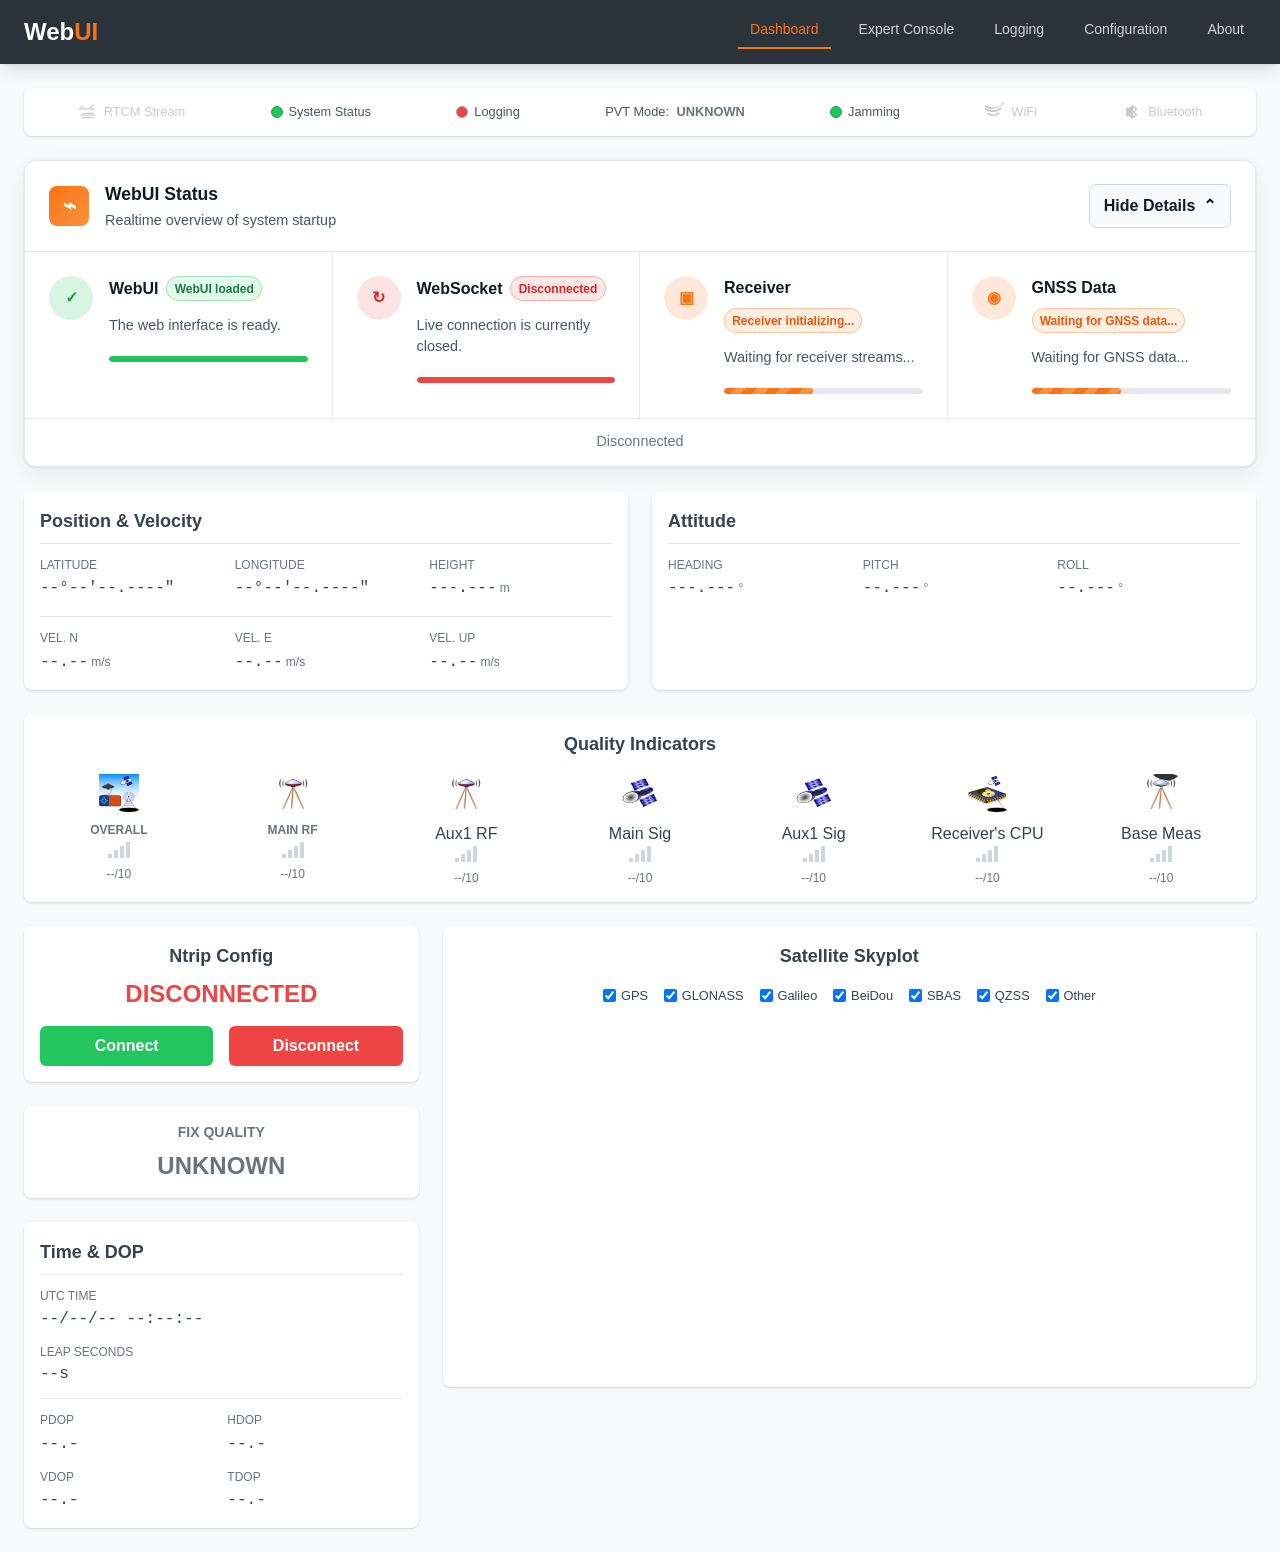
<file: data_src/index.html>
<!DOCTYPE html>
<html lang="en">
<head>
    <meta charset="UTF-8">
    <meta name="viewport" content="width=device-width, initial-scale=1.0">
    <title>WebUI - Septentrio Interface</title>
    <link href="style.css" rel="stylesheet">
    <script src="chart.js"></script>
    <style>
                /* --- CSS Navigation Mobile --- */
        nav .flex.items-center.justify-between {
            
            flex-direction: column; 
            height: auto;
            padding-bottom: 0.5rem;
        }

        
        nav .flex.space-x-1 {
            width: 100%;
            overflow-x: auto; 
            white-space: nowrap; 
            padding-bottom: 5px; 
            -webkit-overflow-scrolling: touch; 
            justify-content: flex-start; 
        }

        
        @media (min-width: 768px) {
            nav .flex.items-center.justify-between {
                flex-direction: row; 
                height: 4rem; 
                padding-bottom: 0;
            }
            nav .flex.space-x-1 {
                width: auto;
                overflow-x: visible;
                justify-content: flex-end;
            }
        }


        /* --- CSS Styles --- */
        body {
            font-family: 'Inter', sans-serif;
            background-color: #F8F9FA;
            color: #374151; /* gray-700 */
        }
        /*@import url('https://fonts.googleapis.com/css2?family=Inter:wght@400;500;600;700&display=swap');*/
        .septentrio-orange { color: #F97316; }
        .bg-septentrio-dark { background-color: #2A333A; }
        .nav-link {
            transition: all 0.3s ease;
            border-bottom: 2px solid transparent;
            cursor: pointer;
            padding: 0.5rem 0.75rem;
        }
        .nav-link.active {
            border-bottom-color: #F97316;
            color: #F97316;
        }
        .console-output {
            background-color: #111827; /* gray-900 */
            color: #9CA3AF; /* gray-400 */
            font-family: 'Courier New', Courier, monospace;
            height: 400px;
            overflow-y: scroll;
            border-radius: 0.5rem;
            padding: 1rem;
            white-space: pre-wrap;
            word-wrap: break-word;
            font-size: 0.875rem;
            border: 1px solid #374151;
        }
        .form-input, .form-select {
            margin-top: 0.25rem;
            display: block;
            width: 100%;
            padding: 0.5rem;
            border: 1px solid #D1D5DB; /* gray-300 */
            border-radius: 0.375rem;
            box-shadow: 0 1px 2px 0 rgba(0, 0, 0, 0.05);
            background-color: #FFF;
        }
        .chart-container {
            position: relative;
            height: auto;
            aspect-ratio: 1 / 1; 
            width: 100%;
            max-width: 350px; 
            margin: 0 auto;
        }
        canvas#skyplot {
            width: 100% !important;
            height: auto !important;
        }
        .quality-indicator-icon {
            height: 40px;
            width: auto;
            margin: 0 auto 0.5rem;
        }
        .status-bar {
            display: flex;
            justify-content: space-around;
            align-items: center;
            background-color: #FFF;
            padding: 0.75rem 1rem;
            border-radius: 0.5rem;
            box-shadow: 0 1px 3px 0 rgba(0, 0, 0, 0.1), 0 1px 2px 0 rgba(0, 0, 0, 0.06);
            margin-bottom: 1.5rem;

            flex-wrap: wrap; /* icons can wrap on smaller screens */
            gap: 10px; /* space between items */
        }
        .status-item {
            display: flex;
            align-items: center;
            white-space: norwrap; /* prevent text wrapping */
            margin: 2px 5px; /* small margin for better spacing when wrapping */
        }
        .status-icon {
            height: 20px;
            width: 20px;
            margin-right: 6px;
            color: #4B5563; /* Default gray */
        }
        .status-led {
            height: 12px;
            width: 12px;
            border-radius: 50%;
            display: inline-block;
            background-color: #EF4444; /* red-500 = inactive/off */
            transition: background-color 0.3s ease;
            margin-right: 6px;
            border: 1px solid #9CA3AF; /* gray-400 */
        }
        .status-led.active {
            background-color: #22C55E; /* green-500 = active/on */
            border-color: #16A34A; /* green-600 */
        }
        .status-led.warning {
            background-color: #F97316; /* orange-500 = warning */
            border-color: #EA580C; /* orange-600 */
        }
        .status-text {
            font-size: 0.8rem;
            color: #4B5563; /* gray-600 */
            font-weight: 500;
        }
        .command-input {
            background-color: #111827;
            color: #9CA3AF;
            font-family: 'Courier New', Courier, monospace;
            border: 1px solid #4B5563;
        }
        .status-inactive {
            opacity: 0.3;
            filter: grayscale(80%);
            transition: opacity 0.3s ease, filter 0.3s ease;
        }
        .pos-mode-label {
            display: flex;
            align-items: center;
            margin-bottom: 0.5rem;
            cursor: pointer;
        }
        .pos-mode-checkbox {
            margin-right: 0.5rem;
            width: 1rem;
            height: 1rem;
        }
        .data-box {
            background-color: #FFF;
            padding: 1rem;
            border-radius: 0.5rem;
            box-shadow: 0 1px 3px 0 rgba(0, 0, 0, 0.1), 0 1px 2px 0 rgba(0, 0, 0, 0.06);
        }
        .data-label {
            font-size: 0.75rem;
            color: #6B7280; /* gray-500 */
            margin-bottom: 0.1rem;
            text-transform: uppercase;
        }
        .data-value {
            font-size: 1rem;
            font-weight: 500;
            font-family: Consolas, 'Courier New', monospace;
        }
        .data-unit {
            font-size: 0.75rem;
            color: #6B7280;
            margin-left: 0.2rem;
        }
        .std-dev {
            font-size: 0.75rem;
            color: #9CA3AF; /* gray-400 */
            margin-left: 0.5rem;
            font-family: Consolas, 'Courier New', monospace;
        }
        .signal-bars {
            display: flex;
            align-items: flex-end;
            gap: 2px;
            height: 16px;
            width: 22px;
            margin: 0 auto 0.5rem;
        }
        .signal-bars .bar {
            width: 4px;
            background-color: #D1D5DB; /* gray-300 */
            transition: background-color 0.3s ease;
        }
        .signal-bars .bar:nth-child(1) { height: 25%; }
        .signal-bars .bar:nth-child(2) { height: 50%; }
        .signal-bars .bar:nth-child(3) { height: 75%; }
        .signal-bars .bar:nth-child(4) { height: 100%; }
        .signal-bars .bar.active {
            background-color: #22C55E; /* green-500 */
        }
        .skyplot-filters {
            display: flex;
            justify-content: center;
            flex-wrap: wrap;
            gap: 1rem;
            margin-bottom: 1rem;
            font-size: 0.8rem;
        }
        .skyplot-filters label {
            display: flex;
            align-items: center;
            cursor: pointer;
        }
        .skyplot-filters input[type="checkbox"] {
            margin-right: 0.3rem;
        }
        .velocity-section {
            margin-top: 1rem;
            padding-top: 0.75rem;
            border-top: 1px solid #E5E7EB; /* gray-200 */
        }
        button:disabled {
            opacity: 0.5;
            cursor: not-allowed;
        }
        @media (max-width: 640px) {
            
            .grid-cols-3 {
                grid-template-columns: 1fr !important;
            }

            
            .grid-cols-3 > div {
                margin-bottom: 0.75rem;
                border-bottom: 1px solid #f3f4f6; 
                padding-bottom: 0.5rem;
            }

           
            .grid-cols-3 > div:last-child {
                border-bottom: none;
                margin-bottom: 0;
            }

            
            .data-value {
                font-size: 0.9rem; 
            }
            
            
            .velocity-section {
                margin-top: 0.5rem;
                padding-top: 0.5rem;
            }
        }

    </style>

    <svg width="0" height="0" style="position:absolute;overflow:hidden">
        <defs>
            <linearGradient id="linearGradient8252">
                <stop style="stop-color:#008cff;stop-opacity:1;" offset="0" id="stop8254" />
                <stop style="stop-color:#ffffff;stop-opacity:0" offset="1" id="stop8256" />
            </linearGradient>
            <linearGradient inkscape:collect="always" xlink:href="#linearGradient8252" id="linearGradient9436" gradientUnits="userSpaceOnUse" gradientTransform="matrix(1.0300719,0,0,1.0838961,-0.82515181,-1.1940472)" x1="30.762699" y1="0.93893194" x2="30.819872" y2="44.779552" />
            <linearGradient id="linearGradient3915">
                <stop style="stop-color:#ff6600;stop-opacity:1;" offset="0" id="stop3917" />
                <stop style="stop-color:#ff6600;stop-opacity:0.41964287;" offset="1" id="stop3919" />
            </linearGradient>
            <linearGradient id="linearGradient4332">
                <stop style="stop-color:#323232;stop-opacity:1;" offset="0" id="stop4334" />
                <stop style="stop-color:#141414;stop-opacity:0;" offset="1" id="stop4336" />
            </linearGradient>
            <linearGradient id="linearGradient4027">
                <stop style="stop-color:#646464;stop-opacity:1;" offset="0" id="stop4029" />
                <stop id="stop4035" offset="0.25" style="stop-color:#ffffff;stop-opacity:1;" />
                <stop style="stop-color:#3c3c3c;stop-opacity:1;" offset="1" id="stop4031" />
            </linearGradient>
            <linearGradient id="linearGradient3924" osb:paint="gradient">
                <stop style="stop-color:#ffffff;stop-opacity:1;" offset="0" id="stop3926" />
                <stop id="stop3932" offset="0" style="stop-color:#ffffff;stop-opacity:0.8214286;" />
                <stop style="stop-color:#5a5a5a;stop-opacity:1;" offset="1" id="stop3928" />
            </linearGradient>
            <linearGradient id="linearGradient3914">
                <stop style="stop-color:#003dff;stop-opacity:1;" offset="0" id="stop3916" />
                <stop id="stop3922" offset="0.15277778" style="stop-color:#ffffff;stop-opacity:1;" />
                <stop style="stop-color:#0040ff;stop-opacity:1;" offset="1" id="stop3918" />
            </linearGradient>
            <linearGradient xlink:href="#linearGradient4027" id="linearGradient4033" x1="25.293507" y1="37.335463" x2="34.425609" y2="37.335463" gradientUnits="userSpaceOnUse" />
            <linearGradient id="linearGradient3924-9">
                <stop style="stop-color:#ffffff;stop-opacity:1;" offset="0" id="stop3926-4" />
                <stop id="stop3932-6" offset="0.43055555" style="stop-color:#ffffff;stop-opacity:0.51376146;" />
                <stop style="stop-color:#000000;stop-opacity:1;" offset="1" id="stop3928-0" />
            </linearGradient>
            <radialGradient xlink:href="#linearGradient3924-9" id="radialGradient3930-4" cx="29.887489" cy="31.512489" fx="29.887489" fy="31.512489" r="20.112511" gradientTransform="matrix(1,0,0,0.12367979,0,27.615031)" gradientUnits="userSpaceOnUse" />
            <linearGradient id="linearGradient4332-8">
                <stop style="stop-color:#323232;stop-opacity:1;" offset="0" id="stop4334-8" />
                <stop style="stop-color:#141414;stop-opacity:0;" offset="1" id="stop4336-2" />
            </linearGradient>
            <linearGradient xlink:href="#linearGradient4332-8" id="linearGradient4034" gradientUnits="userSpaceOnUse" x1="-36.825169" y1="26.679296" x2="-28.345224" y2="26.679296" />
            <linearGradient id="linearGradient4332-8-1">
                <stop style="stop-color:#323232;stop-opacity:1;" offset="0" id="stop4334-8-2" />
                <stop style="stop-color:#141414;stop-opacity:0;" offset="1" id="stop4336-2-6" />
            </linearGradient>
            <linearGradient xlink:href="#linearGradient4332-8-1" id="linearGradient4024" gradientUnits="userSpaceOnUse" x1="-36.825169" y1="26.679296" x2="-28.345224" y2="26.679296" />
            <linearGradient id="linearGradient4332-4">
                <stop style="stop-color:#323232;stop-opacity:1;" offset="0" id="stop4334-9" />
                <stop style="stop-color:#141414;stop-opacity:0;" offset="1" id="stop4336-4" />
            </linearGradient>
            <linearGradient xlink:href="#linearGradient4332-4" id="linearGradient4022" gradientUnits="userSpaceOnUse" x1="-36.825169" y1="26.679296" x2="-28.345224" y2="26.679296" />
            <linearGradient xlink:href="#linearGradient4332" id="linearGradient4032" gradientUnits="userSpaceOnUse" x1="-36.825169" y1="26.679296" x2="-28.345224" y2="26.679296" />
            <radialGradient xlink:href="#linearGradient3915" id="radialGradient4036" gradientUnits="userSpaceOnUse" gradientTransform="matrix(1,0,0,0.97196917,1.0470641,2.7823552)" cx="32.1875" cy="36.5625" fx="32.1875" fy="36.5625" r="17.8375" />
            <linearGradient id="linearGradient3914-0">
                <stop id="stop3922-6" offset="0" style="stop-color:#ffffff;stop-opacity:1;" />
                <stop style="stop-color:#0040ff;stop-opacity:1;" offset="1" id="stop3918-3" />
            </linearGradient>
            <linearGradient id="linearGradient3914-54">
                <stop style="stop-color:#003dff;stop-opacity:1;" offset="0" id="stop3916-20" />
                <stop id="stop3922-97" offset="0.15277778" style="stop-color:#ffffff;stop-opacity:1;" />
                <stop style="stop-color:#0040ff;stop-opacity:1;" offset="1" id="stop3918-37" />
            </linearGradient>
            <radialGradient xlink:href="#linearGradient3914-54" id="radialGradient5711" gradientUnits="userSpaceOnUse" gradientTransform="matrix(1.5269775,0.03895047,-0.00745307,0.29218313,-6.7476869,4.9990089)" cx="22.934408" cy="26.958273" fx="22.934408" fy="26.958273" r="20.1" />
            <linearGradient id="linearGradient3914-0-6-1">
                <stop id="stop3922-6-5-2" offset="0" style="stop-color:#ffffff;stop-opacity:1;" />
                <stop style="stop-color:#0040ff;stop-opacity:1;" offset="1" id="stop3918-3-7-0" />
            </linearGradient>
            <radialGradient r="20.1" fy="27.657181" fx="23.704741" cy="27.657181" cx="23.704741" gradientTransform="matrix(1.5204315,0.14651053,-0.1443693,1.4982112,-2.8534869,-31.072431)" gradientUnits="userSpaceOnUse" id="radialGradient5785" xlink:href="#linearGradient3914-0-6-1" />
            <linearGradient id="linearGradient7235">
                <stop style="stop-color:#ffffff;stop-opacity:1;" offset="0" id="stop7237" />
                <stop id="stop7245" offset="0.5" style="stop-color:#000084;stop-opacity:1;" />
                <stop style="stop-color:#ffffff;stop-opacity:1;" offset="1" id="stop7239" />
            </linearGradient>
            <linearGradient id="linearGradient7199">
                <stop style="stop-color:#000084;stop-opacity:1;" offset="0" id="stop7201" />
                <stop id="stop7217" offset="0.34722221" style="stop-color:#a3a3ff;stop-opacity:1;" />
                <stop style="stop-color:#000082;stop-opacity:1;" offset="1" id="stop7203" />
            </linearGradient>
            <linearGradient id="linearGradient6022">
                <stop id="stop6024" offset="0" style="stop-color:#3c3c3c;stop-opacity:1;" />
                <stop style="stop-color:#ffffff;stop-opacity:1;" offset="0.2638889" id="stop6032" />
                <stop id="stop6026" offset="1" style="stop-color:#3c3c3c;stop-opacity:1;" />
            </linearGradient>
            <radialGradient xlink:href="#linearGradient7199" id="radialGradient7211" cx="43.454048" cy="38.630155" fx="43.454048" fy="38.630155" r="12.099209" gradientTransform="matrix(1,0,0,0.53808443,0,17.84387)" gradientUnits="userSpaceOnUse" />
            <linearGradient xlink:href="#linearGradient7235" id="linearGradient7241" x1="38.488468" y1="14.636974" x2="53.132465" y2="38.425556" gradientUnits="userSpaceOnUse" />
            <linearGradient xlink:href="#linearGradient7235" id="linearGradient7253" x1="14.538378" y1="18.625748" x2="33.566643" y2="50.268776" gradientUnits="userSpaceOnUse" />
            <radialGradient xlink:href="#linearGradient7199" id="radialGradient7213" cx="45.443755" cy="42.378019" fx="45.443755" fy="42.378019" r="12.022013" gradientTransform="matrix(1,0,0,0.55295756,0,18.944773)" gradientUnits="userSpaceOnUse" />
            <radialGradient xlink:href="#linearGradient7199" id="radialGradient7215" cx="47.432466" cy="46.124008" fx="47.432466" fy="46.124008" r="11.944893" gradientTransform="matrix(1,0,0,0.56800773,0,19.925215)" gradientUnits="userSpaceOnUse" />
            <radialGradient xlink:href="#linearGradient7199" id="radialGradient7205" cx="29.701877" cy="12.726216" fx="29.701877" fy="12.726216" r="12.633773" gradientTransform="matrix(1,0,0,0.44007131,0,7.1257734)" gradientUnits="userSpaceOnUse" />
            <radialGradient xlink:href="#linearGradient7199" id="radialGradient7207" cx="31.698476" cy="16.487062" fx="31.698476" fy="16.487062" r="12.556053" gradientTransform="matrix(1,0,0,0.45380372,0,9.0051717)" gradientUnits="userSpaceOnUse" />
            <radialGradient xlink:href="#linearGradient7199" id="radialGradient7209" cx="33.694072" cy="20.246016" fx="33.694072" fy="20.246016" r="12.47841" gradientTransform="matrix(1,0,0,0.46769326,0,10.777091)" gradientUnits="userSpaceOnUse" />
            <linearGradient id="linearGradient7544">
                <stop style="stop-color:#3c3c3c;stop-opacity:1;" offset="0" id="stop7546" />
                <stop id="stop7548" offset="1" style="stop-color:#ffffff;stop-opacity:1;" />
            </linearGradient>
            <radialGradient xlink:href="#linearGradient7544" id="radialGradient7552" cx="17.25" cy="37.494015" fx="17.25" fy="37.494015" r="12.077639" gradientTransform="matrix(0.86584719,-0.3413143,0.24478986,0.62098371,-6.8640196,20.098517)" gradientUnits="userSpaceOnUse" />
            <radialGradient xlink:href="#linearGradient7554" id="radialGradient7560" cx="26.460627" cy="35.249748" fx="26.460627" fy="35.249748" r="15.985858" gradientTransform="matrix(0.12330133,0.26027967,-1.86066,0.88144351,88.785792,-2.7080781)" gradientUnits="userSpaceOnUse" />
            <linearGradient id="linearGradient4942">
                <stop style="stop-color:#ffd418;stop-opacity:1;" offset="0" id="stop4944" />
                <stop style="stop-color:#ffffff;stop-opacity:1;" offset="1" id="stop4946" />
            </linearGradient>
            <linearGradient id="linearGradient4930">
                <stop style="stop-color:#ffff18;stop-opacity:1;" offset="0" id="stop4932" />
                <stop style="stop-color:#ffffff;stop-opacity:1;" offset="1" id="stop4934" />
            </linearGradient>
            <linearGradient id="linearGradient4830">
                <stop style="stop-color:#00328b;stop-opacity:1;" offset="0" id="stop4832" />
                <stop style="stop-color:#ffffff;stop-opacity:0;" offset="1" id="stop4834" />
            </linearGradient>
            <linearGradient inkscape:collect="always" xlink:href="#linearGradient4830" id="linearGradient4836" x1="56.996334" y1="37.584034" x2="-0.46924052" y2="41.055283" gradientUnits="userSpaceOnUse" gradientTransform="translate(0,-11.313708)" />
            <radialGradient inkscape:collect="always" xlink:href="#linearGradient4942" id="radialGradient4948" cx="33.632776" cy="38.076023" fx="33.632776" fy="38.076023" r="4.7410555" gradientTransform="matrix(1,0,0,0.53039054,0,6.5671511)" gradientUnits="userSpaceOnUse" />
            <radialGradient inkscape:collect="always" xlink:href="#linearGradient4942" id="radialGradient4950" cx="24.364275" cy="38.98611" fx="24.364275" fy="38.98611" r="8.5667415" gradientTransform="matrix(1,0,0,0.4310276,0,10.868313)" gradientUnits="userSpaceOnUse" />
            <radialGradient inkscape:collect="always" xlink:href="#linearGradient4942" id="radialGradient4952" cx="34.644005" cy="43.202068" fx="34.644005" fy="43.202068" r="11.795795" gradientTransform="matrix(1.6011387,0.06165525,-0.01730507,0.44939909,-20.078237,10.337404)" gradientUnits="userSpaceOnUse" />
        </defs>
    </svg>
</head>

<body class="text-gray-700">
    <div id="app" class="flex flex-col min-h-screen">
        <header class="bg-septentrio-dark shadow-lg sticky top-0 z-50">
             <nav class="container mx-auto px-6">
                 <div class="flex items-center justify-between h-16">
                     <div class="flex items-center">
                         <span class="font-bold text-2xl text-white">Web<span class="septentrio-orange">UI</span></span>
                     </div>
                     <div class="flex space-x-1 sm:space-x-4 text-gray-300">
                         <a href="#dashboard" class="nav-link text-sm font-medium active">Dashboard</a>
                         <a href="#expert-console" class="nav-link text-sm font-medium">Expert Console</a>
                         <a href="#logging" class="nav-link text-sm font-medium">Logging</a>
                         <a href="#config" class="nav-link text-sm font-medium">Configuration</a>
                         <a href="#about" class="nav-link text-sm font-medium">About</a>
                     </div>
                 </div>
             </nav>
        </header>

        <main class="flex-grow container mx-auto p-4 md:p-6">
            <div class="status-bar">
                    <div id="status-rtcm" class="status-item status-inactive">
                        <svg class="status-icon" xmlns="http://www.w3.org/2000/svg" viewBox="0 0 24 24" fill="currentColor"><path d="M4.002 8.25a.75.75 0 01.75-.75h14.5a.75.75 0 010 1.5H4.752a.75.75 0 01-.75-.75zm.748 5.25a.75.75 0 01.75-.75h13.004a.75.75 0 010 1.5H5.5a.75.75 0 01-.75-.75zm1.746-9.312a.75.75 0 01.006 1.06l-4.004 4.005a.75.75 0 01-1.06-1.06l4.004-4.005a.75.75 0 011.054 0zm11.99 0a.75.75 0 00-1.06-1.06l-4.005 4.005a.75.75 0 101.06 1.06l4.005-4.005zM3 15.75a.75.75 0 01.75-.75h16.5a.75.75 0 010 1.5H3.75a.75.75 0 01-.75-.75zm.748 3.003a.75.75 0 01.75-.75h14.5a.75.75 0 010 1.5H4.752a.75.75 0 01-.75-.75z"/></svg>
                        <span class="status-text">RTCM Stream</span>
                    </div>
                    <div id="status-system" class="status-item">
                        <span id="system-status-led" class="status-led active"></span>
                        <span class="status-text">System Status</span>
                    </div>
                    <div class="status-item">
                        <span id="logging-led" class="status-led"></span>
                        <span class="status-text">Logging</span>
                    </div>
                    <div class="status-item">
                        <span class="status-text">PVT Mode: <strong id="pvt-mode-status" class="ml-1 text-gray-500">NO FIX</strong></span>
                    </div>
                    <div id="status-jamming" class="status-item">
                        <span id="jamming-led" class="status-led"></span> <span class="status-text">Jamming</span>
                    </div>
                    <div id="status-wifi" class="status-item status-inactive">
                        <svg class="status-icon" xmlns="http://www.w3.org/2000/svg" viewBox="0 0 24 24" fill="currentColor"><path d="M12.001 16.5c.34 0 .68-.05 1.01-.14 1.31-.39 2.61-.98 3.84-1.78l.19-.13c.48-.32.55-.99.14-1.4l-.09-.09c-.41-.41-1.07-.48-1.48-.15l-.23.18c-1.63 1.29-3.52 1.89-5.4 1.89s-3.77-.6-5.4-1.89l-.23-.18c-.41-.32-1.07-.26-1.48.15l-.09.09c-.41.41-.34 1.08.14 1.4l.19.13c1.23.8 2.53 1.39 3.84 1.78.33.09.67.14 1.01.14zm0-4.5c.37 0 .73-.05 1.08-.15 2.2-.62 4.25-1.61 5.99-2.98l.19-.15c.44-.35.5-.99.11-1.4l-.09-.09c-.41-.41-1.07-.48-1.48-.15l-.23.18c-2.43 1.9-5.4 2.59-8.4 2.59s-5.97-.69-8.4-2.59l-.23-.18c-.41-.32-1.07-.26-1.48.15l-.09.09c-.41.41-.34 1.08.11 1.4l.19.15c1.74 1.37 3.79 2.36 5.99 2.98.35.1.71.15 1.08.15zm0-4.5c.4 0 .78-.05 1.15-.15 3.33-.94 6.33-2.52 8.8-4.63l.19-.16c.42-.36.47-.99.09-1.4l-.09-.09c-.41-.41-1.07-.48-1.48-.15L20.4 2.6c-3.1 2.5-6.8 3.9-10.6 3.9s-7.5-1.4-10.6-3.9l-.23-.18c-.41-.32-1.07-.26-1.48.15l-.09.09c-.41.41-.34 1.08.09 1.4l.19.16c2.47 2.11 5.47 3.69 8.8 4.63.37.1.75.15 1.15.15z"/></svg>
                        <span class="status-text">WiFi</span>
                    </div>
                    <div id="status-bt" class="status-item status-inactive">
                        <svg class="status-icon" xmlns="http://www.w3.org/2000/svg" viewBox="0 0 24 24" fill="currentColor"><path d="M13.12 4.062a1.125 1.125 0 00-1.24 0L7.13 7.828l-.071.057V7.5a1.125 1.125 0 00-2.25 0v9a1.125 1.125 0 002.25 0v-.385l.071.057L11.88 20.01a1.125 1.125 0 001.24 0l4.742-3.793a1.125 1.125 0 000-1.815l-3.23-2.583 3.23-2.583a1.125 1.125 0 000-1.815l-4.742-3.793zM13.5 6.47l2.81 2.247-2.81 2.248V6.47zm0 11.06v-4.495l2.81 2.248-2.81 2.247z"/></svg>
                        <span class="status-text">Bluetooth</span>
                    </div>

                </div>

            <div id="startup-status-panel" class="startup-panel startup-open">
                <div class="startup-header">
                    <div class="startup-title-block">
                        <div class="startup-icon">⌁</div>
                        <div>
                            <div class="startup-title">WebUI Status</div>
                            <div class="startup-subtitle">Realtime overview of system startup</div>
                        </div>
                    </div>

                    <button id="startup-toggle" class="startup-toggle" type="button">
                        <span id="startup-toggle-text">Hide Details</span>
                        <span id="startup-toggle-icon">⌃</span>
                    </button>
                </div>

                <div id="startup-details" class="startup-details">
                    <div class="startup-step startup-ok" id="state-webui">
                        <div class="startup-step-icon">✓</div>
                        <div class="startup-step-content">
                            <div class="startup-step-title">
                                WebUI <span class="startup-badge">Loaded</span>
                            </div>
                            <div class="startup-step-text">The web interface is ready.</div>
                            <div class="startup-progress"><div></div></div>
                        </div>
                    </div>

                    <div class="startup-step startup-wait" id="state-websocket">
                        <div class="startup-step-icon">↻</div>
                        <div class="startup-step-content">
                            <div class="startup-step-title">
                                WebSocket <span class="startup-badge">Connecting</span>
                            </div>
                            <div class="startup-step-text">Waiting for live connection...</div>
                            <div class="startup-progress"><div></div></div>
                        </div>
                    </div>

                    <div class="startup-step startup-wait" id="state-receiver">
                        <div class="startup-step-icon">▣</div>
                        <div class="startup-step-content">
                            <div class="startup-step-title">
                                Receiver <span class="startup-badge">Initializing</span>
                            </div>
                            <div class="startup-step-text">Waiting for receiver streams...</div>
                            <div class="startup-progress"><div></div></div>
                        </div>
                    </div>

                    <div class="startup-step startup-wait" id="state-gnss">
                        <div class="startup-step-icon">◉</div>
                        <div class="startup-step-content">
                            <div class="startup-step-title">
                                GNSS Data <span class="startup-badge">Waiting</span>
                            </div>
                            <div class="startup-step-text">Waiting for GNSS data...</div>
                            <div class="startup-progress"><div></div></div>
                        </div>
                    </div>
                </div>

                <div class="startup-footer">
                    <span id="startup-uptime">WebUI ready</span>
                </div>
            </div>

            <div id="dashboard" class="view space-y-6">
                <div class="grid grid-cols-1 md:grid-cols-2 gap-6">
                    <div class="data-box">
                        <h2 class="text-lg font-semibold mb-3 border-b pb-2">Position & Velocity</h2>
                        <div class="grid grid-cols-3 gap-3">
                            <div><div class="data-label">Latitude</div><span id="latitude" class="data-value">--°--'--.----"</span><span id="latitude-std" class="std-dev"></span></div>
                            <div><div class="data-label">Longitude</div><span id="longitude" class="data-value">--°--'--.----"</span><span id="longitude-std" class="std-dev"></span></div>
                            <div><div class="data-label">Height</div><span id="altitude" class="data-value">---.--</span><span class="data-unit">m</span><span id="altitude-std" class="std-dev"></span></div>
                        </div>
                        <div class="velocity-section grid grid-cols-3 gap-3">
                             <div><div class="data-label">Vel. N</div><span id="velocity-n" class="data-value">--.--</span><span class="data-unit">m/s</span><span id="velocity-n-std" class="std-dev"></span></div>
                             <div><div class="data-label">Vel. E</div><span id="velocity-e" class="data-value">--.--</span><span class="data-unit">m/s</span><span id="velocity-e-std" class="std-dev"></span></div>
                             <div><div class="data-label">Vel. Up</div><span id="velocity-u" class="data-value">--.--</span><span class="data-unit">m/s</span><span id="velocity-u-std" class="std-dev"></span></div>
                        </div>
                    </div>
                    <div class="data-box">
                        <h2 class="text-lg font-semibold mb-3 border-b pb-2">Attitude</h2>
                         <div class="grid grid-cols-3 gap-3">
                            <div><div class="data-label">Heading</div><span id="heading" class="data-value">---.--</span><span class="data-unit">°</span><span id="heading-std" class="std-dev"></span></div>
                            <div><div class="data-label">Pitch</div><span id="pitch" class="data-value">--.--</span><span class="data-unit">°</span><span id="pitch-std" class="std-dev"></span></div>
                            <div><div class="data-label">Roll</div><span id="roll" class="data-value">--.--</span><span class="data-unit">°</span><span id="roll-std" class="std-dev"></span></div>
                        </div>
                    </div>
                </div>
                
                <div class="data-box">
                    <h2 class="text-lg font-semibold text-center mb-4">Quality Indicators</h2>
                    <div class="grid grid-cols-2 sm:grid-cols-3 md:grid-cols-7 gap-4 text-center">
                        
                        <div>
                            <svg class="quality-indicator-icon" viewBox="0 0 64 64" version="1.1" xmlns="http://www.w3.org/2000/svg">
                                <rect style="fill:url(#linearGradient9436);fill-opacity:1;stroke:none" id="rect8250" width="64.626358" height="64.519493" x="-0.16300273" y="0.032689419" />
                                <rect style="fill:#d54d13;fill-opacity:1;stroke:none" id="rect8339" width="34.407955" height="16.970438" x="0.6583209" y="34.422966" ry="2.9581499" />
                                <rect style="fill:#054391;fill-opacity:1;stroke:none" id="rect8339-8" width="15.102135" height="16.970438" x="0.6583209" y="34.422966" ry="2.9581499" />
                                <rect style="fill:none;stroke:#000000;stroke-width:0.51378393;stroke-miterlimit:4;stroke-opacity:1;stroke-dasharray:none" id="rect8339-81" width="34.407955" height="16.970438" x="0.6583209" y="34.422966" ry="2.9581499" />
                                <path style="fill:none;stroke:#ffffff;stroke-width:0.44699201;stroke-linecap:butt;stroke-linejoin:miter;stroke-miterlimit:4;stroke-opacity:1;stroke-dasharray:none" d="m 8.1242437,37.131969 -1.178667,3.544606 -1.5486139,-0.774306 0.7743062,1.548613 -3.5532086,1.187271 3.5532086,1.187271 -0.7743062,1.548614 1.5486139,-0.774307 1.178667,3.544606 1.178669,-3.544606 1.5572173,0.774307 -0.774307,-1.557217 3.544606,-1.178668 -3.544606,-1.178666 0.774307,-1.557218 -1.5572173,0.774306 -1.178669,-3.544606 z" id="path8887" />
                                <g id="g5495" transform="matrix(0.35529537,0,0,0.36407979,13.680258,44.476471)" style="fill:#3c3c3c;fill-opacity:1">
                                <path sodipodi:nodetypes="ccccccc" inkscape:connector-curvature="0" id="path2995-1" d="m -24.565922,-66.813673 c 0,-1.372892 26.256587,-13.728918 27.468867,-13.750982 1.533504,0.02206 27.446806,12.37809 27.446806,13.750982 0,2.745784 0,1.372892 0,2.745784 0,1.372892 -21.96627,8.237351 -27.457837,8.237351 -5.491567,0 -27.457836,-6.864459 -27.457836,-8.237351 z" style="fill:#3c3c3c;fill-opacity:1;stroke:none" />
                                <g transform="matrix(1.3728918,0,0,1.3728918,-38.123198,-106.62754)" style="fill:#3c3c3c;fill-opacity:1;stroke:none" id="g4022-0">
                                <path style="fill:#3c3c3c;fill-opacity:1;stroke:none" d="m 28.345422,36.624547 -0.373677,-0.355429 -2.242062,0 -0.373676,0.355429 0,1.421719 0.373676,0.35543 2.242062,0 0.373677,-0.35543 z" id="path3956-9" inkscape:connector-curvature="0" />
                                <path style="fill:#3c3c3c;fill-opacity:1;stroke:none" d="m 31.354345,36.624659 -0.373677,-0.35543 -2.242062,0 -0.373677,0.35543 0,1.421719 0.373677,0.355429 2.242062,0 0.373677,-0.355429 z" id="path3956-6-5" inkscape:connector-curvature="0" />
                                <path style="fill:#3c3c3c;fill-opacity:1;stroke:none" d="m 34.363109,36.624659 -0.373676,-0.35543 -2.242062,0 -0.373677,0.35543 0,1.421719 0.373677,0.355429 2.242062,0 0.373676,-0.355429 z" id="path3956-0-8" inkscape:connector-curvature="0" />
                                </g>
                                <path transform="matrix(1.0793325,0.12843399,3.1379949,-1.3728918,-135.03263,-16.124101)" d="m 41,34.81818 c 0,0.451869 -0.732625,0.818182 -1.636364,0.818182 -0.903739,0 -1.636364,-0.366313 -1.636364,-0.818182 0,-0.451869 0.732625,-0.818182 1.636364,-0.818182 0.903739,0 1.636364,0.366313 1.636364,0.818182 z" sodipodi:ry="0.81818181" sodipodi:rx="1.6363636" sodipodi:cy="34.81818" sodipodi:cx="39.363636" id="path4120-9" style="fill:#3c3c3c;fill-opacity:1;stroke:none" sodipodi:type="arc" />
                                <rect y="-59.233665" x="15.174698" height="4.6801949" width="3.0767946" id="rect4037-0" style="fill:#3c3c3c;fill-opacity:1;stroke:none" />
                                </g>
                                <path style="fill:url(#radialGradient9401);fill-opacity:1;stroke:#3c3c3c;stroke-width:0.09875506;stroke-linecap:round;stroke-linejoin:round;stroke-miterlimit:4;stroke-opacity:1;stroke-dasharray:none" d="m 4.5606038,20.47018 c 0,-0.499842 9.3288432,-4.998422 9.7595612,-5.006456 0.544847,0.0081 9.751724,4.506614 9.751724,5.006456 0,0.999685 0,0.499842 0,0.999685 0,0.499841 -7.804514,2.999052 -9.755644,2.999052 -1.951128,0 -9.7556412,-2.499211 -9.7556412,-2.999052 z" id="path2995" inkscape:connector-curvature="0" sodipodi:nodetypes="ccccccc" />
                                <path style="fill:url(#radialGradient9396);fill-opacity:1;stroke:url(#linearGradient9398);stroke-width:0.08048538;stroke-linecap:round;stroke-linejoin:round;stroke-miterlimit:4;stroke-opacity:1;stroke-dasharray:none" d="m 4.5514634,20.523282 0,0.999684 0.091456,0 c 0.3039959,0.786089 4.5346652,1.405807 9.7251556,1.405807 5.1531,0 9.367151,-0.612116 9.725156,-1.390187 l 0,-1.015304 -0.04573,0 c -0.313462,0.784697 -4.541163,1.405807 -9.725156,1.405807 -5.1839936,0 -9.4116932,-0.62111 -9.7251564,-1.405807 l -0.045735,0 z" id="rect3853" inkscape:connector-curvature="0" />
                                <g id="g4022" style="fill:url(#linearGradient9417);fill-opacity:1" transform="matrix(0.48778209,0,0,0.49984216,-0.25623343,5.9747572)">
                                <path inkscape:connector-curvature="0" id="path3956" d="m 28.345422,36.624547 -0.373677,-0.355429 -2.242062,0 -0.373676,0.355429 0,1.421719 0.373676,0.35543 2.242062,0 0.373677,-0.35543 z" style="fill:url(#linearGradient9411);fill-opacity:1;stroke:#000000;stroke-width:0.07288782;stroke-linecap:butt;stroke-linejoin:miter;stroke-miterlimit:4;stroke-opacity:1;stroke-dasharray:none" />
                                <path inkscape:connector-curvature="0" id="path3956-6" d="m 31.354345,36.624659 -0.373677,-0.35543 -2.242062,0 -0.373677,0.35543 0,1.421719 0.373677,0.355429 2.242062,0 0.373677,-0.355429 z" style="fill:url(#linearGradient9413);fill-opacity:1;stroke:#000000;stroke-width:0.07288782;stroke-linecap:butt;stroke-linejoin:miter;stroke-miterlimit:4;stroke-opacity:1;stroke-dasharray:none" />
                                <path inkscape:connector-curvature="0" id="path3956-0" d="m 34.363109,36.624659 -0.373676,-0.35543 -2.242062,0 -0.373677,0.35543 0,1.421719 0.373677,0.355429 2.242062,0 0.373676,-0.355429 z" style="fill:url(#linearGradient9415);fill-opacity:1;stroke:#000000;stroke-width:0.07288782;stroke-linecap:butt;stroke-linejoin:miter;stroke-miterlimit:4;stroke-opacity:1;stroke-dasharray:none" />
                                </g>
                                <path sodipodi:type="arc" style="fill:#ffc900;fill-opacity:1;stroke:#ffff3c;stroke-width:0.163;stroke-linecap:round;stroke-linejoin:round;stroke-miterlimit:4;stroke-opacity:1;stroke-dasharray:none" id="path4120" sodipodi:cx="39.363636" sodipodi:cy="34.81818" sodipodi:rx="1.6363636" sodipodi:ry="0.81818181" d="m 41,34.81818 a 1.6363636,0.81818181 0 1 1 -3.272728,0 1.6363636,0.81818181 0 1 1 3.272728,0 z" transform="matrix(0.38348185,0.04676022,1.1149151,-0.49984216,-34.687705,38.925228)" />
                                <rect style="fill:#ffff85;fill-opacity:1;stroke:#ffc600;stroke-width:0.06892965;stroke-linecap:round;stroke-linejoin:round;stroke-miterlimit:4;stroke-opacity:1;stroke-dasharray:none" id="rect4037" width="1.0931709" height="1.7039644" x="18.68026" y="23.229908" />
                                <text transform="matrix(0.91419371,0,0,2.0160757,-3.6677631,-11.732056)" xml:space="preserve" style="font-size:8px;font-style:normal;font-variant:normal;font-weight:normal;font-stretch:normal;text-align:center;line-height:100%;letter-spacing:0px;word-spacing:0px;writing-mode:lr-tb;text-anchor:middle;fill:#ffffff;fill-opacity:1;stroke:none;font-family:Sans;-inkscape-font-specification:Sans" id="text4039" sodipodi:linespacing="100%"><textPath xlink:href="#path4092" startOffset="50%" id="textPath4107">SSN</textPath></text>
                                <path style="fill:none;stroke:#000000;stroke-width:0.3634879px;stroke-linecap:butt;stroke-linejoin:miter;stroke-opacity:1" d="m 19.280917,24.98824 c -0.05538,5.233214 -0.231728,5.644732 -2.846179,6.817195 -3.818056,1.547245 -8.0593364,0.765706 -9.0100029,3.070664" id="path4130" inkscape:connector-curvature="0" sodipodi:nodetypes="ccc" />
                                <path style="fill:none;stroke:#000000;stroke-width:0.45504004px;stroke-linecap:butt;stroke-linejoin:miter;stroke-opacity:1" d="m 35.946492,55.134759 c 0,0 7.73568,-8.19072 11.376002,-18.201599" id="path7574" inkscape:connector-curvature="0" sodipodi:nodetypes="cc" />
                                <path style="fill:none;stroke:#000000;stroke-width:0.45830721px;stroke-linecap:butt;stroke-linejoin:miter;stroke-opacity:1" d="m 39.680705,50.584359 15.694323,0" id="path7576" inkscape:connector-curvature="0" />
                                <path style="fill:none;stroke:#000000;stroke-width:0.44017154px;stroke-linecap:butt;stroke-linejoin:miter;stroke-opacity:1" d="m 42.372319,46.944039 10.644724,0" id="path7578" inkscape:connector-curvature="0" />
                                <path sodipodi:type="arc" style="fill:#050d09;fill-opacity:1;stroke:none" id="path7584" sodipodi:cx="30" sodipodi:cy="17" sodipodi:rx="2" sodipodi:ry="2" d="m 32,17 a 2,2 0 1 1 -4,0 2,2 0 1 1 4,0 z" transform="matrix(0.57914183,0,0,0.57914183,30.162917,26.322455)" />
                                <path style="fill:none;stroke:#000000;stroke-width:0.43749523px;stroke-linecap:butt;stroke-linejoin:miter;stroke-opacity:1" d="m 44.189896,43.75876 6.730034,0" id="path7580" inkscape:connector-curvature="0" />
                                <g id="g8220" transform="matrix(0.45504,0,0,0.45504,34.076108,28.417591)">
                                <path inkscape:connector-curvature="0" id="path8171" d="m 32.475867,1.6095523 c 9.419712,1.0511314 16.704502,8.1548439 16.704502,16.7616517 l 0,0 0,0 c 0,8.606808 -7.28479,15.71052 -16.704502,16.761652" style="fill:none;stroke:#0000ff;stroke-width:0.69999999;stroke-miterlimit:4;stroke-opacity:1;stroke-dasharray:none" />
                                <path inkscape:connector-curvature="0" id="path8167" d="M 27.429892,35.109084 C 18.1093,33.978821 10.929574,26.915721 10.929574,18.371204 c 0,-8.5445168 7.179726,-15.6076171 16.500318,-16.73788" style="fill:none;stroke:#0000ff;stroke-width:0.69999999;stroke-miterlimit:4;stroke-opacity:1;stroke-dasharray:none" />
                                <path inkscape:connector-curvature="0" id="path8189" d="m 32.544502,7.1044474 c 5.639291,1.1128108 9.871516,5.7856736 9.871516,11.3812926 l 0,0 0,0 c 0,5.596616 -4.233732,10.270146 -9.874528,11.381888" style="fill:none;stroke:#0000ff;stroke-width:0.69999999;stroke-miterlimit:4;stroke-opacity:1;stroke-dasharray:none" />
                                <path inkscape:connector-curvature="0" id="path8185" d="m 27.367443,29.867628 c -5.640795,-1.111742 -9.874527,-5.785272 -9.874527,-11.381888 0,-5.595619 4.232225,-10.2684818 9.871516,-11.3812925" style="fill:none;stroke:#0000ff;stroke-width:0.69999999;stroke-miterlimit:4;stroke-opacity:1;stroke-dasharray:none" />
                                <path inkscape:connector-curvature="0" id="path8180" d="M 32.48001,4.5244773 C 40.210415,5.4918695 46.155836,11.361405 46.155836,18.45768 l 0,0 0,0 c 0,7.096274 -5.945421,12.96581 -13.675826,13.933203" style="fill:none;stroke:#0000ff;stroke-width:0.69999999;stroke-miterlimit:4;stroke-opacity:1;stroke-dasharray:none" />
                                <path inkscape:connector-curvature="0" id="path8176" d="M 27.439413,32.316193 C 19.969827,31.152166 14.295417,25.390333 14.295417,18.45768 c 0,-6.932653 5.674411,-12.6944866 13.143996,-13.8585128" style="fill:none;stroke:#0000ff;stroke-width:0.69999999;stroke-miterlimit:4;stroke-opacity:1;stroke-dasharray:none" />
                                <path inkscape:connector-curvature="0" id="path8198" d="m 32.507941,9.9729992 c 3.952332,1.0719348 6.841042,4.4774228 6.841042,8.5127408 l 0,0 0,0 c 0,4.035318 -2.88871,7.440806 -6.841043,8.512741" style="fill:none;stroke:#0000ff;stroke-width:0.69999999;stroke-miterlimit:4;stroke-opacity:1;stroke-dasharray:none" />
                                <path inkscape:connector-curvature="0" id="path8194" d="m 27.382922,27.046235 c -4.045815,-1.015181 -7.023981,-4.463171 -7.023981,-8.560495 0,-4.097323 2.978166,-7.545313 7.023981,-8.5604948" style="fill:none;stroke:#0000ff;stroke-width:0.69999999;stroke-miterlimit:4;stroke-opacity:1;stroke-dasharray:none" />
                                </g>
                                <path style="fill:none;stroke:#000000;stroke-width:0.45504004px;stroke-linecap:butt;stroke-linejoin:miter;stroke-opacity:1" d="m 59.153532,55.134759 c 0,0 -7.73568,-8.19072 -11.375998,-18.201599" id="path7574-9" inkscape:connector-curvature="0" sodipodi:nodetypes="cc" />
                                <path sodipodi:type="arc" style="fill:#000000;fill-opacity:1;stroke:#000000;stroke-width:0.69999999;stroke-linecap:round;stroke-linejoin:round;stroke-miterlimit:4;stroke-opacity:1;stroke-dasharray:none" id="path8248" sodipodi:cx="31.498392" sodipodi:cy="60.143055" sodipodi:rx="34.198254" sodipodi:ry="7.4567623" d="m 65.696646,60.143055 a 34.198254,7.4567623 0 1 1 -68.3965075,0 34.198254,7.4567623 0 1 1 68.3965075,0 z" transform="matrix(0.45504,0,0,0.45504,33.430322,29.935498)" />
                                <path sodipodi:nodetypes="ccc" inkscape:connector-curvature="0" id="path6487" d="m 41.092759,9.9667091 c 0,0 3.503068,-0.1933268 3.503068,-0.1933268 0,0 0,0 0,0" style="fill:none;stroke:#000000;stroke-width:0.03054825;stroke-linecap:butt;stroke-linejoin:miter;stroke-miterlimit:4;stroke-opacity:1;stroke-dasharray:none" />
                                <path sodipodi:nodetypes="cc" inkscape:connector-curvature="0" id="path6512" d="M 43.684043,14.851749 46.167474,12.73299" style="fill:none;stroke:#000000;stroke-width:0.03054825;stroke-linecap:butt;stroke-linejoin:miter;stroke-miterlimit:4;stroke-opacity:1;stroke-dasharray:none" />
                                <path inkscape:connector-curvature="0" id="path6248-9" d="m 44.61694,9.7746905 c 0,0 1.5682,2.9531385 1.5682,2.9531385 0,0 3.953586,-1.589871 3.953586,-1.589871 0.01147,-0.0046 0.02176,-0.0086 0.0331,-0.01331 1.029607,-0.430261 1.519523,-1.373557 1.115945,-2.1354681 -0.403735,-0.7622081 -1.564236,-1.0842501 -2.623775,-0.7088721 0,0 -0.0336,0.012407 -0.0336,0.012407 0,0 -4.013456,1.4819766 -4.013456,1.4819766 0,0 0,0 0,0" style="fill:url(#linearGradient7241);fill-opacity:1;stroke:#000000;stroke-width:0.03054825;stroke-linecap:round;stroke-linejoin:round;stroke-miterlimit:4;stroke-opacity:1;stroke-dasharray:none" />
                                <path style="fill:#2d2e3a;fill-opacity:1;stroke:#000000;stroke-width:0.03054863;stroke-linecap:round;stroke-linejoin:round;stroke-miterlimit:4;stroke-opacity:1;stroke-dasharray:none" d="m 47.452641,10.460742 c 0.424472,0.800043 -0.133742,1.811245 -1.268201,2.267449 -1.158937,0.466049 -2.475052,0.177569 -2.916914,-0.653758 -0.441999,-0.831588 0.17215,-1.865035 1.348668,-2.2994664 1.151655,-0.4252506 2.411847,-0.1145087 2.836447,0.6857754 0,0 0,0 0,0" id="path6248-83" inkscape:connector-curvature="0" />
                                <path style="fill:url(#radialGradient7560);fill-opacity:1;stroke:#000000;stroke-width:0.03054863;stroke-linecap:round;stroke-linejoin:round;stroke-miterlimit:4;stroke-opacity:1;stroke-dasharray:none" d="m 45.48668,9.5901452 c -0.286729,0.018165 -0.584742,0.081474 -0.872656,0.1877867 -0.0192,0.00709 -0.03633,0.014684 -0.05523,0.022093 l -3.247606,0.1546479 0.01105,0.011046 c -0.648131,0.00216 -1.328117,0.1139332 -1.999376,0.3534812 -0.0067,0.0024 -0.01542,0.0086 -0.02209,0.01105 l -1.877867,0.662776 0.165694,0.309296 c -1.133241,0.959411 -1.578366,2.251024 -0.994165,3.347023 0.584297,1.096179 2.017549,1.66221 3.612133,1.568571 l 0.165694,0.309296 1.822636,-0.751147 c 0.0065,-0.0027 0.01559,-0.0083 0.02209,-0.01105 0.67756,-0.281195 1.243348,-0.661672 1.679034,-1.093582 l 2.253441,-1.922052 c 0.01099,-0.0043 0.02217,-0.0066 0.03314,-0.01105 1.134458,-0.456205 1.694795,-1.475491 1.270322,-2.275534 -0.31845,-0.6002132 -1.106051,-0.9271488 -1.966238,-0.8726558 z" id="path6248-83-4" inkscape:connector-curvature="0" />
                                <path inkscape:connector-curvature="0" style="fill:url(#radialGradient7211);fill-opacity:1;stroke:#000080;stroke-width:0.02000581;stroke-linecap:round;stroke-linejoin:round;stroke-miterlimit:4;stroke-opacity:1" d="m 43.718051,15.249667 c 0,0 7.879326,-3.278229 7.879326,-3.278229 0,0 0.630168,1.189149 0.630168,1.189149 0,0 -7.828759,3.369267 -7.828759,3.369267 0,0 -0.680735,-1.280187 -0.680735,-1.280187" id="rect6720" />
                                <path inkscape:connector-curvature="0" id="path6248-5" d="m 37.427294,10.990079 c 0,0 0.164641,0.309182 0.164641,0.309182 -1.133241,0.95941 -1.58363,2.252919 -0.99943,3.348918 0.584298,1.096179 2.022204,1.659893 3.616788,1.566255 0,0 0.164316,0.308573 0.164316,0.308573 0,0 1.824272,-0.757093 1.824272,-0.757093 0.0065,-0.0027 0.01279,-0.0053 0.0193,-0.008 2.149537,-0.892083 3.193565,-2.763409 2.423564,-4.212955 -0.770421,-1.45034 -3.112313,-2.0184124 -5.319967,-1.230584 -0.0067,0.0024 -0.01315,0.0047 -0.01982,0.0071 0,0 -1.873664,0.66864 -1.873664,0.66864 0,0 0,0 0,0" style="fill:url(#linearGradient7253);fill-opacity:1;stroke:#000000;stroke-width:0.03054825;stroke-linecap:round;stroke-linejoin:round;stroke-miterlimit:4;stroke-opacity:1;stroke-dasharray:none" />
                                <path inkscape:connector-curvature="0" style="fill:url(#radialGradient7213);fill-opacity:1;stroke:#000080;stroke-width:0.02000581;stroke-linecap:round;stroke-linejoin:round;stroke-miterlimit:4;stroke-opacity:1" d="m 44.448662,16.62365 c 0,0 7.825055,-3.375935 7.825055,-3.375935 0,0 0.629864,1.188577 0.629864,1.188577 0,0 -7.774537,3.466882 -7.774537,3.466882 0,0 -0.680382,-1.279524 -0.680382,-1.279524" id="rect6720-5" />
                                <path inkscape:connector-curvature="0" style="fill:url(#radialGradient7215);fill-opacity:1;stroke:#000080;stroke-width:0.02000581;stroke-linecap:round;stroke-linejoin:round;stroke-miterlimit:4;stroke-opacity:1" d="m 45.178894,17.996921 c 0,0 7.770837,-3.473543 7.770837,-3.473543 0,0 0.629561,1.188006 0.629561,1.188006 0,0 -7.720369,3.564398 -7.720369,3.564398 0,0 -0.680029,-1.278861 -0.680029,-1.278861" id="rect6720-1" />
                                <path inkscape:connector-curvature="0" style="fill:url(#radialGradient7205);fill-opacity:1;stroke:#000080;stroke-width:0.02000581;stroke-linecap:round;stroke-linejoin:round;stroke-miterlimit:4;stroke-opacity:1" d="m 38.667963,5.7524952 c 0,0 8.255144,-2.601574 8.255144,-2.601574 0,0 0.632266,1.193109 0.632266,1.193109 0,0 -8.204233,2.6932443 -8.204233,2.6932443 0,0 -0.683177,-1.2847793 -0.683177,-1.2847793" id="rect6720-55" />
                                <path inkscape:connector-curvature="0" style="fill:url(#radialGradient7207);fill-opacity:1;stroke:#000080;stroke-width:0.02000581;stroke-linecap:round;stroke-linejoin:round;stroke-miterlimit:4;stroke-opacity:1" d="m 39.401195,7.1314082 c 0,0 8.200505,-2.699959 8.200505,-2.699959 0,0 0.631961,1.192533 0.631961,1.192533 0,0 -8.149643,2.7915385 -8.149643,2.7915385 0,0 -0.682823,-1.2841125 -0.682823,-1.2841125" id="rect6720-5-8" />
                                <path inkscape:connector-curvature="0" style="fill:url(#radialGradient7209);fill-opacity:1;stroke:#000080;stroke-width:0.02000581;stroke-linecap:round;stroke-linejoin:round;stroke-miterlimit:4;stroke-opacity:1" d="m 40.134046,8.5096038 c 0,0 8.145918,-2.7982466 8.145918,-2.7982466 0,0 0.631656,1.1919597 0.631656,1.1919597 0,0 -8.095106,2.8897327 -8.095106,2.8897327 0,0 -0.682468,-1.2834458 -0.682468,-1.2834458" id="rect6720-1-4" />
                                <path inkscape:connector-curvature="0" id="path6771" d="m 46.229445,12.723876 c 0,0 1.216264,0.956663 1.216264,0.956663 0,0 0,0 0,0" style="fill:none;stroke:#000000;stroke-width:0.10109555;stroke-linecap:butt;stroke-linejoin:miter;stroke-miterlimit:4;stroke-opacity:1;stroke-dasharray:none" />
                                <path inkscape:connector-curvature="0" id="path6773" d="m 44.577184,9.7802646 c 0,0 -0.01296,-1.3612961 -0.01296,-1.3612961 0,0 0.0043,0.091157 0.0043,0.091157" style="fill:none;stroke:#000000;stroke-width:0.10109555;stroke-linecap:butt;stroke-linejoin:miter;stroke-miterlimit:4;stroke-opacity:1;stroke-dasharray:none" />
                                <path style="fill:#44a076;fill-opacity:1;stroke:#000000;stroke-width:0.03534809;stroke-linecap:butt;stroke-linejoin:miter;stroke-miterlimit:4;stroke-opacity:1;stroke-dasharray:none" d="M 47.281489,9.4868422 49.149634,8.7167988 49.312323,8.955701 47.531438,9.7836566 z" id="path7436" inkscape:connector-curvature="0" sodipodi:nodetypes="ccccc" />
                                <path style="fill:#44a076;fill-opacity:1;stroke:#000000;stroke-width:0.03534809;stroke-linecap:butt;stroke-linejoin:miter;stroke-miterlimit:4;stroke-opacity:1;stroke-dasharray:none" d="m 48.125066,10.588179 1.812913,-0.8031824 0.173736,0.2057634 -1.7367,0.894233 z" id="path7436-6" inkscape:connector-curvature="0" sodipodi:nodetypes="ccccc" />
                                <path style="fill:#050d09;fill-opacity:1;stroke:#000000;stroke-width:0.03057007;stroke-linecap:round;stroke-linejoin:round;stroke-miterlimit:4;stroke-opacity:1;stroke-dasharray:none" d="m 42.833153,12.241962 c 0.784393,1.475499 -0.319771,3.393027 -2.543607,4.315944 -2.314687,0.960621 -4.947047,0.484003 -5.792948,-1.101543 -0.846408,-1.586496 0.466937,-3.586979 2.844386,-4.435403 2.28404,-0.81509 4.70734,-0.255318 5.492169,1.221002 0,0 0,0 0,0" id="path6248" inkscape:connector-curvature="0" />
                                <path style="fill:url(#radialGradient7552);fill-opacity:1;stroke:#000000;stroke-width:0.02935458;stroke-linecap:round;stroke-linejoin:round;stroke-miterlimit:4;stroke-opacity:1;stroke-dasharray:none" d="m 42.715592,12.305861 c 0.753204,1.416831 -0.307057,3.258117 -2.442471,4.144338 -2.222653,0.922426 -4.750348,0.464759 -5.562615,-1.057745 -0.812754,-1.523415 0.448371,-3.444357 2.731291,-4.259047 2.193223,-0.782681 4.520172,-0.245166 5.273795,1.172454 0,0 0,0 0,0" id="path6248-1" inkscape:connector-curvature="0" />
                            </svg>
                            <h3 class="font-semibold text-gray-500 uppercase text-xs mb-1">Overall</h3>
                            <div id="quality-overall-bars" class="signal-bars"><div class="bar"></div><div class="bar"></div><div class="bar"></div><div class="bar"></div></div>
                            <p id="quality-overall-text" class="text-xs text-gray-500 mt-1">--/10</p>
                        </div>
                        
                        
                        <div>
                            <svg class="quality-indicator-icon" viewBox="0 0 64 64" version="1.1" xmlns="http://www.w3.org/2000/svg">
                                <path d="m 32.507588,8.5916659 C 31.939728,8.6019959 19.64045,14.389454 19.64045,15.032555 l 0,0.07319 0.04389,0 -0.05855,0.204937 0,1.288178 0.117108,0 c 0.04744,0.119707 0.165284,0.238781 0.351321,0.351321 -0.178813,-0.06022 -0.32078,-0.13205 -0.380598,-0.204937 0,0.503377 6.280312,2.413094 10.246869,3.220444 l 0,0.790473 0.204937,0.234214 1.185711,0 0.20493,-0.234214 0,-0.512343 c 0.005,4.68e-4 0.01,-4.69e-4 0.0146,0 l 0,0.512343 0.23421,0.234214 1.43456,0 0.24886,-0.234214 0,-0.512343 c 0.005,-4.69e-4 0.01,4.68e-4 0.0146,0 l 0,0.512343 0.1903,0.234214 1.15643,0 0.1903,-0.234214 0,-0.775834 c 5.78539,-1.557056 6.0417,-1.628026 10.3493,-3.366782 -0.009,-0.975333 0.002,-0.978406 -0.0147,-1.580945 0,-0.643101 -12.1488,-6.4305561 -12.86714,-6.4408901 z" style="fill:#323232;fill-opacity:1;stroke:#323232;stroke-width:0.36303192;stroke-linecap:round;stroke-linejoin:round;stroke-miterlimit:4;stroke-opacity:1;stroke-dasharray:none" />
                                <path d="m 19.4434,16.27092 c 0,0.643101 10.265458,3.586404 12.837868,3.586404 2.5724,0 12.8525,-2.943303 12.8525,-3.586404 -0.0369,0.003 -0.08,0.01165 -0.11711,0.01464 -1.02419,0.911382 -6.30752,1.595584 -12.67684,1.595584 -5.702705,0 -10.51227,-0.547592 -12.193776,-1.317454 C 19.78581,16.47947 19.535884,16.383602 19.4434,16.270922 z" style="fill:url(#radialGradient5711);fill-opacity:1;stroke:#000000;stroke-width:0.36303192;stroke-linecap:round;stroke-linejoin:round;stroke-miterlimit:4;stroke-opacity:1;stroke-dasharray:none" />
                                <path d="m 19.349041,14.826225 0,1.286203 0.120581,0 c 0.400794,1.011389 5.97859,1.808723 12.821836,1.808723 6.79394,0 12.34983,-0.787554 12.82183,-1.788626 -0.0352,-0.552495 -0.0376,-1.058622 0.13167,-1.562249 -0.41327,1.009596 -6.17912,2.064672 -13.01379,2.064672 -6.834679,0 -12.376622,-1.107863 -12.789898,-2.11746 z" style="fill:#ff0000;fill-opacity:1;stroke:#000000;stroke-width:0.29229927;stroke-linecap:round;stroke-linejoin:round;stroke-miterlimit:4;stroke-opacity:1;stroke-dasharray:none" />
                                <path d="m 31.285168,19.361778 -0.19851,-0.229272 -1.191048,0 -0.198507,0.229272 0,0.91709 0.198507,0.229274 1.191048,0 0.19851,-0.229274 z" style="fill:url(#linearGradient5598);fill-opacity:1;stroke:#000000;stroke-width:0.23421416;stroke-linecap:butt;stroke-linejoin:miter;stroke-miterlimit:4;stroke-opacity:1;stroke-dasharray:none" />
                                <path d="m 33.217088,19.36324 -0.24031,-0.228577 -1.44188,0 -0.24031,0.228577 0,0.91431 0.24031,0.228577 1.44188,0 0.24031,-0.228577 z" style="fill:url(#linearGradient5595);fill-opacity:1;stroke:#000000;stroke-width:0.23421416;stroke-linecap:butt;stroke-linejoin:miter;stroke-miterlimit:4;stroke-opacity:1;stroke-dasharray:none" />
                                <path d="m 34.772288,19.361666 -0.19328,-0.229365 -1.15972,0 -0.19328,0.229365 0,0.917458 0.19328,0.229365 1.15972,0 0.19328,-0.229365 z" style="fill:url(#linearGradient5592);fill-opacity:1;stroke:#000000;stroke-width:0.23421416;stroke-linecap:butt;stroke-linejoin:miter;stroke-miterlimit:4;stroke-opacity:1;stroke-dasharray:none" />
                                <path d="m 32.232088,8.1124519 c -0.56786,0.01033 -12.867136,5.7977881 -12.867136,6.4408891 l 0,0.07319 0.05855,0 c 0.413276,1.009597 5.97391,1.800522 12.808586,1.800522 6.83468,0 12.40995,-0.790925 12.82323,-1.800522 l 0.0439,0 0,-0.07319 c 0,-0.643101 -12.1488,-6.4305561 -12.86714,-6.4408891 z" style="fill:url(#radialGradient5785);fill-opacity:1;stroke:#000000;stroke-width:0.36303192;stroke-linecap:round;stroke-linejoin:round;stroke-miterlimit:4;stroke-opacity:1;stroke-dasharray:none" />
                                <path d="m 19.986582,14.23036 c -0.460698,0.271164 -0.446202,0.287845 -0.399778,0.364701 0.634493,1.053881 8.724258,1.802992 12.603804,1.819082 3.67816,-0.129863 11.95723,-0.619869 12.69514,-1.858558 -0.0952,-0.105859 -0.30498,-0.238053 -0.36897,-0.285965 -2.07336,1.190055 -6.85468,1.586994 -12.29141,1.586994 -5.436721,0 -10.139613,-0.465476 -12.238786,-1.626254 z" style="fill:#ffffff;fill-opacity:1;stroke:#000000;stroke-width:0;stroke-linecap:round;stroke-linejoin:round;stroke-miterlimit:4;stroke-opacity:1;stroke-dasharray:none" />
                                <path d="m 31.047066,21.132477 -15.5,34.375 1.875,0 14.375,-33.125 -3,32.625 1.625,0 2.375,-32.625 14.919867,32.955841 1.75,0 L 33.86403,21.205085 z" style="fill:url(#radialGradient4036);fill-opacity:1;stroke:#000000;stroke-width:0.3;stroke-linecap:butt;stroke-linejoin:miter;stroke-miterlimit:4;stroke-opacity:1;stroke-dasharray:none" />
                                <g transform="translate(0.40033816,1.75)">
                                <path d="m -31.054182,40.999039 c -3.6763,-6.74353 -4.113874,-18.617735 -0.977348,-26.52178 0.302052,-0.761171 0.631867,-1.46932 0.986305,-2.117707" style="fill:#ffffff;fill-opacity:1;stroke:url(#linearGradient4032);stroke-width:5.39869833;stroke-linecap:round;stroke-linejoin:miter;stroke-miterlimit:4;stroke-opacity:1;stroke-dasharray:none" transform="matrix(0.32192945,0,0,0.32192945,26.654938,4.7154448)" />
                                <path d="m -31.054182,40.999039 c -3.6763,-6.74353 -4.113874,-18.617735 -0.977348,-26.52178 0.302052,-0.761171 0.631867,-1.46932 0.986305,-2.117707" style="fill:#ffffff;fill-opacity:1;stroke:url(#linearGradient4034);stroke-width:5.4000001;stroke-linecap:round;stroke-linejoin:miter;stroke-miterlimit:4;stroke-opacity:1;stroke-dasharray:none" transform="matrix(0.42475121,0,0,0.42475121,25.465601,1.7929369)" />
                                </g>
                                <g transform="matrix(-1,0,0,1,103.02534,1.125)">
                                <path d="m -31.054182,40.999039 c -3.6763,-6.74353 -4.113874,-18.617735 -0.977348,-26.52178 0.302052,-0.761171 0.631867,-1.46932 0.986305,-2.117707" style="fill:#ffffff;fill-opacity:1;stroke:url(#linearGradient4022);stroke-width:5.39869833;stroke-linecap:round;stroke-linejoin:miter;stroke-miterlimit:4;stroke-opacity:1;stroke-dasharray:none" transform="matrix(0.32192945,0,0,0.32192945,65.353122,5.340445)" />
                                <path d="m -31.054182,40.999039 c -3.6763,-6.74353 -4.113874,-18.617735 -0.977348,-26.52178 0.302052,-0.761171 0.631867,-1.46932 0.986305,-2.117707" style="fill:#ffffff;fill-opacity:1;stroke:url(#linearGradient4024);stroke-width:5.4000001;stroke-linecap:round;stroke-linejoin:miter;stroke-miterlimit:4;stroke-opacity:1;stroke-dasharray:none" transform="matrix(0.42475121,0,0,0.42475121,64.163785,2.417937)" />
                                </g>
                            </svg>
                            <h3 class="font-semibold text-gray-500 uppercase text-xs mb-1">Main RF</h3>
                            <div id="quality-rf-bars" class="signal-bars"><div class="bar"></div><div class="bar"></div><div class="bar"></div><div class="bar"></div></div>
                            <p id="quality-rf-text" class="text-xs text-gray-500 mt-1">--/10</p>
                        </div>
                        <div>
                            <svg class="quality-indicator-icon" viewBox="0 0 64 64" version="1.1" xmlns="http://www.w3.org/2000/svg">
                                <path d="m 32.507588,8.5916659 C 31.939728,8.6019959 19.64045,14.389454 19.64045,15.032555 l 0,0.07319 0.04389,0 -0.05855,0.204937 0,1.288178 0.117108,0 c 0.04744,0.119707 0.165284,0.238781 0.351321,0.351321 -0.178813,-0.06022 -0.32078,-0.13205 -0.380598,-0.204937 0,0.503377 6.280312,2.413094 10.246869,3.220444 l 0,0.790473 0.204937,0.234214 1.185711,0 0.20493,-0.234214 0,-0.512343 c 0.005,4.68e-4 0.01,-4.69e-4 0.0146,0 l 0,0.512343 0.23421,0.234214 1.43456,0 0.24886,-0.234214 0,-0.512343 c 0.005,-4.69e-4 0.01,4.68e-4 0.0146,0 l 0,0.512343 0.1903,0.234214 1.15643,0 0.1903,-0.234214 0,-0.775834 c 5.78539,-1.557056 6.0417,-1.628026 10.3493,-3.366782 -0.009,-0.975333 0.002,-0.978406 -0.0147,-1.580945 0,-0.643101 -12.1488,-6.4305561 -12.86714,-6.4408901 z" style="fill:#323232;fill-opacity:1;stroke:#323232;stroke-width:0.36303192;stroke-linecap:round;stroke-linejoin:round;stroke-miterlimit:4;stroke-opacity:1;stroke-dasharray:none" />
                                <path d="m 19.4434,16.27092 c 0,0.643101 10.265458,3.586404 12.837868,3.586404 2.5724,0 12.8525,-2.943303 12.8525,-3.586404 -0.0369,0.003 -0.08,0.01165 -0.11711,0.01464 -1.02419,0.911382 -6.30752,1.595584 -12.67684,1.595584 -5.702705,0 -10.51227,-0.547592 -12.193776,-1.317454 C 19.78581,16.47947 19.535884,16.383602 19.4434,16.270922 z" style="fill:url(#radialGradient5711);fill-opacity:1;stroke:#000000;stroke-width:0.36303192;stroke-linecap:round;stroke-linejoin:round;stroke-miterlimit:4;stroke-opacity:1;stroke-dasharray:none" />
                                <path d="m 19.349041,14.826225 0,1.286203 0.120581,0 c 0.400794,1.011389 5.97859,1.808723 12.821836,1.808723 6.79394,0 12.34983,-0.787554 12.82183,-1.788626 -0.0352,-0.552495 -0.0376,-1.058622 0.13167,-1.562249 -0.41327,1.009596 -6.17912,2.064672 -13.01379,2.064672 -6.834679,0 -12.376622,-1.107863 -12.789898,-2.11746 z" style="fill:#ff0000;fill-opacity:1;stroke:#000000;stroke-width:0.29229927;stroke-linecap:round;stroke-linejoin:round;stroke-miterlimit:4;stroke-opacity:1;stroke-dasharray:none" />
                                <path d="m 31.285168,19.361778 -0.19851,-0.229272 -1.191048,0 -0.198507,0.229272 0,0.91709 0.198507,0.229274 1.191048,0 0.19851,-0.229274 z" style="fill:url(#linearGradient5598);fill-opacity:1;stroke:#000000;stroke-width:0.23421416;stroke-linecap:butt;stroke-linejoin:miter;stroke-miterlimit:4;stroke-opacity:1;stroke-dasharray:none" />
                                <path d="m 33.217088,19.36324 -0.24031,-0.228577 -1.44188,0 -0.24031,0.228577 0,0.91431 0.24031,0.228577 1.44188,0 0.24031,-0.228577 z" style="fill:url(#linearGradient5595);fill-opacity:1;stroke:#000000;stroke-width:0.23421416;stroke-linecap:butt;stroke-linejoin:miter;stroke-miterlimit:4;stroke-opacity:1;stroke-dasharray:none" />
                                <path d="m 34.772288,19.361666 -0.19328,-0.229365 -1.15972,0 -0.19328,0.229365 0,0.917458 0.19328,0.229365 1.15972,0 0.19328,-0.229365 z" style="fill:url(#linearGradient5592);fill-opacity:1;stroke:#000000;stroke-width:0.23421416;stroke-linecap:butt;stroke-linejoin:miter;stroke-miterlimit:4;stroke-opacity:1;stroke-dasharray:none" />
                                <path d="m 32.232088,8.1124519 c -0.56786,0.01033 -12.867136,5.7977881 -12.867136,6.4408891 l 0,0.07319 0.05855,0 c 0.413276,1.009597 5.97391,1.800522 12.808586,1.800522 6.83468,0 12.40995,-0.790925 12.82323,-1.800522 l 0.0439,0 0,-0.07319 c 0,-0.643101 -12.1488,-6.4305561 -12.86714,-6.4408891 z" style="fill:url(#radialGradient5785);fill-opacity:1;stroke:#000000;stroke-width:0.36303192;stroke-linecap:round;stroke-linejoin:round;stroke-miterlimit:4;stroke-opacity:1;stroke-dasharray:none" />
                                <path d="m 19.986582,14.23036 c -0.460698,0.271164 -0.446202,0.287845 -0.399778,0.364701 0.634493,1.053881 8.724258,1.802992 12.603804,1.819082 3.67816,-0.129863 11.95723,-0.619869 12.69514,-1.858558 -0.0952,-0.105859 -0.30498,-0.238053 -0.36897,-0.285965 -2.07336,1.190055 -6.85468,1.586994 -12.29141,1.586994 -5.436721,0 -10.139613,-0.465476 -12.238786,-1.626254 z" style="fill:#ffffff;fill-opacity:1;stroke:#000000;stroke-width:0;stroke-linecap:round;stroke-linejoin:round;stroke-miterlimit:4;stroke-opacity:1;stroke-dasharray:none" />
                                <path d="m 31.047066,21.132477 -15.5,34.375 1.875,0 14.375,-33.125 -3,32.625 1.625,0 2.375,-32.625 14.919867,32.955841 1.75,0 L 33.86403,21.205085 z" style="fill:url(#radialGradient4036);fill-opacity:1;stroke:#000000;stroke-width:0.3;stroke-linecap:butt;stroke-linejoin:miter;stroke-miterlimit:4;stroke-opacity:1;stroke-dasharray:none" />
                                <g transform="translate(0.40033816,1.75)">
                                <path d="m -31.054182,40.999039 c -3.6763,-6.74353 -4.113874,-18.617735 -0.977348,-26.52178 0.302052,-0.761171 0.631867,-1.46932 0.986305,-2.117707" style="fill:#ffffff;fill-opacity:1;stroke:url(#linearGradient4032);stroke-width:5.39869833;stroke-linecap:round;stroke-linejoin:miter;stroke-miterlimit:4;stroke-opacity:1;stroke-dasharray:none" transform="matrix(0.32192945,0,0,0.32192945,26.654938,4.7154448)" />
                                <path d="m -31.054182,40.999039 c -3.6763,-6.74353 -4.113874,-18.617735 -0.977348,-26.52178 0.302052,-0.761171 0.631867,-1.46932 0.986305,-2.117707" style="fill:#ffffff;fill-opacity:1;stroke:url(#linearGradient4034);stroke-width:5.4000001;stroke-linecap:round;stroke-linejoin:miter;stroke-miterlimit:4;stroke-opacity:1;stroke-dasharray:none" transform="matrix(0.42475121,0,0,0.42475121,25.465601,1.7929369)" />
                                </g>
                                <g transform="matrix(-1,0,0,1,103.02534,1.125)">
                                <path d="m -31.054182,40.999039 c -3.6763,-6.74353 -4.113874,-18.617735 -0.977348,-26.52178 0.302052,-0.761171 0.631867,-1.46932 0.986305,-2.117707" style="fill:#ffffff;fill-opacity:1;stroke:url(#linearGradient4022);stroke-width:5.39869833;stroke-linecap:round;stroke-linejoin:miter;stroke-miterlimit:4;stroke-opacity:1;stroke-dasharray:none" transform="matrix(0.32192945,0,0,0.32192945,65.353122,5.340445)" />
                                <path d="m -31.054182,40.999039 c -3.6763,-6.74353 -4.113874,-18.617735 -0.977348,-26.52178 0.302052,-0.761171 0.631867,-1.46932 0.986305,-2.117707" style="fill:#ffffff;fill-opacity:1;stroke:url(#linearGradient4024);stroke-width:5.4000001;stroke-linecap:round;stroke-linejoin:miter;stroke-miterlimit:4;stroke-opacity:1;stroke-dasharray:none" transform="matrix(0.42475121,0,0,0.42475121,64.163785,2.417937)" />
                                </g>
                            </svg>
                            <h3>Aux1 RF</h3>
                            <div id="quality-auxrf-bars" class="signal-bars"><div class="bar"></div><div class="bar"></div><div class="bar"></div><div class="bar"></div></div>
                            <p id="quality-auxrf-text" class="text-xs text-gray-500 mt-1">--/10</p>
                        </div>





                        <div>
                            <svg class="quality-indicator-icon" viewBox="0 0 64 64" version="1.1" xmlns="http://www.w3.org/2000/svg">
                                <path d="m 33.960302,25.967646 c 0,0 4.436447,8.354448 4.436447,8.354448 0,0 11.184723,-4.497755 11.184723,-4.497755 0.03246,-0.01306 0.06156,-0.02425 0.09365,-0.03766 2.912765,-1.217212 4.298741,-3.885802 3.157015,-6.041254 -1.14217,-2.156292 -4.425233,-3.067351 -7.422676,-2.005404 0,0 -0.09506,0.0351 -0.09506,0.0351 0,0 -11.354094,4.192522 -11.354094,4.192522 0,0 0,0 0,0" style="fill:url(#linearGradient7241);stroke:#000000;stroke-width:0.08642121;stroke-linecap:round;stroke-linejoin:round;stroke-miterlimit:4;stroke-opacity:1;fill-opacity:1" />
                                <path d="m 41.982519,27.908491 c 1.200836,2.263327 -0.378357,5.124023 -3.587748,6.414629 -3.278641,1.318455 -7.001941,0.502343 -8.25197,-1.849487 -1.250419,-2.352567 0.487012,-5.276195 3.815391,-6.505206 3.25804,-1.203037 6.82313,-0.323946 8.024327,1.940064 0,0 0,0 0,0" style="fill:#2d2e3a;stroke:#000000;stroke-width:0.08642229;stroke-linecap:round;stroke-linejoin:round;stroke-miterlimit:4;stroke-opacity:1;stroke-dasharray:none;fill-opacity:1" />
                                <path d="m 36.420803,25.445566 c -0.811158,0.05139 -1.65424,0.230491 -2.46875,0.53125 -0.05433,0.02006 -0.102773,0.04154 -0.15625,0.0625 l -9.1875,0.4375 0.03125,0.03125 c -1.833569,0.0061 -3.757252,0.322319 -5.65625,1 -0.01891,0.0067 -0.04363,0.02444 -0.0625,0.03125 l -5.3125,1.875 0.46875,0.875 c -3.205946,2.714179 -4.4652084,6.368163 -2.8125,9.46875 1.652981,3.101099 5.707661,4.702403 10.21875,4.4375 l 0.46875,0.875 5.15625,-2.125 c 0.01843,-0.0076 0.04409,-0.02361 0.0625,-0.03125 1.916823,-0.795503 3.517441,-1.871875 4.75,-3.09375 l 6.375,-5.4375 c 0.0311,-0.01209 0.06273,-0.01878 0.09375,-0.03125 3.209391,-1.290606 4.794586,-4.174173 3.59375,-6.4375 -0.900898,-1.698008 -3.129027,-2.622911 -5.5625,-2.46875 z" style="fill:url(#radialGradient7560);fill-opacity:1;stroke:#000000;stroke-width:0.08642229;stroke-linecap:round;stroke-linejoin:round;stroke-miterlimit:4;stroke-opacity:1;stroke-dasharray:none" />
                                <path d="m 31.417339,41.456393 c 0,0 22.290668,-9.274134 22.290668,-9.274134 0,0 1.78275,3.364112 1.78275,3.364112 0,0 -22.147614,9.53168 -22.147614,9.53168 0,0 -1.925804,-3.621658 -1.925804,-3.621658" style="fill:url(#radialGradient7211);stroke:#000080;stroke-width:0.05659658;stroke-linecap:round;stroke-linejoin:round;stroke-miterlimit:4;stroke-opacity:1;fill-opacity:1" />
                                <path d="m 13.620742,29.405989 c 0,0 0.465771,0.874677 0.465771,0.874677 -3.205946,2.714179 -4.4801013,6.373525 -2.827393,9.474112 1.652981,3.101099 5.720827,4.695851 10.231916,4.430948 0,0 0.464853,0.872954 0.464853,0.872954 0,0 5.160878,-2.141822 5.160878,-2.141822 0.01843,-0.0076 0.03618,-0.01502 0.05459,-0.02266 6.081056,-2.523707 9.034618,-7.817702 6.856281,-11.918479 -2.179528,-4.103022 -8.804757,-5.710102 -15.050223,-3.481329 -0.01891,0.0067 -0.0372,0.0132 -0.05607,0.02001 0,0 -5.300607,1.891587 -5.300607,1.891587 0,0 0,0 0,0" style="fill:url(#linearGradient7253);stroke:#000000;stroke-width:0.08642121;stroke-linecap:round;stroke-linejoin:round;stroke-miterlimit:4;stroke-opacity:1;stroke-dasharray:none;fill-opacity:1" />
                                <path d="m 33.484242,45.343401 c 0,0 22.137135,-9.550545 22.137135,-9.550545 0,0 1.781891,3.362494 1.781891,3.362494 0,0 -21.99422,9.807832 -21.99422,9.807832 0,0 -1.924806,-3.619781 -1.924806,-3.619781" style="fill:url(#radialGradient7213);stroke:#000080;stroke-width:0.05659658;stroke-linecap:round;stroke-linejoin:round;stroke-miterlimit:4;stroke-opacity:1;fill-opacity:1" />
                                <path d="m 35.550073,49.228394 c 0,0 21.983752,-9.826678 21.983752,-9.826678 0,0 1.781034,3.360876 1.781034,3.360876 0,0 -21.840978,10.083707 -21.840978,10.083707 0,0 -1.923808,-3.617905 -1.923808,-3.617905" style="fill:url(#radialGradient7215);stroke:#000080;stroke-width:0.05659658;stroke-linecap:round;stroke-linejoin:round;stroke-miterlimit:4;stroke-opacity:1;fill-opacity:1" />
                                <path d="m 17.130604,14.588826 c 0,0 23.353861,-7.3598711 23.353861,-7.3598711 0,0 1.788685,3.3753151 1.788685,3.3753151 0,0 -23.209833,7.619207 -23.209833,7.619207 0,0 -1.932713,-3.634651 -1.932713,-3.634651" style="fill:url(#radialGradient7205);stroke:#000080;stroke-width:0.05659658;stroke-linecap:round;stroke-linejoin:round;stroke-miterlimit:4;stroke-opacity:1;fill-opacity:1" />
                                <path d="m 19.204923,18.489782 c 0,0 23.199284,-7.638204 23.199284,-7.638204 0,0 1.787822,3.373686 1.787822,3.373686 0,0 -23.055396,7.897281 -23.055396,7.897281 0,0 -1.93171,-3.632763 -1.93171,-3.632763" style="fill:url(#radialGradient7207);stroke:#000080;stroke-width:0.05659658;stroke-linecap:round;stroke-linejoin:round;stroke-miterlimit:4;stroke-opacity:1;fill-opacity:1" />
                                <path d="m 21.278163,22.388707 c 0,0 23.044858,-7.916259 23.044858,-7.916259 0,0 1.786961,3.372062 1.786961,3.372062 0,0 -22.901112,8.175074 -22.901112,8.175074 0,0 -1.930707,-3.630877 -1.930707,-3.630877" style="fill:url(#radialGradient7209);stroke:#000080;stroke-width:0.05659658;stroke-linecap:round;stroke-linejoin:round;stroke-miterlimit:4;stroke-opacity:1;fill-opacity:1" />
                                <path d="m 41.498329,25.153321 5.284995,-2.178458 0.460248,0.675856 -5.038136,2.342292 z" style="fill:#44a076;stroke:#000000;stroke-width:0.1;stroke-linecap:butt;stroke-linejoin:miter;stroke-miterlimit:4;stroke-opacity:1;stroke-dasharray:none;fill-opacity:1" />
                                <path d="m 43.884814,28.26901 5.128745,-2.272208 0.491498,0.582106 -4.913136,2.529792 z" style="fill:#44a076;stroke:#000000;stroke-width:0.1;stroke-linecap:butt;stroke-linejoin:miter;stroke-miterlimit:4;stroke-opacity:1;stroke-dasharray:none;fill-opacity:1" />
                                <path d="M 28.913957,32.947575 C 31.133008,37.12177 28.009322,42.54647 21.718075,45.15741 15.169809,47.875014 7.7228434,46.526658 5.3297833,42.041137 2.9352903,37.55293 6.6507504,31.893548 13.376572,29.49335 c 6.461563,-2.305893 13.317098,-0.722295 15.537385,3.454225 0,0 0,0 0,0" style="fill:#050d09;stroke:#000000;stroke-width:0.08648296;stroke-linecap:round;stroke-linejoin:round;stroke-miterlimit:4;stroke-opacity:1;stroke-dasharray:none;fill-opacity:1" />
                                <path d="m 28.581375,33.128346 c 2.130819,4.008225 -0.868666,9.217234 -6.909767,11.72436 -6.287901,2.60955 -13.438768,1.314806 -15.736678,-2.992367 -2.2992858,-4.309752 1.268444,-9.744111 7.726841,-12.048875 6.204645,-2.214209 12.787598,-0.693576 14.919604,3.316882 0,0 0,0 0,0" style="fill:url(#radialGradient7552);fill-opacity:1;stroke:#000000;stroke-width:0.08304431;stroke-linecap:round;stroke-linejoin:round;stroke-miterlimit:4;stroke-opacity:1;stroke-dasharray:none" />
                            </svg>
                            <h3>Main Sig</h3>
                            <div id="quality-signals-bars" class="signal-bars"><div class="bar"></div><div class="bar"></div><div class="bar"></div><div class="bar"></div></div>
                            <p id="quality-signals-text" class="text-xs text-gray-500 mt-1">--/10</p>
                        </div>
                        <div>
                            <svg class="quality-indicator-icon" viewBox="0 0 64 64" version="1.1" xmlns="http://www.w3.org/2000/svg">
                                <path d="m 33.960302,25.967646 c 0,0 4.436447,8.354448 4.436447,8.354448 0,0 11.184723,-4.497755 11.184723,-4.497755 0.03246,-0.01306 0.06156,-0.02425 0.09365,-0.03766 2.912765,-1.217212 4.298741,-3.885802 3.157015,-6.041254 -1.14217,-2.156292 -4.425233,-3.067351 -7.422676,-2.005404 0,0 -0.09506,0.0351 -0.09506,0.0351 0,0 -11.354094,4.192522 -11.354094,4.192522 0,0 0,0 0,0" style="fill:url(#linearGradient7241);stroke:#000000;stroke-width:0.08642121;stroke-linecap:round;stroke-linejoin:round;stroke-miterlimit:4;stroke-opacity:1;fill-opacity:1" />
                                <path d="m 41.982519,27.908491 c 1.200836,2.263327 -0.378357,5.124023 -3.587748,6.414629 -3.278641,1.318455 -7.001941,0.502343 -8.25197,-1.849487 -1.250419,-2.352567 0.487012,-5.276195 3.815391,-6.505206 3.25804,-1.203037 6.82313,-0.323946 8.024327,1.940064 0,0 0,0 0,0" style="fill:#2d2e3a;stroke:#000000;stroke-width:0.08642229;stroke-linecap:round;stroke-linejoin:round;stroke-miterlimit:4;stroke-opacity:1;stroke-dasharray:none;fill-opacity:1" />
                                <path d="m 36.420803,25.445566 c -0.811158,0.05139 -1.65424,0.230491 -2.46875,0.53125 -0.05433,0.02006 -0.102773,0.04154 -0.15625,0.0625 l -9.1875,0.4375 0.03125,0.03125 c -1.833569,0.0061 -3.757252,0.322319 -5.65625,1 -0.01891,0.0067 -0.04363,0.02444 -0.0625,0.03125 l -5.3125,1.875 0.46875,0.875 c -3.205946,2.714179 -4.4652084,6.368163 -2.8125,9.46875 1.652981,3.101099 5.707661,4.702403 10.21875,4.4375 l 0.46875,0.875 5.15625,-2.125 c 0.01843,-0.0076 0.04409,-0.02361 0.0625,-0.03125 1.916823,-0.795503 3.517441,-1.871875 4.75,-3.09375 l 6.375,-5.4375 c 0.0311,-0.01209 0.06273,-0.01878 0.09375,-0.03125 3.209391,-1.290606 4.794586,-4.174173 3.59375,-6.4375 -0.900898,-1.698008 -3.129027,-2.622911 -5.5625,-2.46875 z" style="fill:url(#radialGradient7560);fill-opacity:1;stroke:#000000;stroke-width:0.08642229;stroke-linecap:round;stroke-linejoin:round;stroke-miterlimit:4;stroke-opacity:1;stroke-dasharray:none" />
                                <path d="m 31.417339,41.456393 c 0,0 22.290668,-9.274134 22.290668,-9.274134 0,0 1.78275,3.364112 1.78275,3.364112 0,0 -22.147614,9.53168 -22.147614,9.53168 0,0 -1.925804,-3.621658 -1.925804,-3.621658" style="fill:url(#radialGradient7211);stroke:#000080;stroke-width:0.05659658;stroke-linecap:round;stroke-linejoin:round;stroke-miterlimit:4;stroke-opacity:1;fill-opacity:1" />
                                <path d="m 13.620742,29.405989 c 0,0 0.465771,0.874677 0.465771,0.874677 -3.205946,2.714179 -4.4801013,6.373525 -2.827393,9.474112 1.652981,3.101099 5.720827,4.695851 10.231916,4.430948 0,0 0.464853,0.872954 0.464853,0.872954 0,0 5.160878,-2.141822 5.160878,-2.141822 0.01843,-0.0076 0.03618,-0.01502 0.05459,-0.02266 6.081056,-2.523707 9.034618,-7.817702 6.856281,-11.918479 -2.179528,-4.103022 -8.804757,-5.710102 -15.050223,-3.481329 -0.01891,0.0067 -0.0372,0.0132 -0.05607,0.02001 0,0 -5.300607,1.891587 -5.300607,1.891587 0,0 0,0 0,0" style="fill:url(#linearGradient7253);stroke:#000000;stroke-width:0.08642121;stroke-linecap:round;stroke-linejoin:round;stroke-miterlimit:4;stroke-opacity:1;stroke-dasharray:none;fill-opacity:1" />
                                <path d="m 33.484242,45.343401 c 0,0 22.137135,-9.550545 22.137135,-9.550545 0,0 1.781891,3.362494 1.781891,3.362494 0,0 -21.99422,9.807832 -21.99422,9.807832 0,0 -1.924806,-3.619781 -1.924806,-3.619781" style="fill:url(#radialGradient7213);stroke:#000080;stroke-width:0.05659658;stroke-linecap:round;stroke-linejoin:round;stroke-miterlimit:4;stroke-opacity:1;fill-opacity:1" />
                                <path d="m 35.550073,49.228394 c 0,0 21.983752,-9.826678 21.983752,-9.826678 0,0 1.781034,3.360876 1.781034,3.360876 0,0 -21.840978,10.083707 -21.840978,10.083707 0,0 -1.923808,-3.617905 -1.923808,-3.617905" style="fill:url(#radialGradient7215);stroke:#000080;stroke-width:0.05659658;stroke-linecap:round;stroke-linejoin:round;stroke-miterlimit:4;stroke-opacity:1;fill-opacity:1" />
                                <path d="m 17.130604,14.588826 c 0,0 23.353861,-7.3598711 23.353861,-7.3598711 0,0 1.788685,3.3753151 1.788685,3.3753151 0,0 -23.209833,7.619207 -23.209833,7.619207 0,0 -1.932713,-3.634651 -1.932713,-3.634651" style="fill:url(#radialGradient7205);stroke:#000080;stroke-width:0.05659658;stroke-linecap:round;stroke-linejoin:round;stroke-miterlimit:4;stroke-opacity:1;fill-opacity:1" />
                                <path d="m 19.204923,18.489782 c 0,0 23.199284,-7.638204 23.199284,-7.638204 0,0 1.787822,3.373686 1.787822,3.373686 0,0 -23.055396,7.897281 -23.055396,7.897281 0,0 -1.93171,-3.632763 -1.93171,-3.632763" style="fill:url(#radialGradient7207);stroke:#000080;stroke-width:0.05659658;stroke-linecap:round;stroke-linejoin:round;stroke-miterlimit:4;stroke-opacity:1;fill-opacity:1" />
                                <path d="m 21.278163,22.388707 c 0,0 23.044858,-7.916259 23.044858,-7.916259 0,0 1.786961,3.372062 1.786961,3.372062 0,0 -22.901112,8.175074 -22.901112,8.175074 0,0 -1.930707,-3.630877 -1.930707,-3.630877" style="fill:url(#radialGradient7209);stroke:#000080;stroke-width:0.05659658;stroke-linecap:round;stroke-linejoin:round;stroke-miterlimit:4;stroke-opacity:1;fill-opacity:1" />
                                <path d="m 41.498329,25.153321 5.284995,-2.178458 0.460248,0.675856 -5.038136,2.342292 z" style="fill:#44a076;stroke:#000000;stroke-width:0.1;stroke-linecap:butt;stroke-linejoin:miter;stroke-miterlimit:4;stroke-opacity:1;stroke-dasharray:none;fill-opacity:1" />
                                <path d="m 43.884814,28.26901 5.128745,-2.272208 0.491498,0.582106 -4.913136,2.529792 z" style="fill:#44a076;stroke:#000000;stroke-width:0.1;stroke-linecap:butt;stroke-linejoin:miter;stroke-miterlimit:4;stroke-opacity:1;stroke-dasharray:none;fill-opacity:1" />
                                <path d="M 28.913957,32.947575 C 31.133008,37.12177 28.009322,42.54647 21.718075,45.15741 15.169809,47.875014 7.7228434,46.526658 5.3297833,42.041137 2.9352903,37.55293 6.6507504,31.893548 13.376572,29.49335 c 6.461563,-2.305893 13.317098,-0.722295 15.537385,3.454225 0,0 0,0 0,0" style="fill:#050d09;stroke:#000000;stroke-width:0.08648296;stroke-linecap:round;stroke-linejoin:round;stroke-miterlimit:4;stroke-opacity:1;stroke-dasharray:none;fill-opacity:1" />
                                <path d="m 28.581375,33.128346 c 2.130819,4.008225 -0.868666,9.217234 -6.909767,11.72436 -6.287901,2.60955 -13.438768,1.314806 -15.736678,-2.992367 -2.2992858,-4.309752 1.268444,-9.744111 7.726841,-12.048875 6.204645,-2.214209 12.787598,-0.693576 14.919604,3.316882 0,0 0,0 0,0" style="fill:url(#radialGradient7552);fill-opacity:1;stroke:#000000;stroke-width:0.08304431;stroke-linecap:round;stroke-linejoin:round;stroke-miterlimit:4;stroke-opacity:1;stroke-dasharray:none" />
                            </svg>
                            <h3>Aux1 Sig</h3>
                            <div id="quality-auxsig-bars" class="signal-bars"><div class="bar"></div><div class="bar"></div><div class="bar"></div><div class="bar"></div></div>
                            <p id="quality-auxsig-text" class="text-xs text-gray-500 mt-1">--/10</p>
                        </div>
                        
                        <div>
                            <svg class="quality-indicator-icon" viewBox="0 0 64 64" version="1.1" xmlns="http://www.w3.org/2000/svg">
                                <path d="M 30.559112,41.599531 2.402559,29.271503 l 29.829314,-8.559458 29.992248,10.8706 z" style="fill:#2c2c46;fill-opacity:1;fill-rule:evenodd;stroke:none" />
                                <path d="m 30.559112,41.599531 0,5.525357 31.665009,-10.268868 0,-5.273375 z" style="fill:#242439;fill-opacity:1;fill-rule:evenodd;stroke:none" />
                                <path d="M 30.559112,41.599531 2.402559,29.271503 l 0,4.979662 28.156553,12.873723 z" style="fill:#3c3c54;fill-opacity:1;fill-rule:evenodd;stroke:none" />
                                <path d="M 30.775061,40.313882 6.0846447,29.503463 32.241902,21.997694 58.542035,31.530098 z" style="fill:url(#linearGradient4836);fill-opacity:1;fill-rule:evenodd;stroke:none" />
                                <path d="M 30.881232,38.963857 9.7005315,29.690127 32.139563,23.251295 54.70116,31.428678 z" style="fill:#46474d;fill-opacity:1;fill-rule:evenodd;stroke:none" />
                                <path d="m 32.767737,26.989943 -1.669529,-0.246827 0.947929,-0.643069 -1.763198,-0.05631 0.547141,-0.730242 -1.761903,0.144525 0.08488,-0.754287 -1.609068,0.331282 -0.378115,-0.730418 -1.373823,0.500814 -0.802716,-0.671838 -1.021201,0.630755 -1.198017,-0.548994 -0.620461,0.717913 -1.489993,-0.397472 -0.171472,0.762328 -1.678623,-0.217274 0.295707,0.747642 -1.793941,-0.02475 0.763605,0.68504 -1.749349,0.172065 1.141446,0.57339 -1.592328,0.368003 1.455083,0.419844 -1.317969,0.524332 1.669531,0.246827 -0.969578,0.645081 1.784847,0.0543 -0.551326,0.72106 1.761903,-0.144523 -0.106524,0.756296 1.630716,-0.333293 0.3823,0.739599 1.373824,-0.500816 0.798529,0.662658 1.021202,-0.630754 1.198018,0.548996 0.620459,-0.717912 1.489986,0.397476 0.175657,-0.753148 1.678624,0.217275 -0.295715,-0.747638 1.768107,0.01758 -0.737772,-0.677871 1.745163,-0.181246 -1.141444,-0.573388 1.574864,-0.356814 -1.437593,-0.431051 1.322156,-0.515153 z m -6.689402,0.621376 c 0.181553,0.398244 -0.423038,0.785697 -1.362141,0.87293 -0.939102,0.08723 -1.855131,-0.158972 -2.036689,-0.557214 -0.181551,-0.398245 0.440502,-0.796889 1.379606,-0.884121 0.939102,-0.08723 1.837668,0.170164 2.019223,0.568406 z" style="fill:#303000;fill-opacity:1;stroke:#303000;stroke-width:0.04605784;stroke-linecap:butt;stroke-linejoin:round;stroke-miterlimit:4;stroke-opacity:1;stroke-dasharray:none;stroke-dashoffset:0" />
                                <path transform="matrix(0.12492519,0.27402925,-0.6461892,0.06002415,27.51102,29.111351)" d="m -3.272727,3.7272727 a 2.4545455,2.4545455 0 1 1 -4.909091,0 2.4545455,2.4545455 0 1 1 4.909091,0 z" style="fill:none;stroke:#323232;stroke-width:0.31649938;stroke-linecap:butt;stroke-linejoin:round;stroke-miterlimit:4;stroke-opacity:1;stroke-dasharray:none;stroke-dashoffset:0" />
                                <path d="m 32.756575,26.967206 -1.667308,-0.246831 0.946668,-0.643077 -1.760852,-0.05631 0.546413,-0.730251 -1.759559,0.144526 0.08477,-0.754297 -1.606927,0.331287 -0.377612,-0.730428 -1.371995,0.500821 -0.801648,-0.671847 -1.019842,0.630763 -1.196423,-0.549001 -0.619635,0.717922 -1.488011,-0.397477 -0.171243,0.762338 -1.67639,-0.217277 0.295314,0.747652 -1.791554,-0.02475 0.762589,0.685049 -1.747022,0.172067 1.139927,0.573398 -1.590209,0.368008 1.453147,0.419849 -1.316215,0.524339 1.667309,0.246831 -0.968288,0.645089 1.782473,0.0543 -0.550593,0.721069 1.759559,-0.144524 -0.106383,0.756306 1.628547,-0.333298 0.381791,0.739609 1.371996,-0.500823 0.797467,0.662667 1.019843,-0.630762 1.196424,0.549003 0.619633,-0.717921 1.488004,0.397481 0.175423,-0.753158 1.67639,0.217278 -0.295321,-0.747648 1.765754,0.01758 -0.73679,-0.67788 1.742841,-0.181248 -1.139925,-0.573396 1.572768,-0.356819 -1.43568,-0.431056 1.320397,-0.51516 z m -6.680502,0.621384 c 0.181312,0.398249 -0.422475,0.785707 -1.360328,0.872942 -0.937853,0.08723 -1.852663,-0.158975 -2.033979,-0.557222 -0.18131,-0.39825 0.439916,-0.796899 1.37777,-0.884133 0.937853,-0.08723 1.835223,0.170167 2.016536,0.568414 z" style="fill:#303000;fill-opacity:1;stroke:#303000;stroke-width:0.1459038;stroke-linecap:butt;stroke-linejoin:round;stroke-miterlimit:4;stroke-opacity:1;stroke-dasharray:none;stroke-dashoffset:0" />
                                <path d="m 36.780413,25.275069 -0.935747,0.113949 -0.08278,-0.506752 -0.828012,0.235689 -0.329309,-0.495154 -0.669972,0.348845 -0.553671,-0.438602 -0.455598,0.431067 -0.740787,-0.354896 -0.218091,0.491069 -0.883622,-0.257423 0.04053,0.510916 -0.963046,-0.128125 0.287049,0.499318 -0.974045,0.0017 0.521481,0.456277 -0.916619,0.132009 0.717656,0.377119 -0.816932,0.258167 0.876585,0.270807 -0.642796,0.362485 0.95702,0.15047 -0.419362,0.449255 0.976066,0.01624 -0.17482,0.495869 0.935747,-0.113949 0.07474,0.51117 0.836061,-0.240107 0.32025,0.490608 0.669972,-0.348844 0.545623,0.44302 0.463646,-0.435487 0.749845,0.359442 0.218091,-0.491068 0.874563,0.252877 -0.04053,-0.510916 0.963046,0.128125 -0.287048,-0.499318 0.974044,-0.0017 -0.512421,-0.45173 0.916619,-0.132009 -0.717656,-0.377119 0.799826,-0.258295 -0.859479,-0.27068 0.633736,-0.367032 -0.957019,-0.150469 0.420373,-0.440289 -0.977077,-0.02521 0.183878,-0.491324 z m -2.486703,1.365466 c 0.392959,0.197233 0.427963,0.50763 0.07887,0.699324 -0.349101,0.191693 -0.949376,0.191691 -1.342335,-0.0055 -0.392962,-0.197233 -0.428977,-0.516595 -0.07988,-0.708288 0.3491,-0.191694 0.950386,-0.182726 1.343346,0.0145 z" style="fill:#303000;fill-opacity:1;stroke:#303000;stroke-width:0.02801049;stroke-linecap:butt;stroke-linejoin:round;stroke-miterlimit:4;stroke-opacity:1;stroke-dasharray:none;stroke-dashoffset:0" />
                                <path d="m 36.785659,25.170517 -0.933501,0.113955 -0.08258,-0.50678 -0.826024,0.235702 -0.328519,-0.495181 -0.668364,0.348864 -0.552342,-0.438626 -0.454504,0.431091 -0.739009,-0.354916 -0.217568,0.491096 -0.881501,-0.257437 0.04043,0.510944 -0.960735,-0.128132 0.28636,0.499345 -0.971707,0.0017 0.52023,0.456302 -0.914419,0.132016 0.715933,0.37714 -0.814971,0.258181 0.874481,0.270822 -0.641253,0.362505 0.954723,0.150478 -0.418355,0.449279 0.973723,0.01624 -0.174401,0.495896 0.933501,-0.113955 0.07456,0.511198 0.834054,-0.24012 0.319481,0.490635 0.668364,-0.348863 0.544314,0.443044 0.462533,-0.435511 0.748045,0.359462 0.217567,-0.491095 0.872464,0.252891 -0.04043,-0.510944 0.960734,0.128132 -0.286359,-0.499345 0.971706,-0.0017 -0.511191,-0.451754 0.914419,-0.132016 -0.715934,-0.37714 0.797907,-0.258309 -0.857416,-0.270695 0.632214,-0.367052 -0.954722,-0.150477 0.419364,-0.440313 -0.974731,-0.02521 0.183436,-0.491351 z m -2.480734,1.36554 c 0.392016,0.197244 0.426936,0.507658 0.07868,0.699362 -0.348263,0.191704 -0.947097,0.191702 -1.339113,-0.0055 -0.392019,-0.197244 -0.427947,-0.516623 -0.07969,-0.708327 0.348262,-0.191704 0.948104,-0.182736 1.340121,0.0145 z" style="fill:#303000;fill-opacity:1;stroke:#303000;stroke-width:0.22773242;stroke-linecap:butt;stroke-linejoin:bevel;stroke-miterlimit:4;stroke-opacity:1;stroke-dasharray:none;stroke-dashoffset:0" />
                                <path d="m 36.755736,25.052229 -0.935747,0.113949 -0.08278,-0.506752 -0.828012,0.235689 -0.329309,-0.495154 -0.669972,0.348845 -0.553671,-0.438602 -0.455598,0.431067 -0.740787,-0.354896 -0.218091,0.491069 -0.883622,-0.257423 0.04053,0.510916 -0.963046,-0.128125 0.287049,0.499318 -0.974045,0.0017 0.521481,0.456277 -0.916619,0.132009 0.717656,0.377119 -0.816932,0.258167 0.876585,0.270807 -0.642796,0.362485 0.95702,0.15047 -0.419362,0.449255 0.976066,0.01624 -0.17482,0.495869 0.935747,-0.113949 0.07474,0.51117 0.836061,-0.240106 0.32025,0.490607 0.669972,-0.348844 0.545623,0.44302 0.463646,-0.435487 0.749845,0.359442 0.218091,-0.491068 0.874563,0.252877 -0.04053,-0.510916 0.963046,0.128125 -0.287048,-0.499318 0.974044,-0.0017 -0.512421,-0.45173 0.916619,-0.132009 -0.717656,-0.377119 0.799826,-0.258295 -0.859479,-0.270679 0.633736,-0.367033 -0.957019,-0.150469 0.420373,-0.440289 -0.977077,-0.02521 0.183878,-0.491324 z m -2.486703,1.365466 c 0.392959,0.197234 0.427963,0.50763 0.07887,0.699324 -0.349101,0.191693 -0.949376,0.191691 -1.342335,-0.0055 -0.392962,-0.197232 -0.428977,-0.516595 -0.07988,-0.708288 0.3491,-0.191694 0.950386,-0.182726 1.343346,0.0145 z" style="fill:url(#radialGradient4948);fill-opacity:1;stroke:#303000;stroke-width:0.028;stroke-linecap:butt;stroke-linejoin:round;stroke-miterlimit:4;stroke-opacity:1;stroke-dasharray:none;stroke-dashoffset:0" />
                                <path transform="matrix(0.87660549,0.09559507,0.22816197,-0.39336737,38.812305,33.952707)" d="m -3.272727,3.7272727 a 2.4545455,2.4545455 0 1 1 -4.909091,0 2.4545455,2.4545455 0 1 1 4.909091,0 z" style="fill:none;stroke:#000000;stroke-width:0.72052222;stroke-linecap:round;stroke-linejoin:round;stroke-miterlimit:0;stroke-opacity:1;stroke-dasharray:none;stroke-dashoffset:0" />
                                <path d="m 31.702538,37.227053 -0.706027,-1.043829 -2.123754,0.539067 -0.08689,-1.088408 -2.383234,0.286578 0.560417,-1.073866 -2.435931,5.88e-4 1.154212,-0.967077 -2.334147,-0.282567 1.688063,-0.810774 -2.122534,-0.539732 2.087946,-0.585009 -1.70534,-0.774479 2.347428,-0.332519 -1.201263,-0.943701 2.466507,-0.0533 -0.610279,-1.0474 2.394088,0.233054 0.01651,-1.105157 2.167189,0.516577 0.648521,-1.064259 1.787012,0.741349 1.271684,-0.954267 1.275261,0.923756 1.760877,-0.77481 0.706027,1.043829 2.131396,-0.552248 0.07924,1.101589 2.353865,-0.289781 -0.560417,1.073867 2.443577,-0.01377 -1.161857,0.980256 2.363515,0.285769 -1.688064,0.810775 2.093168,0.536529 -2.087946,0.585009 1.705346,0.774479 -2.347428,0.332519 1.201262,0.943701 -2.43714,0.05651 0.610279,1.0474 -2.394089,-0.233055 -0.03824,1.088776 -2.145467,-0.500196 -0.677886,1.061057 -1.787012,-0.741349 -1.234672,0.94429 -1.312299,-0.913773 -1.731508,0.778013 z m 2.361951,-4.07217 c 1.273966,0.138928 2.555333,-0.206444 2.886921,-0.778121 0.331586,-0.571678 -0.412869,-1.151981 -1.68683,-1.29091 -1.273964,-0.138928 -2.592346,0.21642 -2.92393,0.788099 -0.331586,0.571678 0.449881,1.142006 1.723846,1.280933 z" style="fill:#000000;fill-opacity:1;stroke:#000000;stroke-width:0.16787602;stroke-linecap:round;stroke-linejoin:round;stroke-miterlimit:0;stroke-opacity:1;stroke-dasharray:none;stroke-dashoffset:0" />
                                <path d="m 31.700534,36.995039 -0.706029,-1.043829 -2.123754,0.539068 -0.08689,-1.088408 -2.383232,0.286577 0.560416,-1.073866 -2.435932,5.88e-4 1.154212,-0.967077 -2.334147,-0.282566 1.688063,-0.810775 -2.122533,-0.539732 2.087945,-0.585009 -1.705341,-0.774479 2.347428,-0.332518 -1.201262,-0.943701 2.466507,-0.0533 -0.610278,-1.0474 2.394088,0.233054 0.01651,-1.105157 2.16719,0.516578 0.64852,-1.06426 1.787012,0.741349 1.271684,-0.954266 1.275262,0.923756 1.760877,-0.77481 0.706027,1.043829 2.131395,-0.552247 0.07924,1.101586 2.353865,-0.28978 -0.560416,1.073867 2.443576,-0.01377 -1.161857,0.980257 2.363516,0.285768 -1.688065,0.810775 2.093168,0.536529 -2.087947,0.585009 1.705347,0.774479 -2.347428,0.332519 1.201263,0.943702 -2.43714,0.05651 0.610279,1.0474 -2.394071,-0.23306 -0.03824,1.088776 -2.145465,-0.500198 -0.677888,1.061058 -1.787012,-0.741349 -1.234671,0.944291 -1.312299,-0.913773 -1.731511,0.778012 z m 2.36195,-4.072169 c 1.273967,0.138927 2.555333,-0.206445 2.886922,-0.778121 0.331586,-0.571679 -0.412871,-1.151982 -1.68683,-1.290911 -1.273965,-0.138928 -2.592346,0.216421 -2.923931,0.788099 -0.331586,0.571679 0.449881,1.142006 1.723847,1.280934 z" style="fill:url(#radialGradient4952);fill-opacity:1;stroke:#000000;stroke-width:0.07105562;stroke-linecap:round;stroke-linejoin:round;stroke-miterlimit:0;stroke-opacity:1;stroke-dasharray:none;stroke-dashoffset:0" />
                                <path d="m 5.4640069,32.05163 -1.5427784,0 -0.5142595,1.092801 0.064283,3.921229 0.8035303,0 -0.032141,-3.631958 0.3535533,-0.642824 0.9320954,-0.128565 z" style="fill:#ffbc00;fill-opacity:1;stroke:#ffbc00;stroke-width:0.69999999;stroke-linecap:round;stroke-linejoin:round;stroke-miterlimit:4;stroke-opacity:1;stroke-dasharray:none" />
                                <path d="m 8.7393216,33.525492 -1.5427784,0 -0.5142595,1.092801 0.064283,3.921229 0.8035303,0 -0.032141,-3.631958 0.3535533,-0.642824 0.9320954,-0.128565 z" style="fill:#ffbc00;fill-opacity:1;stroke:#ffbc00;stroke-width:0.69999999;stroke-linecap:round;stroke-linejoin:round;stroke-miterlimit:4;stroke-opacity:1;stroke-dasharray:none" />
                                <path d="m 12.014636,34.999354 -1.542778,0 -0.5142595,1.092801 0.064281,3.921229 0.803529,0 -0.03214,-3.631958 0.353554,-0.642824 0.932095,-0.128565 z" style="fill:#ffbc00;fill-opacity:1;stroke:#ffbc00;stroke-width:0.69999999;stroke-linecap:round;stroke-linejoin:round;stroke-miterlimit:4;stroke-opacity:1;stroke-dasharray:none" />
                                <path d="m 15.289951,36.473217 -1.542778,0 -0.51426,1.092801 0.06428,3.921229 0.80353,0 -0.03214,-3.631958 0.353553,-0.642824 0.932096,-0.128565 z" style="fill:#ffbc00;fill-opacity:1;stroke:#ffbc00;stroke-width:0.69999999;stroke-linecap:round;stroke-linejoin:round;stroke-miterlimit:4;stroke-opacity:1;stroke-dasharray:none" />
                                <path d="m 18.565266,37.947079 -1.542778,0 -0.51426,1.092801 0.06428,3.921229 0.80353,0 -0.03214,-3.631958 0.353554,-0.642824 0.932095,-0.128565 z" style="fill:#ffbc00;fill-opacity:1;stroke:#ffbc00;stroke-width:0.69999999;stroke-linecap:round;stroke-linejoin:round;stroke-miterlimit:4;stroke-opacity:1;stroke-dasharray:none" />
                                <path d="m 21.840581,39.420941 -1.542779,0 -0.514259,1.092801 0.06428,3.921229 0.80353,0 -0.03214,-3.631958 0.353553,-0.642824 0.932096,-0.128565 z" style="fill:#ffbc00;fill-opacity:1;stroke:#ffbc00;stroke-width:0.69999999;stroke-linecap:round;stroke-linejoin:round;stroke-miterlimit:4;stroke-opacity:1;stroke-dasharray:none" />
                                <path d="m 25.115895,40.894802 -1.542778,0 -0.51426,1.092801 0.06428,3.921229 0.803531,0 -0.03214,-3.631958 0.353553,-0.642824 0.932095,-0.128565 z" style="fill:#ffbc00;fill-opacity:1;stroke:#ffbc00;stroke-width:0.69999999;stroke-linecap:round;stroke-linejoin:round;stroke-miterlimit:4;stroke-opacity:1;stroke-dasharray:none" />
                                <path d="m 28.391209,42.368664 -1.542778,0 -0.51426,1.092801 0.06428,3.921229 0.803531,0 -0.03214,-3.631958 0.353553,-0.642824 0.932095,-0.128565 z" style="fill:#ffbc00;fill-opacity:1;stroke:#ffbc00;stroke-width:0.69999999;stroke-linecap:round;stroke-linejoin:round;stroke-miterlimit:4;stroke-opacity:1;stroke-dasharray:none" />
                                <path d="m 36.476378,41.290742 1.542778,0 0.51426,1.092801 -0.06428,3.921229 -0.80353,0 0.03214,-3.631958 -0.353554,-0.642824 -0.932095,-0.128565 z" style="fill:#ffbc00;fill-opacity:1;stroke:#ffbc00;stroke-width:0.69999999;stroke-linecap:round;stroke-linejoin:round;stroke-miterlimit:4;stroke-opacity:1;stroke-dasharray:none" />
                                <path d="m 40.281572,40.121911 1.542778,0 0.51426,1.092801 -0.06428,3.921229 -0.80353,0 0.03214,-3.631958 -0.353554,-0.642824 -0.932095,-0.128565 z" style="fill:#ffbc00;fill-opacity:1;stroke:#ffbc00;stroke-width:0.69999999;stroke-linecap:round;stroke-linejoin:round;stroke-miterlimit:4;stroke-opacity:1;stroke-dasharray:none" />
                                <path d="m 44.086768,38.953079 1.542778,0 0.51426,1.092801 -0.06428,3.921229 -0.80353,0 0.03214,-3.631958 -0.353554,-0.642824 -0.932095,-0.128565 z" style="fill:#ffbc00;fill-opacity:1;stroke:#ffbc00;stroke-width:0.69999999;stroke-linecap:round;stroke-linejoin:round;stroke-miterlimit:4;stroke-opacity:1;stroke-dasharray:none" />
                                <path d="m 47.891962,37.784249 1.542778,0 0.51426,1.092801 -0.06428,3.921229 -0.80353,0 0.03214,-3.631958 -0.353554,-0.642824 -0.932095,-0.128565 z" style="fill:#ffbc00;fill-opacity:1;stroke:#ffbc00;stroke-width:0.69999999;stroke-linecap:round;stroke-linejoin:round;stroke-miterlimit:4;stroke-opacity:1;stroke-dasharray:none" />
                                <path d="m 51.697158,36.615417 1.542778,0 0.51426,1.092801 -0.06428,3.921229 -0.80353,0 0.03214,-3.631958 -0.353554,-0.642824 -0.932095,-0.128565 z" style="fill:#ffbc00;fill-opacity:1;stroke:#ffbc00;stroke-width:0.69999999;stroke-linecap:round;stroke-linejoin:round;stroke-miterlimit:4;stroke-opacity:1;stroke-dasharray:none" />
                                <path d="m 55.50235,35.446585 1.542778,0 0.51426,1.092801 -0.06428,3.921229 -0.80353,0 0.03214,-3.631958 -0.353554,-0.642824 -0.932095,-0.128565 z" style="fill:#ffbc00;fill-opacity:1;stroke:#ffbc00;stroke-width:0.69999999;stroke-linecap:round;stroke-linejoin:round;stroke-miterlimit:4;stroke-opacity:1;stroke-dasharray:none" />
                                <path d="m 59.307545,34.277754 1.542778,0 0.51426,1.092801 -0.06428,3.921229 -0.80353,0 0.03214,-3.631958 -0.353554,-0.642824 -0.932095,-0.128565 z" style="fill:#ffbc00;fill-opacity:1;stroke:#ffbc00;stroke-width:0.69999999;stroke-linecap:round;stroke-linejoin:round;stroke-miterlimit:4;stroke-opacity:1;stroke-dasharray:none" />
                                <path d="m 32.671181,42.459573 1.542778,0 0.51426,1.092801 -0.06428,3.921229 -0.80353,0 0.03214,-3.631958 -0.353554,-0.642824 -0.932095,-0.128565 z" style="fill:#ffbc00;fill-opacity:1;stroke:#ffbc00;stroke-width:0.69999999;stroke-linecap:round;stroke-linejoin:round;stroke-miterlimit:4;stroke-opacity:1;stroke-dasharray:none" />
                                <g transform="matrix(0.45504,0,0,0.45504,34.076108,28.417591)">
                                <path d="m 32.475867,1.6095523 c 9.419712,1.0511314 16.704502,8.1548439 16.704502,16.7616517 l 0,0 0,0 c 0,8.606808 -7.28479,15.71052 -16.704502,16.761652" style="fill:none;stroke:#0000ff;stroke-width:0.69999999;stroke-miterlimit:4;stroke-opacity:1;stroke-dasharray:none" />
                                <path d="M 27.429892,35.109084 C 18.1093,33.978821 10.929574,26.915721 10.929574,18.371204 c 0,-8.5445168 7.179726,-15.6076171 16.500318,-16.73788" style="fill:none;stroke:#0000ff;stroke-width:0.69999999;stroke-miterlimit:4;stroke-opacity:1;stroke-dasharray:none" />
                                <path d="m 32.544502,7.1044474 c 5.639291,1.1128108 9.871516,5.7856736 9.871516,11.3812926 l 0,0 0,0 c 0,5.596616 -4.233732,10.270146 -9.874528,11.381888" style="fill:none;stroke:#0000ff;stroke-width:0.69999999;stroke-miterlimit:4;stroke-opacity:1;stroke-dasharray:none" />
                                <path d="m 27.367443,29.867628 c -5.640795,-1.111742 -9.874527,-5.785272 -9.874527,-11.381888 0,-5.595619 4.232225,-10.2684818 9.871516,-11.3812925" style="fill:none;stroke:#0000ff;stroke-width:0.69999999;stroke-miterlimit:4;stroke-opacity:1;stroke-dasharray:none" />
                                <path d="M 32.48001,4.5244773 C 40.210415,5.4918695 46.155836,11.361405 46.155836,18.45768 l 0,0 0,0 c 0,7.096274 -5.945421,12.96581 -13.675826,13.933203" style="fill:none;stroke:#0000ff;stroke-width:0.69999999;stroke-miterlimit:4;stroke-opacity:1;stroke-dasharray:none" />
                                <path d="M 27.439413,32.316193 C 19.969827,31.152166 14.295417,25.390333 14.295417,18.45768 c 0,-6.932653 5.674411,-12.6944866 13.143996,-13.8585128" style="fill:none;stroke:#0000ff;stroke-width:0.69999999;stroke-miterlimit:4;stroke-opacity:1;stroke-dasharray:none" />
                                <path d="m 32.507941,9.9729992 c 3.952332,1.0719348 6.841042,4.4774228 6.841042,8.5127408 l 0,0 0,0 c 0,4.035318 -2.88871,7.440806 -6.841043,8.512741" style="fill:none;stroke:#0000ff;stroke-width:0.69999999;stroke-miterlimit:4;stroke-opacity:1;stroke-dasharray:none" />
                                <path d="m 27.382922,27.046235 c -4.045815,-1.015181 -7.023981,-4.463171 -7.023981,-8.560495 0,-4.097323 2.978166,-7.545313 7.023981,-8.5604948" style="fill:none;stroke:#0000ff;stroke-width:0.69999999;stroke-miterlimit:4;stroke-opacity:1;stroke-dasharray:none" />
                                </g>
                                <path d="m 59.153532,55.134759 c 0,0 -7.73568,-8.19072 -11.375998,-18.201599" style="fill:none;stroke:#000000;stroke-width:0.45504004px;stroke-linecap:butt;stroke-linejoin:miter;stroke-opacity:1" />
                                <path transform="matrix(0.45504,0,0,0.45504,33.430322,29.935498)" d="m 65.696646,60.143055 a 34.198254,7.4567623 0 1 1 -68.3965075,0 34.198254,7.4567623 0 1 1 68.3965075,0 z" style="fill:#000000;fill-opacity:1;stroke:#000000;stroke-width:0.69999999;stroke-linecap:round;stroke-linejoin:round;stroke-miterlimit:4;stroke-opacity:1;stroke-dasharray:none" />
                                <path d="m 41.092759,9.9667091 c 0,0 3.503068,-0.1933268 3.503068,-0.1933268 0,0 0,0 0,0" style="fill:none;stroke:#000000;stroke-width:0.03054825;stroke-linecap:butt;stroke-linejoin:miter;stroke-miterlimit:4;stroke-opacity:1;stroke-dasharray:none" />
                                <path d="M 43.684043,14.851749 46.167474,12.73299" style="fill:none;stroke:#000000;stroke-width:0.03054825;stroke-linecap:butt;stroke-linejoin:miter;stroke-miterlimit:4;stroke-opacity:1;stroke-dasharray:none" />
                                <path d="m 44.61694,9.7746905 c 0,0 1.5682,2.9531385 1.5682,2.9531385 0,0 3.953586,-1.589871 3.953586,-1.589871 0.01147,-0.0046 0.02176,-0.0086 0.0331,-0.01331 1.029607,-0.430261 1.519523,-1.373557 1.115945,-2.1354681 -0.403735,-0.7622081 -1.564236,-1.0842501 -2.623775,-0.7088721 0,0 -0.0336,0.012407 -0.0336,0.012407 0,0 -4.013456,1.4819766 -4.013456,1.4819766 0,0 0,0 0,0" style="fill:url(#linearGradient7241);fill-opacity:1;stroke:#000000;stroke-width:0.03054825;stroke-linecap:round;stroke-linejoin:round;stroke-miterlimit:4;stroke-opacity:1;stroke-dasharray:none" />
                                <path d="m 47.452641,10.460742 c 0.424472,0.800043 -0.133742,1.811245 -1.268201,2.267449 -1.158937,0.466049 -2.475052,0.177569 -2.916914,-0.653758 -0.441999,-0.831588 0.17215,-1.865035 1.348668,-2.2994664 1.151655,-0.4252506 2.411847,-0.1145087 2.836447,0.6857754 0,0 0,0 0,0" style="fill:#2d2e3a;fill-opacity:1;stroke:#000000;stroke-width:0.03054863;stroke-linecap:round;stroke-linejoin:round;stroke-miterlimit:4;stroke-opacity:1;stroke-dasharray:none" />
                                <path d="m 45.48668,9.5901452 c -0.286729,0.018165 -0.584742,0.081474 -0.872656,0.1877867 -0.0192,0.00709 -0.03633,0.014684 -0.05523,0.022093 l -3.247606,0.1546479 0.01105,0.011046 c -0.648131,0.00216 -1.328117,0.1139332 -1.999376,0.3534812 -0.0067,0.0024 -0.01542,0.0086 -0.02209,0.01105 l -1.877867,0.662776 0.165694,0.309296 c -1.133241,0.959411 -1.578366,2.251024 -0.994165,3.347023 0.584297,1.096179 2.017549,1.66221 3.612133,1.568571 l 0.165694,0.309296 1.822636,-0.751147 c 0.0065,-0.0027 0.01559,-0.0083 0.02209,-0.01105 0.67756,-0.281195 1.243348,-0.661672 1.679034,-1.093582 l 2.253441,-1.922052 c 0.01099,-0.0043 0.02217,-0.0066 0.03314,-0.01105 1.134458,-0.456205 1.694795,-1.475491 1.270322,-2.275534 -0.31845,-0.6002132 -1.106051,-0.9271488 -1.966238,-0.8726558 z" style="fill:url(#radialGradient7560);fill-opacity:1;stroke:#000000;stroke-width:0.03054863;stroke-linecap:round;stroke-linejoin:round;stroke-miterlimit:4;stroke-opacity:1;stroke-dasharray:none" />
                                <path d="m 43.718051,15.249667 c 0,0 7.879326,-3.278229 7.879326,-3.278229 0,0 0.630168,1.189149 0.630168,1.189149 0,0 -7.828759,3.369267 -7.828759,3.369267 0,0 -0.680735,-1.280187 -0.680735,-1.280187" style="fill:url(#radialGradient7211);fill-opacity:1;stroke:#000080;stroke-width:0.02000581;stroke-linecap:round;stroke-linejoin:round;stroke-miterlimit:4;stroke-opacity:1" />
                                <path d="m 37.427294,10.990079 c 0,0 0.164641,0.309182 0.164641,0.309182 -1.133241,0.95941 -1.58363,2.252919 -0.99943,3.348918 0.584298,1.096179 2.022204,1.659893 3.616788,1.566255 0,0 0.164316,0.308573 0.164316,0.308573 0,0 1.824272,-0.757093 1.824272,-0.757093 0.0065,-0.0027 0.01279,-0.0053 0.0193,-0.008 2.149537,-0.892083 3.193565,-2.763409 2.423564,-4.212955 -0.770421,-1.45034 -3.112313,-2.0184124 -5.319967,-1.230584 -0.0067,0.0024 -0.01315,0.0047 -0.01982,0.0071 0,0 -1.873664,0.66864 -1.873664,0.66864 0,0 0,0 0,0" style="fill:url(#linearGradient7253);fill-opacity:1;stroke:#000000;stroke-width:0.03054825;stroke-linecap:round;stroke-linejoin:round;stroke-miterlimit:4;stroke-opacity:1;stroke-dasharray:none" />
                                <path d="m 44.448662,16.62365 c 0,0 7.825055,-3.375935 7.825055,-3.375935 0,0 0.629864,1.188577 0.629864,1.188577 0,0 -7.774537,3.466882 -7.774537,3.466882 0,0 -0.680382,-1.279524 -0.680382,-1.279524" style="fill:url(#radialGradient7213);fill-opacity:1;stroke:#000080;stroke-width:0.02000581;stroke-linecap:round;stroke-linejoin:round;stroke-miterlimit:4;stroke-opacity:1" />
                                <path d="m 45.178894,17.996921 c 0,0 7.770837,-3.473543 7.770837,-3.473543 0,0 0.629561,1.188006 0.629561,1.188006 0,0 -7.720369,3.564398 -7.720369,3.564398 0,0 -0.680029,-1.278861 -0.680029,-1.278861" style="fill:url(#radialGradient7215);fill-opacity:1;stroke:#000080;stroke-width:0.02000581;stroke-linecap:round;stroke-linejoin:round;stroke-miterlimit:4;stroke-opacity:1" />
                                <path d="m 38.667963,5.7524952 c 0,0 8.255144,-2.601574 8.255144,-2.601574 0,0 0.632266,1.193109 0.632266,1.193109 0,0 -8.204233,2.6932443 -8.204233,2.6932443 0,0 -0.683177,-1.2847793 -0.683177,-1.2847793" style="fill:url(#radialGradient7205);fill-opacity:1;stroke:#000080;stroke-width:0.02000581;stroke-linecap:round;stroke-linejoin:round;stroke-miterlimit:4;stroke-opacity:1" />
                                <path d="m 39.401195,7.1314082 c 0,0 8.200505,-2.699959 8.200505,-2.699959 0,0 0.631961,1.192533 0.631961,1.192533 0,0 -8.149643,2.7915385 -8.149643,2.7915385 0,0 -0.682823,-1.2841125 -0.682823,-1.2841125" style="fill:url(#radialGradient7207);fill-opacity:1;stroke:#000080;stroke-width:0.02000581;stroke-linecap:round;stroke-linejoin:round;stroke-miterlimit:4;stroke-opacity:1" />
                                <path d="m 40.134046,8.5096038 c 0,0 8.145918,-2.7982466 8.145918,-2.7982466 0,0 0.631656,1.1919597 0.631656,1.1919597 0,0 -8.095106,2.8897327 -8.095106,2.8897327 0,0 -0.682468,-1.2834458 -0.682468,-1.2834458" style="fill:url(#radialGradient7209);fill-opacity:1;stroke:#000080;stroke-width:0.02000581;stroke-linecap:round;stroke-linejoin:round;stroke-miterlimit:4;stroke-opacity:1" />
                                <path d="m 46.229445,12.723876 c 0,0 1.216264,0.956663 1.216264,0.956663 0,0 0,0 0,0" style="fill:none;stroke:#000000;stroke-width:0.10109555;stroke-linecap:butt;stroke-linejoin:miter;stroke-miterlimit:4;stroke-opacity:1;stroke-dasharray:none" />
                                <path d="m 44.577184,9.7802646 c 0,0 -0.01296,-1.3612961 -0.01296,-1.3612961 0,0 0.0043,0.091157 0.0043,0.091157" style="fill:none;stroke:#000000;stroke-width:0.10109555;stroke-linecap:butt;stroke-linejoin:miter;stroke-miterlimit:4;stroke-opacity:1;stroke-dasharray:none" />
                                <path d="M 47.281489,9.4868422 49.149634,8.7167988 49.312323,8.955701 47.531438,9.7836566 z" style="fill:#44a076;fill-opacity:1;stroke:#000000;stroke-width:0.03534809;stroke-linecap:butt;stroke-linejoin:miter;stroke-miterlimit:4;stroke-opacity:1;stroke-dasharray:none" />
                                <path d="m 48.125066,10.588179 1.812913,-0.8031824 0.173736,0.2057634 -1.7367,0.894233 z" style="fill:#44a076;fill-opacity:1;stroke:#000000;stroke-width:0.03534809;stroke-linecap:butt;stroke-linejoin:miter;stroke-miterlimit:4;stroke-opacity:1;stroke-dasharray:none" />
                                <path d="m 42.833153,12.241962 c 0.784393,1.475499 -0.319771,3.393027 -2.543607,4.315944 -2.314687,0.960621 -4.947047,0.484003 -5.792948,-1.101543 -0.846408,-1.586496 0.466937,-3.586979 2.844386,-4.435403 2.28404,-0.81509 4.70734,-0.255318 5.492169,1.221002 0,0 0,0 0,0" style="fill:#050d09;fill-opacity:1;stroke:#000000;stroke-width:0.03057007;stroke-linecap:round;stroke-linejoin:round;stroke-miterlimit:4;stroke-opacity:1;stroke-dasharray:none" />
                                <path d="m 42.715592,12.305861 c 0.753204,1.416831 -0.307057,3.258117 -2.442471,4.144338 -2.222653,0.922426 -4.750348,0.464759 -5.562615,-1.057745 -0.812754,-1.523415 0.448371,-3.444357 2.731291,-4.259047 2.193223,-0.782681 4.520172,-0.245166 5.273795,1.172454 0,0 0,0 0,0" style="fill:url(#radialGradient7552);fill-opacity:1;stroke:#000000;stroke-width:0.02935458;stroke-linecap:round;stroke-linejoin:round;stroke-miterlimit:4;stroke-opacity:1;stroke-dasharray:none" />
                            </svg>
                            <h3>Receiver's CPU</h3>
                            <div id="quality-cpu-bars" class="signal-bars"><div class="bar"></div><div class="bar"></div><div class="bar"></div><div class="bar"></div></div>
                            <p id="quality-cpu-text" class="text-xs text-gray-500 mt-1">--/10</p>
                        </div>
                        



                        <div>
                            <svg class="quality-indicator-icon" viewBox="0 0 64 64" version="1.1" xmlns="http://www.w3.org/2000/svg">
                                <path d="m 32.507588,8.5916659 c -0.56786,0.01033 -12.867138,-5.7977881 -12.867138,-6.4408891 0,-0.643101 12.300008,-6.4408901 12.867138,-6.4305561 5.70014,0.111812 10.3346,3.1618471 10.3493,3.366782 l 0,0.775834 0.1903,0.234214 1.15643,0 0.1903,-0.234214 c 0.005,-4.68e-4 0.0146,4.69e-4 0.0146,0 l 0,-0.512343 0.24886,-0.234214 1.43456,0 0.23421,0.234214 c 0.005,-4.69e-4 0.0096,4.68e-4 0.0146,0 l 0,-0.512343 0.20493,-0.234214 1.185711,0 0.204937,0.234214 0,0.790473 c 3.966557,0.80735 10.246869,2.717067 10.246869,3.220444 -0.05982,0.07289 -0.201785,0.144716 -0.380598,0.204937 0.186037,-0.11254 0.234213,-0.231614 0.351321,-0.351321 l 0.117108,0 0,1.288178 -0.05855,0.204937 0.04389,0 0,0.07319 c 0,0.643101 -12.300007,6.430556 -12.86714,6.44089 z" style="fill:#323232;fill-opacity:1;stroke:#323232;stroke-width:0.36303192;stroke-linecap:round;stroke-linejoin:round;stroke-miterlimit:4;stroke-opacity:1;stroke-dasharray:none" />
                                <path d="m 19.4434,16.27092 c 0,0.643101 10.265458,3.586404 12.837868,3.586404 2.5724,0 12.8525,-2.943303 12.8525,-3.586404 -0.0369,0.003 -0.08,0.01165 -0.11711,0.01464 -1.02419,0.911382 -6.30752,1.595584 -12.67684,1.595584 -5.702705,0 -10.51227,-0.547592 -12.193776,-1.317454 C 19.78581,16.47947 19.535884,16.383602 19.4434,16.270922 z" style="fill:url(#radialGradient5711);fill-opacity:1;stroke:#000000;stroke-width:0.36303192;stroke-linecap:round;stroke-linejoin:round;stroke-miterlimit:4;stroke-opacity:1;stroke-dasharray:none" />
                                <path d="m 19.349041,14.826225 0,1.286203 0.120581,0 c 0.400794,1.011389 5.97859,1.808723 12.821836,1.808723 6.79394,0 12.34983,-0.787554 12.82183,-1.788626 -0.0352,-0.552495 -0.0376,-1.058622 0.13167,-1.562249 -0.41327,1.009596 -6.17912,2.064672 -13.01379,2.064672 -6.834679,0 -12.376622,-1.107863 -12.789898,-2.11746 z" style="fill:#ffffff;fill-opacity:1;stroke:#000000;stroke-width:0.29229927;stroke-linecap:round;stroke-linejoin:round;stroke-miterlimit:4;stroke-opacity:1;stroke-dasharray:none" />
                                <path d="m 31.285168,19.361778 -0.19851,-0.229272 -1.191048,0 -0.198507,0.229272 0,0.91709 0.198507,0.229274 1.191048,0 0.19851,-0.229274 z" style="fill:url(#linearGradient5598);fill-opacity:1;stroke:#000000;stroke-width:0.23421416;stroke-linecap:butt;stroke-linejoin:miter;stroke-miterlimit:4;stroke-opacity:1;stroke-dasharray:none" />
                                <path d="m 33.217088,19.36324 -0.24031,-0.228577 -1.44188,0 -0.24031,0.228577 0,0.91431 0.24031,0.228577 1.44188,0 0.24031,-0.228577 z" style="fill:url(#linearGradient5595);fill-opacity:1;stroke:#000000;stroke-width:0.23421416;stroke-linecap:butt;stroke-linejoin:miter;stroke-miterlimit:4;stroke-opacity:1;stroke-dasharray:none" />
                                <path d="m 34.772288,19.361666 -0.19328,-0.229365 -1.15972,0 -0.19328,0.229365 0,0.917458 0.19328,0.229365 1.15972,0 0.19328,-0.229365 z" style="fill:url(#linearGradient5592);fill-opacity:1;stroke:#000000;stroke-width:0.23421416;stroke-linecap:butt;stroke-linejoin:miter;stroke-miterlimit:4;stroke-opacity:1;stroke-dasharray:none" />
                                <path d="m 32.232088,8.1124519 c -0.56786,0.01033 -12.867136,5.7977881 -12.867136,6.4408891 l 0,0.07319 0.05855,0 c 0.413276,1.009597 5.97391,1.800522 12.808586,1.800522 6.83468,0 12.40995,-0.790925 12.82323,-1.800522 l 0.0439,0 0,-0.07319 c 0,-0.643101 -12.1488,-6.4305561 -12.86714,-6.4408891 z" style="fill:url(#radialGradient5785);fill-opacity:1;stroke:#000000;stroke-width:0.36303192;stroke-linecap:round;stroke-linejoin:round;stroke-miterlimit:4;stroke-opacity:1;stroke-dasharray:none" />
                                <path d="m 19.986582,14.23036 c -0.460698,0.271164 -0.446202,0.287845 -0.399778,0.364701 0.634493,1.053881 8.724258,1.802992 12.603804,1.819082 3.67816,-0.129863 11.95723,-0.619869 12.69514,-1.858558 -0.0952,-0.105859 -0.30498,-0.238053 -0.36897,-0.285965 -2.07336,1.190055 -6.85468,1.586994 -12.29141,1.586994 -5.436721,0 -10.139613,-0.465476 -12.238786,-1.626254 z" style="fill:#ffffff;fill-opacity:1;stroke:#000000;stroke-width:0;stroke-linecap:round;stroke-linejoin:round;stroke-miterlimit:4;stroke-opacity:1;stroke-dasharray:none" />
                                <path d="m 31.047066,21.132477 -15.5,34.375 1.875,0 14.375,-33.125 -3,32.625 1.625,0 2.375,-32.625 14.919867,32.955841 1.75,0 L 33.86403,21.205085 z" style="fill:url(#radialGradient4036);fill-opacity:1;stroke:#000000;stroke-width:0.3;stroke-linecap:butt;stroke-linejoin:miter;stroke-miterlimit:4;stroke-opacity:1;stroke-dasharray:none" />
                                <g transform="translate(0.40033816,1.75)">
                                <path d="m -31.054182,40.999039 c -3.6763,-6.74353 -4.113874,-18.617735 -0.977348,-26.52178 0.302052,-0.761171 0.631867,-1.46932 0.986305,-2.117707" style="fill:#ffffff;fill-opacity:1;stroke:url(#linearGradient4032);stroke-width:5.39869833;stroke-linecap:round;stroke-linejoin:miter;stroke-miterlimit:4;stroke-opacity:1;stroke-dasharray:none" transform="matrix(0.32192945,0,0,0.32192945,26.654938,4.7154448)" />
                                <path d="m -31.054182,40.999039 c -3.6763,-6.74353 -4.113874,-18.617735 -0.977348,-26.52178 0.302052,-0.761171 0.631867,-1.46932 0.986305,-2.117707" style="fill:#ffffff;fill-opacity:1;stroke:url(#linearGradient4034);stroke-width:5.4000001;stroke-linecap:round;stroke-linejoin:miter;stroke-miterlimit:4;stroke-opacity:1;stroke-dasharray:none" transform="matrix(0.42475121,0,0,0.42475121,25.465601,1.7929369)" />
                                </g>
                                <g transform="matrix(-1,0,0,1,103.02534,1.125)">
                                <path d="m -31.054182,40.999039 c -3.6763,-6.74353 -4.113874,-18.617735 -0.977348,-26.52178 0.302052,-0.761171 0.631867,-1.46932 0.986305,-2.117707" style="fill:#ffffff;fill-opacity:1;stroke:url(#linearGradient4022);stroke-width:5.39869833;stroke-linecap:round;stroke-linejoin:miter;stroke-miterlimit:4;stroke-opacity:1;stroke-dasharray:none" transform="matrix(0.32192945,0,0,0.32192945,65.353122,5.340445)" />
                                <path d="m -31.054182,40.999039 c -3.6763,-6.74353 -4.113874,-18.617735 -0.977348,-26.52178 0.302052,-0.761171 0.631867,-1.46932 0.986305,-2.117707" style="fill:#ffffff;fill-opacity:1;stroke:url(#linearGradient4024);stroke-width:5.4000001;stroke-linecap:round;stroke-linejoin:miter;stroke-miterlimit:4;stroke-opacity:1;stroke-dasharray:none" transform="matrix(0.42475121,0,0,0.42475121,64.163785,2.417937)" />
                                </g>
                            </svg>
                            <h3>Base Meas</h3>
                            <div id="quality-base-bars" class="signal-bars"><div class="bar"></div><div class="bar"></div><div class="bar"></div><div class="bar"></div></div>
                            <p id="quality-base-text" class="text-xs text-gray-500 mt-1">--/10</p>
                        </div>
                    </div>
                </div>
                <div class="grid grid-cols-1 lg:grid-cols-3 gap-6">
                    <div class="lg:col-span-1 space-y-6">
                        <div class="data-box text-center">
                            <a href="#config" id="ntrip-config-link" class="block text-lg font-semibold text-septentrio-orange hover:underline mb-2">Ntrip Config</a>
                            <p id="ntrip-status" class="text-2xl font-bold mt-1 text-red-500">DISCONNECTED</p>
                            <div class="flex justify-center space-x-4 mt-4">
                                <button id="connect-btn" class="w-full bg-green-500 hover:bg-green-600 text-white font-bold py-2 px-4 rounded-md">Connect</button>
                                <button id="disconnect-btn" class="w-full bg-red-500 hover:bg-red-600 text-white font-bold py-2 px-4 rounded-md">Disconnect</button>
                            </div>
                        </div>
                        <div class="data-box text-center">
                            <h3 class="text-sm font-semibold text-gray-500 uppercase">Fix Quality</h3>
                            <p id="fix-quality" class="text-2xl font-bold mt-2 text-gray-400">NO FIX</p>
                        </div>
                        <div class="data-box">
                            <h3 class="text-lg font-semibold text-gray-700 mb-3 border-b pb-2">Time & DOP</h3>

                            <div class="data-label">UTC Time</div>
                            <div id="utc-time-date" class="data-value text-base mb-3">--/--/-- --:--:--</div>

                            <div class="data-label">Leap Seconds</div>
                            <div id="utc-leap" class="data-value text-base mb-3">--s</div>

                            <div class="grid grid-cols-2 gap-3 pt-3 border-t">
                                <div>
                                    <div class="data-label">PDOP</div>
                                    <span id="dop-pdop" class="data-value">--.-</span>
                                </div>
                                <div>
                                    <div class="data-label">HDOP</div>
                                    <span id="dop-hdop" class="data-value">--.-</span>
                                </div>
                                <div>
                                    <div class="data-label">VDOP</div>
                                    <span id="dop-vdop" class="data-value">--.-</span>
                                </div>
                                <div>
                                    <div class="data-label">TDOP</div>
                                    <span id="dop-tdop" class="data-value">--.-</span>
                                </div>
                            </div>
                        </div>
                    </div>
                    <div class="lg:col-span-2 space-y-6">
                        <div class="data-box">
                            <h2 class="text-lg font-semibold text-center mb-4">Satellite Skyplot</h2>
                            <div id="skyplot-filters" class="skyplot-filters">
                                <label><input type="checkbox" class="skyplot-filter-cb" value="GPS" checked> GPS</label>
                                <label><input type="checkbox" class="skyplot-filter-cb" value="GLONASS" checked> GLONASS</label>
                                <label><input type="checkbox" class="skyplot-filter-cb" value="Galileo" checked> Galileo</label>
                                <label><input type="checkbox" class="skyplot-filter-cb" value="BeiDou" checked> BeiDou</label>
                                <label><input type="checkbox" class="skyplot-filter-cb" value="SBAS" checked> SBAS</label>
                                <label><input type="checkbox" class="skyplot-filter-cb" value="QZSS" checked> QZSS</label>
                                <label><input type="checkbox" class="skyplot-filter-cb" value="Other" checked> Other</label>
                            </div>
                            <div class="chart-container" style="max-width: 350px; margin: auto;">
                                <canvas id="skyplot" width="350" height="350"></canvas>
                            </div>
                        </div>
                    </div>
                </div>
            </div> 

            
            
            <div id="expert-console" class="view hidden">
                <div class="max-w-6xl mx-auto space-y-6">
                    <div class="data-box">
                        <h2 class="text-lg font-semibold mb-4 border-b pb-2">Receiver Communication (Replies Only)</h2>
                        <div id="receiver-output" class="console-output mb-4"></div>
                        <form id="manual-command-form" class="flex items-center space-x-2">
                             <span class="text-gray-500 font-mono">&gt;</span>
                            <input type="text" id="manual-command-input" class="form-input flex-grow command-input" placeholder="Enter command (e.g., grc, reset, sso, ...)">
                            <button type="submit" class="bg-blue-500 hover:bg-blue-600 text-white font-bold py-2 px-4 rounded-md">Send</button>
                            <button type="button" id="clear-console-btn" class="bg-gray-400 hover:bg-gray-500 text-white font-bold py-2 px-4 rounded-md">Clear</button>
                        </form>
                    </div>
                    <div class="data-box">
                        <h2 class="text-lg font-semibold mb-4 border-b pb-2">Preset Commands</h2>
                        <div class="grid grid-cols-2 md:grid-cols-4 gap-4">
                            <button data-command="sso,Stream1,COM2,+PVTGeodetic+QualityInd+SatVisibility,sec1" class="preset-command-btn bg-blue-500 hover:bg-blue-600 text-white font-bold py-2 px-4 rounded-md">Enable SBF Streams</button>
                            <button data-command="sno,Stream1,COM2,+GGA+GSV+GSA,sec1" class="preset-command-btn bg-gray-200 hover:bg-gray-300 text-gray-800 font-bold py-2 px-4 rounded-md">Enable NMEA Streams</button>
                            <button data-command="sdio,,COM2,all,off" class="preset-command-btn bg-gray-500 hover:bg-gray-600 text-white font-bold py-2 px-4 rounded-md">Disable All Streams</button>
                            <button data-command="scf, current" class="preset-command-btn bg-orange-500 hover:bg-orange-600 text-white font-bold py-2 px-4 rounded-md">Save Configuration</button>
                            <button data-command="reset" class="preset-command-btn bg-red-500 hover:bg-red-600 text-white font-bold py-2 px-4 rounded-md">Reboot Receiver</button>
                            <button data-command="grc" class="preset-command-btn bg-green-500 hover:bg-green-600 text-white font-bold py-2 px-4 rounded-md">Get Config (grc)</button>
                        </div>
                    </div>
                    <div class="data-box">
                        <h2 class="text-lg font-semibold text-gray-800 mb-2 border-b pb-2">RTCM Data Received (from active source)</h2>
                        <div id="rtcm-output" class="console-output"></div>
                    </div>
                </div>
            </div> 
            
            <div id="logging" class="view hidden">
                 <div class="max-w-4xl mx-auto space-y-6">
                    
                    <div id="sbf-logging-section" class="data-box">
                        <h2 class="text-lg font-semibold mb-4 border-b pb-2">SBF Logging (to G5 SD Card)</h2>
                        <div class="space-y-4">
                            <div>
                                <label for="log-sbf-filters" class="block text-sm font-medium">SBF Blocks (comma-separated)</label>
                                <input type="text" id="log-sbf-filters" class="form-input" placeholder="e.g., PVTGeodetic,AttEuler">
                                <p class="text-xs text-gray-500 mt-1">Leave empty to log all SBF blocks.</p>
                            </div>
                            <div class="pt-2 grid grid-cols-2 gap-4">
                                <button type="button" id="start-sbf-log-btn" class="w-full bg-green-600 hover:bg-green-700 text-white font-bold py-2 px-4 rounded-md">
                                    Start SBF Logging
                                </button>
                                <button type="button" id="stop-sbf-log-btn" class="w-full bg-red-500 hover:bg-red-600 text-white font-bold py-2 px-4 rounded-md">
                                    Stop Logging
                                </button>
                            </div>
                        </div>
                    </div>

                    <div id="nmea-logging-section" class="data-box">
                        <h2 class="text-lg font-semibold mb-4 border-b pb-2">NMEA Logging (to G5 SD Card)</h2>
                        <div class="space-y-4">
                            <div>
                                <label for="log-nmea-filters" class="block text-sm font-medium">NMEA Messages (comma-separated)</label>
                                <input type="text" id="log-nmea-filters" class="form-input" placeholder="e.g., GGA,GSV,HDT">
                                <p class="text-xs text-gray-500 mt-1">Leave empty to log all NMEA messages.</p>
                            </div>
                            <div class="pt-2 grid grid-cols-2 gap-4">
                                <button type="button" id="start-nmea-log-btn" class="w-full bg-green-600 hover:bg-green-700 text-white font-bold py-2 px-4 rounded-md">
                                    Start NMEA Logging
                                </button>
                                <button type="button" id="stop-nmea-log-btn" class="w-full bg-red-500 hover:bg-red-600 text-white font-bold py-2 px-4 rounded-md">
                                    Stop Logging
                                </button>
                            </div>
                        </div>
                    </div>

                    <div class="data-box text-center">
                         <p class="text-sm text-gray-600 mt-1">Note: Log files are saved directly to the G5's internal SD card. Retrieve files by connecting to the G5 or by removing the SD card.</p>
                    </div>
                </div>
            </div>

            <div id="config" class="view hidden">
                <div class="max-w-4xl mx-auto space-y-6">
                    <div class="data-box">
                        <h2 class="text-lg font-semibold mb-4 border-b pb-2">Wi-Fi Configuration (for NTRIP)</h2>
                        <form id="wifi-form" class="space-y-4">
                            <div>
                                <label for="wifi-enabled" class="pos-mode-label">
                                    <input type="checkbox" id="wifi-enabled" class="pos-mode-checkbox">
                                    Enable Wi-Fi Client (for NTRIP)
                                </label>
                                <p class="text-xs text-gray-500 mt-1">Enable this to allow the ESP32 to connect to an external Wi-Fi for internet access (NTRIP). Disable it for fast AP-only mode.</p>
                            </div>
                            <div>
                                <label for="wifi-ssid" class="block text-sm font-medium">SSID</label>
                                <input type="text" id="wifi-ssid" class="form-input">
                            </div>
                            <div>
                                <label for="wifi-password" class="block text-sm font-medium">Password</label>
                                <input type="password" id="wifi-password" class="form-input">
                            </div>
                            <div class="pt-2">
                                <button type="submit" class="w-full bg-gray-700 hover:bg-gray-800 text-white font-bold py-2 px-4 rounded-md">Save and Reboot</button>
                            </div>
                        </form>
                    </div>
                    <div class="data-box">
                        <h2 class="text-lg font-semibold mb-4 border-b pb-2">Bluetooth (BLE) Relay</h2>
                        <form id="bt-form" class="space-y-4">
                            <div>
                                <label for="bt-enabled" class="pos-mode-label">
                                    <input type="checkbox" id="bt-enabled" class="pos-mode-checkbox">
                                    Enable Bluetooth Relay (BLE)
                                </label>
                                <p class="text-xs text-gray-500 mt-1">Activate NMEA via Bluetooth. Name: <strong>Dualy-GNSS</strong>.</p>
                            </div>
                            <div class="pt-2">
                                <button type="submit" class="w-full bg-gray-700 hover:bg-gray-800 text-white font-bold py-2 px-4 rounded-md">Apply Bluetooth Settings</button>
                            </div>
                        </form>
                    </div>
                    <div class="data-box">
                        <h2 class="text-lg font-semibold mb-4 border-b pb-2">Positioning Mode</h2>
                        <form id="pos-mode-form" class="space-y-4">
                            <div>
                                <label for="pos-mode-select" class="block text-sm font-medium">Mode Selection</label>
                                <select id="pos-mode-select" class="form-select">
                                    <option value="all">All Modes Enabled (Default)</option>
                                    <option value="StandAlone+RTK">StandAlone + RTK Fixed</option>
                                    <option value="StandAlone+DGPS">StandAlone + DGNSS</option>
                                    <option value="StandAlone+SBAS">StandAlone + RTK Float</option>
                                    <option value="StandAlone">StandAlone </option>
                                </select>
                                <p class="text-xs text-gray-500 mt-1">Définit les modes PVT autorisés pour le récepteur.</p>
                            </div>
                            <div class="pt-2">
                                <button type="submit" class="w-full bg-gray-700 hover:bg-gray-800 text-white font-bold py-2 px-4 rounded-md">Apply Position Mode</button>
                            </div>
                        </form>
                    </div>
                    <div class="data-box">
                        <h2 class="text-lg font-semibold mb-4 border-b pb-2">NTRIP Caster Configuration</h2>
                        <form id="ntrip-form" class="space-y-4">
                            <div>
                                <label for="ntrip-host" class="block text-sm font-medium">Host</label>
                                <input type="text" id="ntrip-host" class="form-input">
                            </div>
                            <div>
                                <label for="ntrip-port" class="block text-sm font-medium">Port</label>
                                <input type="number" id="ntrip-port" value="2101" class="form-input">
                            </div>
                            <div>
                                <label for="ntrip-mount" class="block text-sm font-medium">Mountpoint</label>
                                <div class="flex items-center space-x-2">
                                    <select id="ntrip-mount" class="form-select flex-grow"><option value="">-- Enter Host/Port First --</option></select>
                                    <button type="button" id="fetch-mountpoints-btn" class="bg-gray-200 hover:bg-gray-300 text-gray-800 font-bold py-2 px-4 rounded-md">Fetch</button>
                                </div>
                            </div>
                            <div>
                                <label for="ntrip-user" class="block text-sm font-medium">User</label>
                                <input type="text" id="ntrip-user" class="form-input">
                            </div>
                            <div>
                                <label for="ntrip-pass" class="block text-sm font-medium">Password</label>
                                <input type="password" id="ntrip-pass" class="form-input">
                            </div>
                            <div class="pt-2">
                                <button type="submit" class="w-full bg-gray-700 hover:bg-gray-800 text-white font-bold py-2 px-4 rounded-md">Save NTRIP Config</button>
                            </div>
                        </form>
                    </div>
                    
                    <div id="config-status" class="text-center text-lg font-medium"></div>
                </div>
            </div> 
            
            <div id="about" class="view hidden">
                 <div class="max-w-3xl mx-auto text-center">
                    <h1 class="text-3xl font-bold text-gray-800">Project Web<span class="septentrio-orange">UI</span></h1>
                    <div class="mt-6 p-6 data-box text-left">
                         <p class="text-gray-700">WebUI is an internship project developed at Septentrio. The primary goal is to create a generic, multi-platform web interface for the powerful mosaic-g5 p3h GNSS receiver module.</p>
                         <p class="mt-4 text-gray-700">This interface allows configuration, command execution, and real-time monitoring of the receiver's status and position.</p>
                    </div>
                </div>
            </div> 
        </main>
    </div>

    <script>
        document.addEventListener('DOMContentLoaded', () => {
            const gateway = `ws://${window.location.hostname}:81/`;
            let websocket;
            let canvas, ctx, width, height, centerX, centerY, maxRadius;
            
            
            let isSbfLogging = false;  
            let isNmeaLogging = false; 
            

            let fullSatList = [];
            let isNtripConnected = false;
            const SBF_INVALID = -2e10;
            

            const startupState = {
            websocketConnected: false,
            receiverReady: false,
            gnssDataReceived: false,
            lastGnssTimestamp: null
        };

        function setStartupItem(id, statusClass, label, description = null) {
            const item = document.getElementById(id);
            if (!item) return;

            item.classList.remove("startup-ok", "startup-wait", "startup-error");
            item.classList.add(statusClass);

            const badge = item.querySelector(".startup-badge");
            if (badge) {
                badge.textContent = label;
            }

            if (description) {
                const text = item.querySelector(".startup-step-text");
                if (text) {
                    text.textContent = description;
                }
            }
        }

        function setStartupUptime(text) {
            const uptimeElement = document.getElementById("startup-uptime");
            if (uptimeElement) {
                uptimeElement.textContent = text;
            }
        }

        function markWebSocketConnected() {
            startupState.websocketConnected = true;
            setStartupItem(
                "state-websocket",
                "startup-ok",
                "Connected",
                "Live connection with ESP32 is open."
            );
            setStartupUptime("Connected");
        }

        function markWebSocketDisconnected() {
            startupState.websocketConnected = false;
            setStartupItem(
                "state-websocket",
                "startup-error",
                "Disconnected",
                "Live connection is currently closed."
            );
            setStartupUptime("Disconnected");
        }

        function markReceiverReady() {
            startupState.receiverReady = true;
            setStartupItem(
                "state-receiver",
                "startup-ok",
                "Ready",
                "Receiver streams are configured."
            );
        }

        function markGnssDataReceived() {
            startupState.gnssDataReceived = true;
            startupState.lastGnssTimestamp = Date.now();

            setStartupItem(
                "state-gnss",
                "startup-ok",
                "Live",
                "GNSS data is being received."
            );
        }

        function monitorGnssDataFreshness() {
            if (!startupState.websocketConnected) {
                return;
            }

            if (!startupState.gnssDataReceived) {
                setStartupItem(
                    "state-gnss",
                    "startup-wait",
                    "Waiting",
                    "Waiting for GNSS data..."
                );
                return;
            }

            const ageMs = Date.now() - startupState.lastGnssTimestamp;

            if (ageMs > 5000) {
                setStartupItem(
                    "state-gnss",
                    "startup-error",
                    "Stale",
                    "No recent GNSS data received."
                );
            } else {
                setStartupItem(
                    "state-gnss",
                    "startup-ok",
                    "Live",
                    "GNSS data is being received."
                );
            }
        }

            const fixQualityMap = { 0: { text: 'NO FIX', color: 'text-gray-400' }, 1: { text: 'StandAlone', color: 'text-orange-500' }, 2: { text: 'DGNSS', color: 'text-yellow-500' }, 4: { text: 'RTK FIXED', color: 'text-green-500' }, 5: { text: 'RTK FLOAT', color: 'text-lime-500' }, 6: { text: 'StandAlone', color: 'text-blue-500' }, default: { text: 'UNKNOWN', color: 'text-gray-500' } };
            document.getElementById('pos-mode-form')?.addEventListener('submit', (e) => {
                e.preventDefault();
                const selectedValue = document.getElementById('pos-mode-select').value;
                let modes = [];

                if (selectedValue === 'all') {
                    modes = ["StandAlone", "DGNSS", "RTK Float", "RTK Fixed"];
                } else {
                    modes = selectedValue.split('+');
                }

                console.log("Applying Pos Modes:", modes);
                if (websocket?.readyState === WebSocket.OPEN) {
                    websocket.send(JSON.stringify({ type: "set_positioning_modes", modes: modes }));
                    
                    showConfigStatus("Position mode command sent.", true); 
                } else {
                    showConfigStatus("WS not connected.", false);
                }
            });

            //Ble Listener
            document.getElementById('bt-form')?.addEventListener('submit', (e) => {
                e.preventDefault();
                if (websocket?.readyState === WebSocket.OPEN) {
                    const enabled = document.getElementById('bt-enabled').checked;
                    
                    
                    const btEl = document.getElementById('status-bt');
                    const isBlue = btEl && btEl.querySelector('.status-icon').style.color === 'rgb(59, 130, 246)'; // Check if blue (#3B82F6)
                    updateBtStatus(enabled, isBlue); 
                    
                    websocket.send(JSON.stringify({ 
                        type: "save_bt", 
                        enabled: enabled
                    }));
                }
            });
            // --- WebSocket Functions ---
            function updateBtStatus(enabled, connected) {
                const btEl = document.getElementById('status-bt');
                if(btEl) {
                    if (!enabled) {
                        
                        btEl.classList.add('status-inactive');
                        
                        btEl.querySelector('.status-icon').style.color = ''; 
                    } else {
                        
                        btEl.classList.remove('status-inactive');
                        
                        
                        if (connected) {
                            btEl.querySelector('.status-icon').style.color = '#3B82F6'; 
                        } else {
                            btEl.querySelector('.status-icon').style.color = '#4B5563'; 
                        }
                    }
                }
            }
            function initWebSocket() {
                console.log('Trying to open WebSocket...');
                websocket = new WebSocket(gateway);
                window.websocket = websocket;
                websocket.onopen    = onOpen;
                websocket.onclose   = onClose;
                websocket.onmessage = onMessage;
                websocket.onerror   = onError;
            }
            function onOpen(event) {
                console.log('WebSocket Connection Opened');

                markWebSocketConnected();

                websocket.send("get_config"); 
                websocket.send(JSON.stringify({ type: "get_current_pos_modes" })); 
            }
            function onClose(event) {
                console.log('WebSocket Connection Closed. Code:', event.code, 'Reason:', event.reason);
                
                markWebSocketDisconnected();
                
                isNtripConnected = false;
                updateNTRIPStatus(false);
                updateWiFiStatus(false);
                updateDashboard({});
                updateAttitude({});
                updatePositionStdDev({});
                updateVelocity({});
                updateVelocityStdDev({});
                updateAttitudeStdDev({});
                updateQualityIndicators({});
                fullSatList = [];
                if(skyplotChart) redrawSkyplot();
                updateRtcmStreamStatus(false);
                
                isSbfLogging = false;
                isNmeaLogging = false;
                updateGlobalLed();
                updateLoggingButtons(); 

                updateJammingStatus(false);
                setTimeout(initWebSocket, 5000);
            }
            function onError(event) {
                console.error('WebSocket Error:', event);
                setStartupItem("state-websocket", "startup-error", "WebSocket error");
                setStartupUptime("WebSocket error");
            }

            // --- WebSocket Message Handler ---
            function onMessage(event) {
                try {
                    const msg = JSON.parse(event.data);
                    const gnssMessageTypes = [
                        "gga_update",
                        "vel_update",
                        "att_update",
                        "poscov_update",
                        "velcov_update",
                        "attcov_update",
                        "gsv_update",
                        "quality_update",
                        "dop_update",
                        "time_update",
                        "system_status",
                        "full_status"
                    ];

                    if (gnssMessageTypes.includes(msg.type)) {
                        markReceiverReady();

                        if (
                            msg.type === "gga_update" ||
                            msg.type === "vel_update" ||
                            msg.type === "att_update" ||
                            msg.type === "quality_update" ||
                            msg.type === "dop_update" ||
                            msg.type === "time_update"
                        ) {
                            markGnssDataReceived();
                        }
                    }
                    console.log("WS message received:", msg);
                    switch(msg.type) {
                        case 'status':          isNtripConnected = msg.connected; updateNTRIPStatus(msg.connected); break;
                        case 'wifi_status':     updateWiFiStatus(msg.connected); break;
                        case 'jamming_status':  updateJammingStatus(msg.filters_on); break;
                        case 'full_status':
                            updateWiFiStatus(msg.wifi_connected);
                            updateNTRIPStatus(msg.ntrip_connected);
                            updateBtStatus(msg.bt_enabled, msg.bt_connected);
                            updateRtcmStreamStatus(msg.rtcm_active);
                            const logLed = document.getElementById('logging-led');
                            if(logLed) logLed.classList.toggle('active', msg.logging);
                            updateSystemStatus(msg.error, msg.warning);  
                        break;
                        case 'system_status':   updateSystemStatus(msg.error, msg.warning); break;
                        case 'gga_update':      updateDashboard(msg); break;
                        case 'vel_update':      updateVelocity(msg); break;
                        case 'att_update':      updateAttitude(msg); break;
                        case 'poscov_update':   updatePositionStdDev(msg); break;
                        case 'velcov_update':   updateVelocityStdDev(msg); break;
                        case 'attcov_update':   updateAttitudeStdDev(msg); break;
                        case 'gsv_update':      fullSatList = msg.sats || []; redrawSkyplot(); break;
                        case 'quality_update':  updateQualityIndicators(msg); break;
                        case 'raw_receiver_data': updateConsole('receiver-output', msg.data); break;
                        case 'rtcm':              updateConsole('rtcm-output', msg.data, ''); updateRtcmStreamStatus(true); break;
                        case 'config_ack':      showConfigStatus(msg.message, true); break;
                        case 'current_config':  populateConfigForms(msg); break;
                        case 'mountpoints_list': {
                            const fetchButton =
                                document.getElementById('fetch-mountpoints-btn');

                            if (fetchButton) {
                                fetchButton.disabled = false;
                                fetchButton.textContent = "Fetch";
                            }

                            populateMountpoints(msg.data || []);

                            const success = msg.success !== false;

                            showConfigStatus(
                                msg.message ||
                                    (success
                                        ? "Mountpoints loaded."
                                        : "Could not load mountpoints."),
                                success
                            );

                            break;
                        }
                        case 'dop_update':      updateDOP(msg); break;
                        case 'time_update':     updateTime(msg); break;
                        default:                console.warn("Received unknown WS message type:", msg.type); break;
                    }
                } catch (e) {
                    if (event.data !== "get_config") { 
                        console.error("WS Message Handling Error:", e, "Raw Data:", event.data);
                    }
                }
            }

            // --- UI Initialization and Update Functions ---
            function updateDOP(msg) {
                    document.getElementById('dop-pdop').textContent = msg.pdop ? msg.pdop.toFixed(1) : '--.-';
                    document.getElementById('dop-hdop').textContent = msg.hdop ? msg.hdop.toFixed(1) : '--.-';
                    document.getElementById('dop-vdop').textContent = msg.vdop ? msg.vdop.toFixed(1) : '--.-';
                    document.getElementById('dop-tdop').textContent = msg.tdop ? msg.tdop.toFixed(1) : '--.-';
                }

            function updateTime(msg) {
                if (msg.year > 0) {
                    const pad = (n) => String(n).padStart(2, '0');
                    const year = 2000 + msg.year;
                    document.getElementById('utc-time-date').textContent = 
                        `${pad(msg.day)}/${pad(msg.month)}/${year} ${pad(msg.hour)}:${pad(msg.min)}:${pad(msg.sec)}`;
                    document.getElementById('utc-leap').textContent = `${msg.dls}s`;
                } else {
                    document.getElementById('utc-time-date').textContent = '--/--/-- --:--:--';
                    document.getElementById('utc-leap').textContent = '--s';
                }
            }

            // --- redrawSkyplot
            function redrawSkyplot() {
                if (!ctx) return; 

                
                const filters = new Set();
                document.querySelectorAll('.skyplot-filter-cb:checked').forEach(cb => filters.add(cb.value));
                
                const filteredSats = fullSatList.filter(s => {
                    if (!s || s.elev <= 0) return false; 
                    
                    const prn = s.prn || 0;
                    if (prn >= 1 && prn <= 32) return filters.has('GPS');        // GPS
                    if (prn >= 38 && prn <= 68) return filters.has('GLONASS');  // GLONASS
                    if (prn >= 71 && prn <= 106) return filters.has('Galileo');  // Galileo
                    if (prn >= 141 && prn <= 245) return filters.has('BeiDou'); // BeiDou (Intervalle large)
                    if (prn >= 120 && prn <= 140) return filters.has('SBAS');   // SBAS
                    if (prn >= 198 && prn <= 215) return filters.has('SBAS');   // SBAS (suite)
                    if (prn >= 181 && prn <= 190) return filters.has('QZSS');   // QZSS
                    return filters.has('Other');
                });

                
                ctx.clearRect(0, 0, width, height);
                
                
                drawGrid();

                
                filteredSats.forEach(sat => {
                    
                    let color = 'rgba(107, 114, 128, 0.7)'; 
                    if (sat.in_pvt) {
                        color = 'rgba(34, 197, 94, 0.9)'; 
                    } else {
                        const prn = sat.prn;
                        if (prn >= 1 && prn <= 32) color = 'rgba(59, 130, 246, 0.8)';    // GPS (Bleu)
                        else if (prn >= 38 && prn <= 68) color = 'rgba(239, 68, 68, 0.8)';   // GLONASS (Rouge)
                        else if (prn >= 71 && prn <= 106) color = 'rgba(168, 85, 247, 0.8)'; // Galileo (Violet)
                        else if (prn >= 141 && prn <= 245) color = 'rgba(245, 158, 11, 0.8)';// BeiDou (Orange)
                    }
                    
                    
                    const { x, y } = getCoords(sat.azim, sat.elev);
                    
                    
                    drawSatellite(x, y, sat.prn.toString(), color);
                });
            }

            
            function formatDegMinSec(decimalDegrees, isLatitude) {
                if (typeof decimalDegrees !== 'number' || isNaN(decimalDegrees)) return `--°--'--.----"`;
                const absDeg = Math.abs(decimalDegrees);
                const deg = Math.floor(absDeg);
                const minFloat = (absDeg - deg) * 60;
                const min = Math.floor(minFloat);
                const sec = ((minFloat - min) * 60).toFixed(4);
                let hemisphere = '';
                if (isLatitude !== null) { hemisphere = isLatitude ? (decimalDegrees >= 0 ? 'N' : 'S') : (decimalDegrees >= 0 ? 'E' : 'W'); }
                const degPad = String(deg).padStart(isLatitude ? 2 : 3, '0');
                const minPad = String(min).padStart(2, '0');
                const secPad = String(sec).padStart(7, '0');
                return `${degPad}°${minPad}'${secPad}"${hemisphere}`;
            }

            function updateDashboard(msg) {
                const fixInfo = fixQualityMap[msg.fix] || fixQualityMap.default;

                const fixQualityElement = document.getElementById('fix-quality');
                if (fixQualityElement) {
                    fixQualityElement.textContent = fixInfo.text;
                    fixQualityElement.className = `text-2xl font-bold mt-2 ${fixInfo.color}`;
                }

                const pvtModeStatus = document.getElementById('pvt-mode-status');
                if (pvtModeStatus) {
                    pvtModeStatus.textContent = fixInfo.text;
                    pvtModeStatus.className = `ml-1 font-semibold ${fixInfo.color}`;
                }

                // If the backend says the PVT is invalid, or fix = 0 / NO FIX,
                // do not display raw invalid coordinates.
                if (msg.valid === false || msg.fix === 0) {
                    document.getElementById('latitude').textContent = '--°--\'--.----"';
                    document.getElementById('longitude').textContent = '--°--\'--.----"';
                    document.getElementById('altitude').textContent = '---.---';

                    document.getElementById('latitude-std').textContent = '';
                    document.getElementById('longitude-std').textContent = '';
                    document.getElementById('altitude-std').textContent = '';

                    return;
                }

                document.getElementById('latitude').textContent = (msg.lat === SBF_INVALID)
                    ? 'NUV'
                    : (typeof msg.lat === 'number' ? formatDegMinSec(msg.lat, true) : '--°--\'--.----"');

                document.getElementById('longitude').textContent = (msg.lon === SBF_INVALID)
                    ? 'NUV'
                    : (typeof msg.lon === 'number' ? formatDegMinSec(msg.lon, false) : '--°--\'--.----"');

                document.getElementById('altitude').textContent = (msg.alt === SBF_INVALID)
                    ? 'NUV'
                    : (typeof msg.alt === 'number' ? msg.alt.toFixed(3) : '---.---');
            }

            function updateAttitude(msg) {
                document.getElementById('heading').textContent = (msg.heading === SBF_INVALID)
                    ? 'NUV'
                    : (typeof msg.heading === 'number' ? msg.heading.toFixed(3) : '---.---');
                
                document.getElementById('pitch').textContent = (msg.pitch === SBF_INVALID)
                    ? 'NUV'
                    : (typeof msg.pitch === 'number' ? msg.pitch.toFixed(3) : '--.---');
                
                document.getElementById('roll').textContent = (msg.roll === SBF_INVALID)
                    ? 'NUV'
                    : (typeof msg.roll === 'number' ? msg.roll.toFixed(3) : '--.---');
            }

            function updatePositionStdDev(msg) {
                document.getElementById('latitude-std').textContent = (msg.lat_std === SBF_INVALID)
                    ? 'NUV'
                    : (msg.lat_std ? `±${msg.lat_std.toFixed(3)}m` : '');
                
                document.getElementById('longitude-std').textContent = (msg.lon_std === SBF_INVALID)
                    ? 'NUV'
                    : (msg.lon_std ? `±${msg.lon_std.toFixed(3)}m` : '');
                
                document.getElementById('altitude-std').textContent = (msg.alt_std === SBF_INVALID)
                    ? 'NUV'
                    : (msg.alt_std ? `±${msg.alt_std.toFixed(3)}m` : '');
            }

            function updateVelocity(msg) {
                if (msg.valid === false) {
                    document.getElementById('velocity-n').textContent = '--.--';
                    document.getElementById('velocity-e').textContent = '--.--';
                    document.getElementById('velocity-u').textContent = '--.--';

                    document.getElementById('velocity-n-std').textContent = '';
                    document.getElementById('velocity-e-std').textContent = '';
                    document.getElementById('velocity-u-std').textContent = '';

                    return;
                }

                document.getElementById('velocity-n').textContent = (msg.vn === SBF_INVALID)
                    ? 'NUV'
                    : (typeof msg.vn === 'number' ? msg.vn.toFixed(3) : '--.--');

                document.getElementById('velocity-e').textContent = (msg.ve === SBF_INVALID)
                    ? 'NUV'
                    : (typeof msg.ve === 'number' ? msg.ve.toFixed(3) : '--.--');

                document.getElementById('velocity-u').textContent = (msg.vu === SBF_INVALID)
                    ? 'NUV'
                    : (typeof msg.vu === 'number' ? msg.vu.toFixed(3) : '--.--');
            }

            function updateVelocityStdDev(msg) {
                document.getElementById('velocity-n-std').textContent = (msg.vn_std === SBF_INVALID)
                    ? 'NUV'
                    : (msg.vn_std ? `±${msg.vn_std.toFixed(3)}m/s` : '');

                document.getElementById('velocity-e-std').textContent = (msg.ve_std === SBF_INVALID)
                    ? 'NUV'
                    : (msg.ve_std ? `±${msg.ve_std.toFixed(3)}m/s` : '');

                document.getElementById('velocity-u-std').textContent = (msg.vu_std === SBF_INVALID)
                    ? 'NUV'
                    : (msg.vu_std ? `±${msg.vu_std.toFixed(3)}m/s` : '');
            }

            function updateAttitudeStdDev(msg) {
                document.getElementById('heading-std').textContent = (msg.hdg_std === SBF_INVALID)
                    ? 'NUV'
                    : (msg.hdg_std ? `±${msg.hdg_std.toFixed(4)}°` : '');

                document.getElementById('pitch-std').textContent = (msg.pitch_std === SBF_INVALID)
                    ? 'NUV'
                    : (msg.pitch_std ? `±${msg.pitch_std.toFixed(4)}°` : '');

                document.getElementById('roll-std').textContent = (msg.roll_std === SBF_INVALID)
                    ? 'NUV'
                    : (msg.roll_std ? `±${msg.roll_std.toFixed(4)}°` : '');
            }

            function updateSingleQualityIndicator(baseId, score) {
                const textElement = document.getElementById(`${baseId}-text`);
                const barContainer = document.getElementById(`${baseId}-bars`);

                const isAvailable = typeof score === 'number' && score >= 0;

                if (!isAvailable) {
                    if (textElement) {
                        textElement.textContent = '--/10';
                    }

                    if (barContainer) {
                        barContainer.querySelectorAll('.bar').forEach(bar => {
                            bar.classList.remove('active');
                        });
                    }

                    return;
                }

                const clampedScore = Math.max(0, Math.min(10, score));

                if (textElement) {
                    textElement.textContent = `${clampedScore}/10`;
                }

                if (barContainer) {
                    const numBarsActive = Math.min(4, Math.max(0, Math.ceil(clampedScore / 2.5)));

                    barContainer.querySelectorAll('.bar').forEach((bar, index) => {
                        bar.classList.toggle('active', index < numBarsActive);
                    });
                }
            }
            
            function updateQualityIndicators(msg) {
                updateSingleQualityIndicator('quality-overall', msg.overall);
                updateSingleQualityIndicator('quality-rf', msg.rf_power);
                updateSingleQualityIndicator('quality-auxrf', msg.auxrf);
                updateSingleQualityIndicator('quality-signals', msg.signals);
                updateSingleQualityIndicator('quality-auxsig', msg.auxsig);
                updateSingleQualityIndicator('quality-cpu', msg.cpu);
                updateSingleQualityIndicator('quality-base', msg.base);
            }

            
            
            function populateConfigForms(msg) {
                document.getElementById('wifi-ssid').value = msg.wifi_ssid || '';
                document.getElementById('wifi-enabled').checked = msg.wifi_sta_enabled || false;
                document.getElementById('ntrip-host').value = msg.ntrip_host || '';
                document.getElementById('ntrip-port').value = msg.ntrip_port || 2101;
                document.getElementById('ntrip-user').value = msg.ntrip_user || '';
                const mountSelect = document.getElementById('ntrip-mount');
                if (msg.ntrip_mount && mountSelect) {
                    let optionExists = [...mountSelect.options].some(opt => opt.value === msg.ntrip_mount);
                    if (!optionExists) {
                        const option = new Option(msg.ntrip_mount + " (Saved)", msg.ntrip_mount);
                        mountSelect.insertBefore(option, mountSelect.firstChild);
                    }
                    mountSelect.value = msg.ntrip_mount;
                } else if (mountSelect && mountSelect.options.length <= 1 && !mountSelect.value) {
                    mountSelect.innerHTML = '<option value="">-- Enter Host/Port First --</option>';
                }
                const btCheck = document.getElementById('bt-enabled');
                if (btCheck) {
                    btCheck.checked = msg.bt_enabled || false;
                    updateBtStatus(msg.bt_enabled, false); 
                }
            }

            function populateMountpoints(mountpoints) {
                const mountSelect = document.getElementById('ntrip-mount');
                const currentVal = mountSelect?.value;
                if (!mountSelect) return;
                mountSelect.innerHTML = '';
                if (mountpoints?.length > 0) {
                    let foundCurrent = false;
                    mountpoints.forEach(mountpoint => {
                        const option = new Option(mountpoint, mountpoint);
                        if (mountpoint === currentVal) { option.selected = true; foundCurrent = true; }
                        mountSelect.appendChild(option);
                    });
                    if (!foundCurrent && currentVal && currentVal.length > 0 && !currentVal.includes("(Saved)")) {
                        const option = new Option(currentVal + " (Saved)", currentVal, true, true);
                        mountSelect.insertBefore(option, mountSelect.firstChild);
                    } else if (foundCurrent) {
                        mountSelect.value = currentVal;
                    }
                } else {
                    mountSelect.innerHTML = '<option value="">-- No mountpoints found --</option>';
                }
            }

            function updateConsole(elementId, text, prefix = '') {
                const consoleElement = document.getElementById(elementId);
                if (consoleElement) {
                    const escapedText = text.replace(/&/g, "&amp;").replace(/</g, "&lt;").replace(/>/g, "&gt;");
                    consoleElement.innerHTML += `${prefix}${escapedText}\n`;
                    consoleElement.scrollTop = consoleElement.scrollHeight;
                }
            }
            
            // --- navigate() (CRUCIAL) ---
            function navigate(hash) {
                if (!hash || hash === '#') {
                    hash = '#dashboard';
                }
                document.querySelectorAll('.view').forEach(view => {
                    view.classList.add('hidden');
                });
                const activeView = document.querySelector(hash);
                if (activeView) {
                    activeView.classList.remove('hidden');
                } else {
                    console.error("Navigation Error: View for hash", hash, "not found. Defaulting to dashboard.");
                    document.querySelector('#dashboard')?.classList.remove('hidden');
                    hash = '#dashboard';
                }
                document.querySelectorAll('.nav-link').forEach(link => {
                    link.classList.toggle('active', link.getAttribute('href') === hash);
                });
            }

            function showConfigStatus(message, success) {
                const statusElement = document.getElementById('config-status');
                if (statusElement) {
                    statusElement.textContent = message;
                    statusElement.className = `text-center text-lg font-medium ${success ? 'text-green-600' : 'text-red-600'}`;
                    setTimeout(() => { statusElement.textContent = '' }, 4000);
                }
            }

            function updateNTRIPStatus(isConnected) {
                const statusElement = document.getElementById('ntrip-status');
                if (statusElement) {
                    statusElement.textContent = isConnected ? "CONNECTED" : "DISCONNECTED";
                    statusElement.className = `text-2xl font-bold mt-1 ${isConnected ? 'text-green-500' : 'text-red-500'}`;
                }
            }

            function updateWiFiStatus(isConnected) {
                const wifiElement = document.getElementById('status-wifi');
                if (wifiElement) {
                    wifiElement.classList.toggle('status-inactive', !isConnected);
                }
            }

            let rtcmStreamTimeout;
            function updateRtcmStreamStatus(isActive) {
                 const rtcmElement = document.getElementById('status-rtcm');
                 if (rtcmElement) {
                     if (isActive) {
                         rtcmElement.classList.remove('status-inactive');
                         clearTimeout(rtcmStreamTimeout);
                         rtcmStreamTimeout = setTimeout(() => { rtcmElement.classList.add('status-inactive'); }, 3000);
                     } else {
                         rtcmElement.classList.add('status-inactive');
                     }
                 }
            }

            
            
            
            function updateGlobalLed() {
                const ledEl = document.getElementById('logging-led');
                if (ledEl) {
                    ledEl.classList.toggle('active', isSbfLogging || isNmeaLogging);
                }
            }

            
            function updateLoggingButtons() {
                const sbfStartBtn = document.getElementById('start-sbf-log-btn');
                const sbfStopBtn = document.getElementById('stop-sbf-log-btn');
                const sbfFiltersInput = document.getElementById('log-sbf-filters');
                
                const nmeaStartBtn = document.getElementById('start-nmea-log-btn');
                const nmeaStopBtn = document.getElementById('stop-nmea-log-btn');
                const nmeaFiltersInput = document.getElementById('log-nmea-filters');

                if (sbfStartBtn) {
                    sbfStartBtn.disabled = isSbfLogging;
                    sbfStopBtn.disabled = !isSbfLogging;
                    sbfFiltersInput.disabled = isSbfLogging;
                }
                if (nmeaStartBtn) {
                    nmeaStartBtn.disabled = isNmeaLogging;
                    nmeaStopBtn.disabled = !isNmeaLogging;
                    nmeaFiltersInput.disabled = isNmeaLogging;
                }
            }
            

            function toggleNtrip(connect) {
                if (!connect) {
                    updateNTRIPStatus(false); 
                    document.getElementById('ntrip-status-text').innerText = "Status: Disconnecting...";
                } else {
                    document.getElementById('ntrip-status-text').innerText = "Status: Connecting...";
                }
                
                ws.send(JSON.stringify({ type: "ntrip_action", connect: connect }));
            }

            function updateJammingStatus(filtersAreOn) {
                const jamLedElement = document.getElementById('jamming-led');
                if (jamLedElement) {
                    jamLedElement.classList.toggle('active', filtersAreOn);
                }
            }

            function updateSystemStatus(isError, isWarning = false) {
                const statusLed = document.getElementById('system-status-led');

                if (statusLed) {
                    statusLed.classList.remove('active');
                    statusLed.classList.remove('warning');

                    if (isError) {
                        // Red by default: critical system error
                        return;
                    }

                    if (isWarning) {
                        // Orange: receiver warning, but system still running
                        statusLed.classList.add('warning');
                        return;
                    }

                    // Green: system OK
                    statusLed.classList.add('active');
                }
            }

            function updatePositionModeCheckboxes(enabledModes = []) {
                const checkboxes = document.querySelectorAll('.pos-mode-checkbox');
                checkboxes.forEach(checkbox => {
                    checkbox.checked = enabledModes.includes(checkbox.getAttribute('data-mode'));
                });
            }
            function drawGrid() {
                if (!ctx) return;

                ctx.strokeStyle = '#e0e0e0'; 
                ctx.fillStyle = '#444';
                ctx.font = '10px Arial';
                ctx.textAlign = 'center';
                ctx.textBaseline = 'middle';

                
                const elevations = [60, 30, 0];
                elevations.forEach(el => {
                    const radius = (90 - el) / 90 * maxRadius;
                    ctx.beginPath();
                    ctx.arc(centerX, centerY, radius, 0, 2 * Math.PI);
                    ctx.stroke();

                    
                    ctx.fillStyle = '#888';
                    ctx.fillText(`${el}°`, centerX, centerY - radius - 8);
                });

                
                ctx.beginPath();
                ctx.arc(centerX, centerY, 2, 0, 2 * Math.PI);
                ctx.fillStyle = '#aaa';
                ctx.fill();

                // Lignes d'azimut (N, E, S, W)
                const compass = [
                    { label: 'N', angle: 0 },
                    { label: 'E', angle: 90 },
                    { label: 'S', angle: 180 },
                    { label: 'O', angle: 270 } // "O" pour Ouest en français
                ];

                ctx.strokeStyle = '#f0f0f0'; // Lignes d'azimut plus claires

                compass.forEach(dir => {
                    const rad = (dir.angle - 90) * (Math.PI / 180);

                    // Ligne
                    ctx.beginPath();
                    ctx.moveTo(centerX, centerY);
                    const x = centerX + maxRadius * Math.cos(rad);
                    const y = centerY + maxRadius * Math.sin(rad);
                    ctx.lineTo(x, y);
                    ctx.stroke();

                    // Étiquette
                    ctx.fillStyle = '#333';
                    ctx.font = 'bold 12px Arial';
                    ctx.fillText(dir.label, 
                                centerX + (maxRadius + 15) * Math.cos(rad), 
                                centerY + (maxRadius + 15) * Math.sin(rad));
                });
            }

            
            function getCoords(az, el) {
                const radius = (90 - el) / 90 * maxRadius;
                const angleRad = (az - 90) * (Math.PI / 180);
                const x = centerX + radius * Math.cos(angleRad);
                const y = centerY + radius * Math.sin(angleRad);
                return { x, y };
            }

            
            function drawSatellite(x, y, label, color) {
                // Dessine le point
                ctx.beginPath();
                ctx.arc(x, y, 5, 0, 2 * Math.PI);
                ctx.fillStyle = color;
                ctx.fill();
                ctx.strokeStyle = '#FFF'; // Bordure blanche
                ctx.lineWidth = 1;
                ctx.stroke();

                // Dessine l'étiquette (PRN)
                ctx.fillStyle = '#000';
                ctx.font = '12px Arial';
                ctx.textAlign = 'center';
                ctx.textBaseline = 'bottom';
                ctx.fillText(label, x, y - 7);
            }

            // --- EVENT LISTENERS ---
            window.addEventListener('load', () => {
                const startupPanel = document.getElementById("startup-status-panel");
                const startupToggle = document.getElementById("startup-toggle");
                const startupToggleText = document.getElementById("startup-toggle-text");
                const startupToggleIcon = document.getElementById("startup-toggle-icon");

                if (startupPanel && startupToggle) {
                    startupPanel.classList.add("startup-open");

                    startupToggle.addEventListener("click", () => {
                        const isOpen = startupPanel.classList.toggle("startup-open");

                        if (startupToggleText) {
                            startupToggleText.textContent = isOpen ? "Hide Details" : "Show Details";
                        }

                        if (startupToggleIcon) {
                            startupToggleIcon.textContent = isOpen ? "⌃" : "⌄";
                        }
                    });
                }

                setStartupItem("state-webui", "startup-ok", "WebUI loaded");
                setStartupItem("state-websocket", "startup-wait", "WebSocket connecting...");
                setStartupItem("state-receiver", "startup-wait", "Receiver initializing...");
                setStartupItem("state-gnss", "startup-wait", "Waiting for GNSS data...");
                setStartupUptime("WebUI ready");

                setInterval(monitorGnssDataFreshness, 1000);
                
                initWebSocket();
                canvas = document.getElementById('skyplot');
                if (canvas) {
                    ctx = canvas.getContext('2d');
                    width = canvas.width;
                    height = canvas.height;
                    centerX = width / 2;
                    centerY = height / 2;
                    maxRadius = (width / 2) - 30; 
                } else {
                    console.error("Skyplot canvas element not found!");
                }
                navigate(window.location.hash || '#dashboard');
                updateWiFiStatus(false);
                
                // Initialise l'état des boutons de logging
                isSbfLogging = false;
                isNmeaLogging = false;
                updateLoggingButtons();
                updateGlobalLed();

                updateJammingStatus(true); // Default to OK (green)
                updateRtcmStreamStatus(false);
                updateBtStatus(false, false); // Set BT to inactive
            });

            
            window.addEventListener('hashchange', () => {
                navigate(window.location.hash);
            });

            document.querySelectorAll('.nav-link').forEach(link => {
                link.addEventListener('click', (e) => {
                    e.preventDefault();
                    const hash = e.target.getAttribute('href');
                    if (window.location.hash !== hash) {
                        history.pushState(null, '', hash);
                        navigate(hash);
                    }
                });
            });

            document.getElementById('ntrip-config-link')?.addEventListener('click', (e) => {
                e.preventDefault();
                history.pushState(null, '', '#config');
                navigate('#config');
            });
            


            document.getElementById('wifi-form')?.addEventListener('submit', (event) => {
                event.preventDefault();

                if (!websocket || websocket.readyState !== WebSocket.OPEN) {
                    showConfigStatus("WebSocket not connected.", false);
                    return;
                }

                const payload = {
                    type: "wifi_config",
                    enabled: document.getElementById('wifi-enabled').checked,
                    ssid: document.getElementById('wifi-ssid').value.trim(),
                    pass: document.getElementById('wifi-password').value
                };

                if (payload.enabled && !payload.ssid) {
                    showConfigStatus("Enter a Wi-Fi SSID.", false);
                    return;
                }

                websocket.send(JSON.stringify(payload));
                showConfigStatus("Wi-Fi configuration saved. Rebooting...", true);
            });
            document.getElementById('ntrip-form')?.addEventListener('submit', (e) => {
                e.preventDefault();
                if (websocket?.readyState === WebSocket.OPEN) {
                    websocket.send(JSON.stringify({
                        type: "ntrip_config",
                        host: document.getElementById('ntrip-host').value,
                        port: parseInt(document.getElementById('ntrip-port').value) || 0,
                        mount: document.getElementById('ntrip-mount').value,
                        user: document.getElementById('ntrip-user').value,
                        pass: document.getElementById('ntrip-pass').value
                    }));
                } else { showConfigStatus("WS not connected.", false); }
            });

           document.getElementById('fetch-mountpoints-btn')
            ?.addEventListener('click', () => {
                const host =
                    document.getElementById('ntrip-host').value.trim();

                const port =
                    parseInt(document.getElementById('ntrip-port').value, 10);

                const user =
                    document.getElementById('ntrip-user').value.trim();

                const pass =
                    document.getElementById('ntrip-pass').value;

                const fetchButton =
                    document.getElementById('fetch-mountpoints-btn');

                const mountSelect =
                    document.getElementById('ntrip-mount');

                if (!host || !Number.isInteger(port) ||
                    port <= 0 || port > 65535) {
                    showConfigStatus(
                        "Enter a valid NTRIP host and port.",
                        false
                    );
                    return;
                }

                if (!websocket ||
                    websocket.readyState !== WebSocket.OPEN) {
                    showConfigStatus(
                        "WebSocket is not connected.",
                        false
                    );
                    return;
                }

                fetchButton.disabled = true;
                fetchButton.textContent = "Fetching...";

                mountSelect.innerHTML =
                    '<option value="">Fetching...</option>';

                websocket.send(JSON.stringify({
                    type: "fetch_mountpoints",
                    host: host,
                    port: port,
                    user: user,
                    pass: pass
                }));
            });

            document.getElementById('clear-console-btn')?.addEventListener('click', () => {
                document.getElementById('receiver-output').innerHTML = '';
                document.getElementById('rtcm-output').innerHTML = '';
            });

            document.getElementById('manual-command-form')?.addEventListener('submit', (e) => {
                e.preventDefault();
                const input = document.getElementById('manual-command-input');
                const command = input.value.trim();
                if (command && websocket?.readyState === WebSocket.OPEN) {
                    updateConsole('receiver-output', command, '> ');
                    websocket.send(JSON.stringify({ type: "command", data: command }));
                    input.value = '';
                }
            });

            document.querySelectorAll('.preset-command-btn').forEach(button => {
                button.addEventListener('click', () => {
                    const command = button.getAttribute('data-command');
                    if (command && websocket?.readyState === WebSocket.OPEN) {
                        updateConsole('receiver-output', command, '> ');
                        websocket.send(JSON.stringify({ type: "command", data: command }));
                    }
                });
            });

            document.getElementById('connect-btn')?.addEventListener('click', () => {
                if(websocket?.readyState === WebSocket.OPEN) websocket.send("NTRIP_CONNECT");
            });

            document.getElementById('disconnect-btn')?.addEventListener('click', () => {
                if(websocket?.readyState === WebSocket.OPEN) websocket.send("NTRIP_DISCONNECT");
            });


            
            
            document.getElementById('start-sbf-log-btn')?.addEventListener('click', () => {
                if (!websocket || websocket.readyState !== WebSocket.OPEN) {
                    showConfigStatus("WebSocket not connected.", false); return;
                }
                
                const format = "SBF";
                const filters = document.getElementById('log-sbf-filters').value;
                console.log(`Sending START_LOG: ${format}, ${filters}`);
                websocket.send(JSON.stringify({
                    type: "start_log",
                    format: format,
                    filters: filters
                }));

                isSbfLogging = true;
                updateLoggingButtons();
                updateGlobalLed();
            });

            document.getElementById('start-nmea-log-btn')?.addEventListener('click', () => {
                if (!websocket || websocket.readyState !== WebSocket.OPEN) {
                    showConfigStatus("WebSocket not connected.", false); return;
                }

                const format = "NMEA";
                const filters = document.getElementById('log-nmea-filters').value;
                console.log(`Sending START_LOG: ${format}, ${filters}`);
                websocket.send(JSON.stringify({
                    type: "start_log",
                    format: format,
                    filters: filters
                }));

                isNmeaLogging = true;
                updateLoggingButtons();
                updateGlobalLed();
            });

            document.getElementById('stop-sbf-log-btn')?.addEventListener('click', () => {
                if (!websocket || websocket.readyState !== WebSocket.OPEN) {
                    showConfigStatus("WebSocket not connected.", false); return;
                }
                console.log("Sending STOP_LOG_SBF (from SBF button)");
                websocket.send(JSON.stringify({ type: "stop_log_sbf" })); 

                isSbfLogging = false;
                updateLoggingButtons();
                updateGlobalLed();
            });

            document.getElementById('stop-nmea-log-btn')?.addEventListener('click', () => {
                if (!websocket || websocket.readyState !== WebSocket.OPEN) {
                    showConfigStatus("WebSocket not connected.", false); return;
                }
                console.log("Sending STOP_LOG_NMEA (from NMEA button)");
                websocket.send(JSON.stringify({ type: "stop_log_nmea" })); 

                isNmeaLogging = false;
                updateLoggingButtons();
                updateGlobalLed();
            });
            
            
            document.querySelectorAll('.skyplot-filter-cb').forEach(cb => {
                cb.addEventListener('change', redrawSkyplot);
            });

        });
    </script>
</body>
</html>
</file>
<file: data_src/style.css>
/* =========================================================
   Tailwind base variables
   ========================================================= */

*,
::after,
::before {
    --tw-border-spacing-x: 0;
    --tw-border-spacing-y: 0;
    --tw-translate-x: 0;
    --tw-translate-y: 0;
    --tw-rotate: 0;
    --tw-skew-x: 0;
    --tw-skew-y: 0;
    --tw-scale-x: 1;
    --tw-scale-y: 1;
    --tw-pan-x: ;
    --tw-pan-y: ;
    --tw-pinch-zoom: ;
    --tw-scroll-snap-strictness: proximity;
    --tw-gradient-from-position: ;
    --tw-gradient-via-position: ;
    --tw-gradient-to-position: ;
    --tw-ordinal: ;
    --tw-slashed-zero: ;
    --tw-numeric-figure: ;
    --tw-numeric-spacing: ;
    --tw-numeric-fraction: ;
    --tw-ring-inset: ;
    --tw-ring-offset-width: 0px;
    --tw-ring-offset-color: #fff;
    --tw-ring-color: rgba(59, 130, 246, 0.5);
    --tw-ring-offset-shadow: 0 0 #0000;
    --tw-ring-shadow: 0 0 #0000;
    --tw-shadow: 0 0 #0000;
    --tw-shadow-colored: 0 0 #0000;
    --tw-blur: ;
    --tw-brightness: ;
    --tw-contrast: ;
    --tw-grayscale: ;
    --tw-hue-rotate: ;
    --tw-invert: ;
    --tw-saturate: ;
    --tw-sepia: ;
    --tw-drop-shadow: ;
    --tw-backdrop-blur: ;
    --tw-backdrop-brightness: ;
    --tw-backdrop-contrast: ;
    --tw-backdrop-grayscale: ;
    --tw-backdrop-hue-rotate: ;
    --tw-backdrop-invert: ;
    --tw-backdrop-opacity: ;
    --tw-backdrop-saturate: ;
    --tw-backdrop-sepia: ;
    --tw-contain-size: ;
    --tw-contain-layout: ;
    --tw-contain-paint: ;
    --tw-contain-style: ;
}

::backdrop {
    --tw-border-spacing-x: 0;
    --tw-border-spacing-y: 0;
    --tw-translate-x: 0;
    --tw-translate-y: 0;
    --tw-rotate: 0;
    --tw-skew-x: 0;
    --tw-skew-y: 0;
    --tw-scale-x: 1;
    --tw-scale-y: 1;
    --tw-pan-x: ;
    --tw-pan-y: ;
    --tw-pinch-zoom: ;
    --tw-scroll-snap-strictness: proximity;
    --tw-gradient-from-position: ;
    --tw-gradient-via-position: ;
    --tw-gradient-to-position: ;
    --tw-ordinal: ;
    --tw-slashed-zero: ;
    --tw-numeric-figure: ;
    --tw-numeric-spacing: ;
    --tw-numeric-fraction: ;
    --tw-ring-inset: ;
    --tw-ring-offset-width: 0px;
    --tw-ring-offset-color: #fff;
    --tw-ring-color: rgba(59, 130, 246, 0.5);
    --tw-ring-offset-shadow: 0 0 #0000;
    --tw-ring-shadow: 0 0 #0000;
    --tw-shadow: 0 0 #0000;
    --tw-shadow-colored: 0 0 #0000;
    --tw-blur: ;
    --tw-brightness: ;
    --tw-contrast: ;
    --tw-grayscale: ;
    --tw-hue-rotate: ;
    --tw-invert: ;
    --tw-saturate: ;
    --tw-sepia: ;
    --tw-drop-shadow: ;
    --tw-backdrop-blur: ;
    --tw-backdrop-brightness: ;
    --tw-backdrop-contrast: ;
    --tw-backdrop-grayscale: ;
    --tw-backdrop-hue-rotate: ;
    --tw-backdrop-invert: ;
    --tw-backdrop-opacity: ;
    --tw-backdrop-saturate: ;
    --tw-backdrop-sepia: ;
    --tw-contain-size: ;
    --tw-contain-layout: ;
    --tw-contain-paint: ;
    --tw-contain-style: ;
}

/* =========================================================
   Tailwind reset
   ========================================================= */

*,
::after,
::before {
    box-sizing: border-box;
    border: 0 solid #e5e7eb;
}

::after,
::before {
    --tw-content: "";
}

:host,
html {
    line-height: 1.5;
    -webkit-text-size-adjust: 100%;
    tab-size: 4;
    font-family: ui-sans-serif, system-ui, sans-serif, "Apple Color Emoji",
        "Segoe UI Emoji", "Segoe UI Symbol", "Noto Color Emoji";
    font-feature-settings: normal;
    font-variation-settings: normal;
    -webkit-tap-highlight-color: transparent;
}

body {
    margin: 0;
    line-height: inherit;
}

hr {
    height: 0;
    color: inherit;
    border-top-width: 1px;
}

abbr:where([title]) {
    text-decoration: underline dotted;
}

h1,
h2,
h3,
h4,
h5,
h6 {
    font-size: inherit;
    font-weight: inherit;
}

a {
    color: inherit;
    text-decoration: inherit;
}

b,
strong {
    font-weight: bolder;
}

code,
kbd,
pre,
samp {
    font-family: ui-monospace, SFMono-Regular, Menlo, Monaco, Consolas,
        "Liberation Mono", "Courier New", monospace;
    font-feature-settings: normal;
    font-variation-settings: normal;
    font-size: 1em;
}

small {
    font-size: 80%;
}

sub,
sup {
    font-size: 75%;
    line-height: 0;
    position: relative;
    vertical-align: baseline;
}

sub {
    bottom: -0.25em;
}

sup {
    top: -0.5em;
}

table {
    text-indent: 0;
    border-color: inherit;
    border-collapse: collapse;
}

button,
input,
optgroup,
select,
textarea {
    font-family: inherit;
    font-feature-settings: inherit;
    font-variation-settings: inherit;
    font-size: 100%;
    font-weight: inherit;
    line-height: inherit;
    letter-spacing: inherit;
    color: inherit;
    margin: 0;
    padding: 0;
}

button,
select {
    text-transform: none;
}

button,
input:where([type="button"]),
input:where([type="reset"]),
input:where([type="submit"]) {
    -webkit-appearance: button;
    background-color: transparent;
    background-image: none;
}

:-moz-focusring {
    outline: auto;
}

:-moz-ui-invalid {
    box-shadow: none;
}

progress {
    vertical-align: baseline;
}

::-webkit-inner-spin-button,
::-webkit-outer-spin-button {
    height: auto;
}

[type="search"] {
    -webkit-appearance: textfield;
    outline-offset: -2px;
}

::-webkit-search-decoration {
    -webkit-appearance: none;
}

::-webkit-file-upload-button {
    -webkit-appearance: button;
    font: inherit;
}

summary {
    display: list-item;
}

blockquote,
dd,
dl,
figure,
h1,
h2,
h3,
h4,
h5,
h6,
hr,
p,
pre {
    margin: 0;
}

fieldset {
    margin: 0;
    padding: 0;
}

legend {
    padding: 0;
}

menu,
ol,
ul {
    list-style: none;
    margin: 0;
    padding: 0;
}

dialog {
    padding: 0;
}

textarea {
    resize: vertical;
}

input::placeholder,
textarea::placeholder {
    opacity: 1;
    color: #9ca3af;
}

[role="button"],
button {
    cursor: pointer;
}

:disabled {
    cursor: default;
}

audio,
canvas,
embed,
iframe,
img,
object,
svg,
video {
    display: block;
    vertical-align: middle;
}

img,
video {
    max-width: 100%;
    height: auto;
}

[hidden]:where(:not([hidden="until-found"])) {
    display: none;
}

/* =========================================================
   Container
   ========================================================= */

.container {
    width: 100%;
}

@media (min-width: 640px) {
    .container {
        max-width: 640px;
    }
}

@media (min-width: 768px) {
    .container {
        max-width: 768px;
    }
}

@media (min-width: 1024px) {
    .container {
        max-width: 1024px;
    }
}

@media (min-width: 1280px) {
    .container {
        max-width: 1280px;
    }
}

@media (min-width: 1536px) {
    .container {
        max-width: 1536px;
    }
}

/* =========================================================
   Layout utilities
   ========================================================= */

.relative {
    position: relative;
}

.sticky {
    position: sticky;
}

.top-0 {
    top: 0;
}

.z-50 {
    z-index: 50;
}

.mx-auto {
    margin-left: auto;
    margin-right: auto;
}

.block {
    display: block;
}

.flex {
    display: flex;
}

.grid {
    display: grid;
}

.hidden {
    display: none;
}

.h-16 {
    height: 4rem;
}

.min-h-screen {
    min-height: 100vh;
}

.w-full {
    width: 100%;
}

.max-w-3xl {
    max-width: 48rem;
}

.max-w-4xl {
    max-width: 56rem;
}

.max-w-6xl {
    max-width: 72rem;
}

.flex-grow {
    flex-grow: 1;
}

.flex-col {
    flex-direction: column;
}

.flex-wrap {
    flex-wrap: wrap;
}

.items-center {
    align-items: center;
}

.justify-center {
    justify-content: center;
}

.justify-between {
    justify-content: space-between;
}

.transform {
    transform: translate(var(--tw-translate-x), var(--tw-translate-y))
        rotate(var(--tw-rotate))
        skewX(var(--tw-skew-x))
        skewY(var(--tw-skew-y))
        scaleX(var(--tw-scale-x))
        scaleY(var(--tw-scale-y));
}

/* =========================================================
   Grid utilities
   ========================================================= */

.grid-cols-1 {
    grid-template-columns: repeat(1, minmax(0, 1fr));
}

.grid-cols-2 {
    grid-template-columns: repeat(2, minmax(0, 1fr));
}

.grid-cols-3 {
    grid-template-columns: repeat(3, minmax(0, 1fr));
}

/* =========================================================
   Spacing utilities
   ========================================================= */

.mb-1 {
    margin-bottom: 0.25rem;
}

.mb-2 {
    margin-bottom: 0.5rem;
}

.mb-3 {
    margin-bottom: 0.75rem;
}

.mb-4 {
    margin-bottom: 1rem;
}

.ml-1 {
    margin-left: 0.25rem;
}

.mt-1 {
    margin-top: 0.25rem;
}

.mt-2 {
    margin-top: 0.5rem;
}

.mt-4 {
    margin-top: 1rem;
}

.mt-6 {
    margin-top: 1.5rem;
}

.gap-3 {
    gap: 0.75rem;
}

.gap-4 {
    gap: 1rem;
}

.gap-6 {
    gap: 1.5rem;
}

.space-x-1 > :not([hidden]) ~ :not([hidden]) {
    --tw-space-x-reverse: 0;
    margin-right: calc(0.25rem * var(--tw-space-x-reverse));
    margin-left: calc(0.25rem * (1 - var(--tw-space-x-reverse)));
}

.space-x-2 > :not([hidden]) ~ :not([hidden]) {
    --tw-space-x-reverse: 0;
    margin-right: calc(0.5rem * var(--tw-space-x-reverse));
    margin-left: calc(0.5rem * (1 - var(--tw-space-x-reverse)));
}

.space-x-4 > :not([hidden]) ~ :not([hidden]) {
    --tw-space-x-reverse: 0;
    margin-right: calc(1rem * var(--tw-space-x-reverse));
    margin-left: calc(1rem * (1 - var(--tw-space-x-reverse)));
}

.space-y-4 > :not([hidden]) ~ :not([hidden]) {
    --tw-space-y-reverse: 0;
    margin-top: calc(1rem * (1 - var(--tw-space-y-reverse)));
    margin-bottom: calc(1rem * var(--tw-space-y-reverse));
}

.space-y-6 > :not([hidden]) ~ :not([hidden]) {
    --tw-space-y-reverse: 0;
    margin-top: calc(1.5rem * (1 - var(--tw-space-y-reverse)));
    margin-bottom: calc(1.5rem * var(--tw-space-y-reverse));
}

/* =========================================================
   Border and radius utilities
   ========================================================= */

.rounded-md {
    border-radius: 0.375rem;
}

.border {
    border-width: 1px;
}

.border-b {
    border-bottom-width: 1px;
}

.border-t {
    border-top-width: 1px;
}

/* =========================================================
   Background colors
   ========================================================= */

.bg-blue-500 {
    --tw-bg-opacity: 1;
    background-color: rgb(59 130 246 / var(--tw-bg-opacity, 1));
}

.bg-gray-200 {
    --tw-bg-opacity: 1;
    background-color: rgb(229 231 235 / var(--tw-bg-opacity, 1));
}

.bg-gray-400 {
    --tw-bg-opacity: 1;
    background-color: rgb(156 163 175 / var(--tw-bg-opacity, 1));
}

.bg-gray-500 {
    --tw-bg-opacity: 1;
    background-color: rgb(107 114 128 / var(--tw-bg-opacity, 1));
}

.bg-gray-700 {
    --tw-bg-opacity: 1;
    background-color: rgb(55 65 81 / var(--tw-bg-opacity, 1));
}

.bg-green-500 {
    --tw-bg-opacity: 1;
    background-color: rgb(34 197 94 / var(--tw-bg-opacity, 1));
}

.bg-green-600 {
    --tw-bg-opacity: 1;
    background-color: rgb(22 163 74 / var(--tw-bg-opacity, 1));
}

.bg-orange-500 {
    --tw-bg-opacity: 1;
    background-color: rgb(249 115 22 / var(--tw-bg-opacity, 1));
}

.bg-red-500 {
    --tw-bg-opacity: 1;
    background-color: rgb(239 68 68 / var(--tw-bg-opacity, 1));
}

/* =========================================================
   Padding utilities
   ========================================================= */

.p-4 {
    padding: 1rem;
}

.p-6 {
    padding: 1.5rem;
}

.px-4 {
    padding-left: 1rem;
    padding-right: 1rem;
}

.px-6 {
    padding-left: 1.5rem;
    padding-right: 1.5rem;
}

.py-2 {
    padding-top: 0.5rem;
    padding-bottom: 0.5rem;
}

.pb-2 {
    padding-bottom: 0.5rem;
}

.pt-2 {
    padding-top: 0.5rem;
}

.pt-3 {
    padding-top: 0.75rem;
}

/* =========================================================
   Text utilities
   ========================================================= */

.text-left {
    text-align: left;
}

.text-center {
    text-align: center;
}

.font-mono {
    font-family: ui-monospace, SFMono-Regular, Menlo, Monaco, Consolas,
        "Liberation Mono", "Courier New", monospace;
}

.text-xs {
    font-size: 0.75rem;
    line-height: 1rem;
}

.text-sm {
    font-size: 0.875rem;
    line-height: 1.25rem;
}

.text-base {
    font-size: 1rem;
    line-height: 1.5rem;
}

.text-lg {
    font-size: 1.125rem;
    line-height: 1.75rem;
}

.text-2xl {
    font-size: 1.5rem;
    line-height: 2rem;
}

.text-3xl {
    font-size: 1.875rem;
    line-height: 2.25rem;
}

.font-medium {
    font-weight: 500;
}

.font-semibold {
    font-weight: 600;
}

.font-bold {
    font-weight: 700;
}

.uppercase {
    text-transform: uppercase;
}

/* =========================================================
   Text colors
   ========================================================= */

.text-gray-300 {
    --tw-text-opacity: 1;
    color: rgb(209 213 219 / var(--tw-text-opacity, 1));
}

.text-gray-400 {
    --tw-text-opacity: 1;
    color: rgb(156 163 175 / var(--tw-text-opacity, 1));
}

.text-gray-500 {
    --tw-text-opacity: 1;
    color: rgb(107 114 128 / var(--tw-text-opacity, 1));
}

.text-gray-600 {
    --tw-text-opacity: 1;
    color: rgb(75 85 99 / var(--tw-text-opacity, 1));
}

.text-gray-700 {
    --tw-text-opacity: 1;
    color: rgb(55 65 81 / var(--tw-text-opacity, 1));
}

.text-gray-800 {
    --tw-text-opacity: 1;
    color: rgb(31 41 55 / var(--tw-text-opacity, 1));
}

.text-green-500 {
    --tw-text-opacity: 1;
    color: rgb(34 197 94 / var(--tw-text-opacity, 1));
}

.text-green-600 {
    --tw-text-opacity: 1;
    color: rgb(22 163 74 / var(--tw-text-opacity, 1));
}

.text-lime-500 {
    --tw-text-opacity: 1;
    color: rgb(132 204 22 / var(--tw-text-opacity, 1));
}

.text-orange-500 {
    --tw-text-opacity: 1;
    color: rgb(249 115 22 / var(--tw-text-opacity, 1));
}

.text-red-500 {
    --tw-text-opacity: 1;
    color: rgb(239 68 68 / var(--tw-text-opacity, 1));
}

.text-red-600 {
    --tw-text-opacity: 1;
    color: rgb(220 38 38 / var(--tw-text-opacity, 1));
}

.text-white {
    --tw-text-opacity: 1;
    color: rgb(255 255 255 / var(--tw-text-opacity, 1));
}

.text-yellow-500 {
    --tw-text-opacity: 1;
    color: rgb(234 179 8 / var(--tw-text-opacity, 1));
}

/* =========================================================
   Effects
   ========================================================= */

.shadow-lg {
    --tw-shadow: 0 10px 15px -3px rgba(0, 0, 0, 0.1),
        0 4px 6px -4px rgba(0, 0, 0, 0.1);
    --tw-shadow-colored: 0 10px 15px -3px var(--tw-shadow-color),
        0 4px 6px -4px var(--tw-shadow-color);

    box-shadow: var(--tw-ring-offset-shadow, 0 0 #0000),
        var(--tw-ring-shadow, 0 0 #0000),
        var(--tw-shadow);
}

.grayscale {
    --tw-grayscale: grayscale(100%);
}

.filter,
.grayscale {
    filter: var(--tw-blur) var(--tw-brightness) var(--tw-contrast)
        var(--tw-grayscale) var(--tw-hue-rotate) var(--tw-invert)
        var(--tw-saturate) var(--tw-sepia) var(--tw-drop-shadow);
}

.transition {
    transition-property: color, background-color, border-color,
        text-decoration-color, fill, stroke, opacity, box-shadow, transform,
        filter, backdrop-filter;
    transition-timing-function: cubic-bezier(0.4, 0, 0.2, 1);
    transition-duration: 0.15s;
}

/* =========================================================
   Hover utilities
   ========================================================= */

.hover\:bg-blue-600:hover {
    --tw-bg-opacity: 1;
    background-color: rgb(37 99 235 / var(--tw-bg-opacity, 1));
}

.hover\:bg-gray-300:hover {
    --tw-bg-opacity: 1;
    background-color: rgb(209 213 219 / var(--tw-bg-opacity, 1));
}

.hover\:bg-gray-500:hover {
    --tw-bg-opacity: 1;
    background-color: rgb(107 114 128 / var(--tw-bg-opacity, 1));
}

.hover\:bg-gray-600:hover {
    --tw-bg-opacity: 1;
    background-color: rgb(75 85 99 / var(--tw-bg-opacity, 1));
}

.hover\:bg-gray-800:hover {
    --tw-bg-opacity: 1;
    background-color: rgb(31 41 55 / var(--tw-bg-opacity, 1));
}

.hover\:bg-green-600:hover {
    --tw-bg-opacity: 1;
    background-color: rgb(22 163 74 / var(--tw-bg-opacity, 1));
}

.hover\:bg-green-700:hover {
    --tw-bg-opacity: 1;
    background-color: rgb(21 128 61 / var(--tw-bg-opacity, 1));
}

.hover\:bg-orange-600:hover {
    --tw-bg-opacity: 1;
    background-color: rgb(234 88 12 / var(--tw-bg-opacity, 1));
}

.hover\:bg-red-600:hover {
    --tw-bg-opacity: 1;
    background-color: rgb(220 38 38 / var(--tw-bg-opacity, 1));
}

.hover\:underline:hover {
    text-decoration-line: underline;
}

/* =========================================================
   WebUI Startup Status Card
   ========================================================= */

.startup-panel {
    background: #ffffff;
    border-radius: 0.75rem;
    margin-bottom: 1.5rem;
    box-shadow: 0 1px 3px rgba(15, 23, 42, 0.08),
                0 8px 24px rgba(15, 23, 42, 0.06);
    border: 1px solid #e5e7eb;
    overflow: hidden;
}

.startup-header {
    display: flex;
    justify-content: space-between;
    align-items: center;
    padding: 1.25rem 1.5rem;
    border-bottom: 1px solid #e5e7eb;
}

.startup-title-block {
    display: flex;
    align-items: center;
    gap: 1rem;
}

.startup-icon {
    width: 40px;
    height: 40px;
    border-radius: 0.5rem;
    background: linear-gradient(135deg, #f97316, #fb923c);
    color: white;
    display: flex;
    align-items: center;
    justify-content: center;
    font-size: 1.35rem;
    font-weight: 700;
}

.startup-title {
    font-size: 1.1rem;
    font-weight: 700;
    color: #111827;
}

.startup-subtitle {
    font-size: 0.9rem;
    color: #4b5563;
    margin-top: 0.15rem;
}

.startup-toggle {
    display: flex;
    align-items: center;
    gap: 0.5rem;
    background: #f9fafb;
    border: 1px solid #d1d5db;
    color: #111827;
    padding: 0.55rem 0.85rem;
    border-radius: 0.45rem;
    font-weight: 600;
    cursor: pointer;
    transition: background-color 0.2s ease, border-color 0.2s ease;
}

.startup-toggle:hover {
    background: #f3f4f6;
    border-color: #9ca3af;
}

.startup-details {
    display: grid;
    grid-template-columns: repeat(4, minmax(0, 1fr));
    border-bottom: 1px solid #e5e7eb;
}

.startup-step {
    display: flex;
    gap: 1rem;
    padding: 1.5rem;
    border-right: 1px solid #e5e7eb;
}

.startup-step:last-child {
    border-right: none;
}

.startup-step-icon {
    width: 44px;
    height: 44px;
    border-radius: 999px;
    flex-shrink: 0;
    display: flex;
    align-items: center;
    justify-content: center;
    font-weight: 700;
}

.startup-step-content {
    width: 100%;
}

.startup-step-title {
    display: flex;
    align-items: center;
    gap: 0.5rem;
    flex-wrap: wrap;
    font-size: 1rem;
    font-weight: 700;
    color: #111827;
}

.startup-badge {
    font-size: 0.75rem;
    font-weight: 700;
    padding: 0.15rem 0.45rem;
    border-radius: 999px;
}

.startup-step-text {
    margin-top: 0.85rem;
    font-size: 0.9rem;
    color: #4b5563;
}

.startup-progress {
    height: 6px;
    background: #e5e7eb;
    border-radius: 999px;
    margin-top: 1.2rem;
    overflow: hidden;
}

.startup-progress div {
    height: 100%;
    width: 45%;
    border-radius: 999px;
}

.startup-ok .startup-step-icon {
    background: rgba(34, 197, 94, 0.18);
    color: #16a34a;
}

.startup-ok .startup-badge {
    background: rgba(34, 197, 94, 0.12);
    color: #15803d;
    border: 1px solid rgba(34, 197, 94, 0.35);
}

.startup-ok .startup-progress div {
    width: 100%;
    background: #22c55e;
}

.startup-wait .startup-step-icon {
    background: rgba(249, 115, 22, 0.16);
    color: #f97316;
}

.startup-wait .startup-badge {
    background: rgba(249, 115, 22, 0.12);
    color: #ea580c;
    border: 1px solid rgba(249, 115, 22, 0.35);
}

.startup-wait .startup-progress div {
    width: 45%;
    background: repeating-linear-gradient(
        135deg,
        #f97316,
        #f97316 8px,
        #fb923c 8px,
        #fb923c 16px
    );
}

.startup-error .startup-step-icon {
    background: rgba(239, 68, 68, 0.14);
    color: #dc2626;
}

.startup-error .startup-badge {
    background: rgba(239, 68, 68, 0.12);
    color: #dc2626;
    border: 1px solid rgba(239, 68, 68, 0.35);
}

.startup-error .startup-progress div {
    width: 100%;
    background: #ef4444;
}

.startup-footer {
    text-align: center;
    padding: 0.8rem;
    font-size: 0.9rem;
    color: #64748b;
}

.startup-panel:not(.startup-open) .startup-details,
.startup-panel:not(.startup-open) .startup-footer {
    display: none;
}

@media (max-width: 1024px) {
    .startup-details {
        grid-template-columns: repeat(2, minmax(0, 1fr));
    }

    .startup-step:nth-child(2) {
        border-right: none;
    }

    .startup-step:nth-child(1),
    .startup-step:nth-child(2) {
        border-bottom: 1px solid #e5e7eb;
    }
}

@media (max-width: 640px) {
    .startup-header {
        flex-direction: column;
        align-items: flex-start;
        gap: 1rem;
    }

    .startup-toggle {
        width: 100%;
        justify-content: center;
    }

    .startup-details {
        grid-template-columns: 1fr;
    }

    .startup-step {
        border-right: none;
        border-bottom: 1px solid #e5e7eb;
    }

    .startup-step:last-child {
        border-bottom: none;
    }
}
/* =========================================================
   Responsive utilities
   ========================================================= */

@media (min-width: 640px) {
    .sm\:grid-cols-3 {
        grid-template-columns: repeat(3, minmax(0, 1fr));
    }

    .sm\:space-x-4 > :not([hidden]) ~ :not([hidden]) {
        --tw-space-x-reverse: 0;
        margin-right: calc(1rem * var(--tw-space-x-reverse));
        margin-left: calc(1rem * (1 - var(--tw-space-x-reverse)));
    }
}

@media (min-width: 768px) {
    .md\:grid-cols-2 {
        grid-template-columns: repeat(2, minmax(0, 1fr));
    }

    .md\:grid-cols-4 {
        grid-template-columns: repeat(4, minmax(0, 1fr));
    }

    .md\:grid-cols-7 {
        grid-template-columns: repeat(7, minmax(0, 1fr));
    }

    .md\:p-6 {
        padding: 1.5rem;
    }
}

@media (min-width: 1024px) {
    .lg\:col-span-1 {
        grid-column: span 1 / span 1;
    }

    .lg\:col-span-2 {
        grid-column: span 2 / span 2;
    }

    .lg\:grid-cols-3 {
        grid-template-columns: repeat(3, minmax(0, 1fr));
    }
}

/* =========================================================
   Mobile refinement for startup panel
   ========================================================= */

@media (max-width: 640px) {
    .startup-header {
        flex-direction: column;
        align-items: flex-start;
        gap: 0.25rem;
    }

    .startup-grid {
        grid-template-columns: 1fr;
    }
}
</file>
